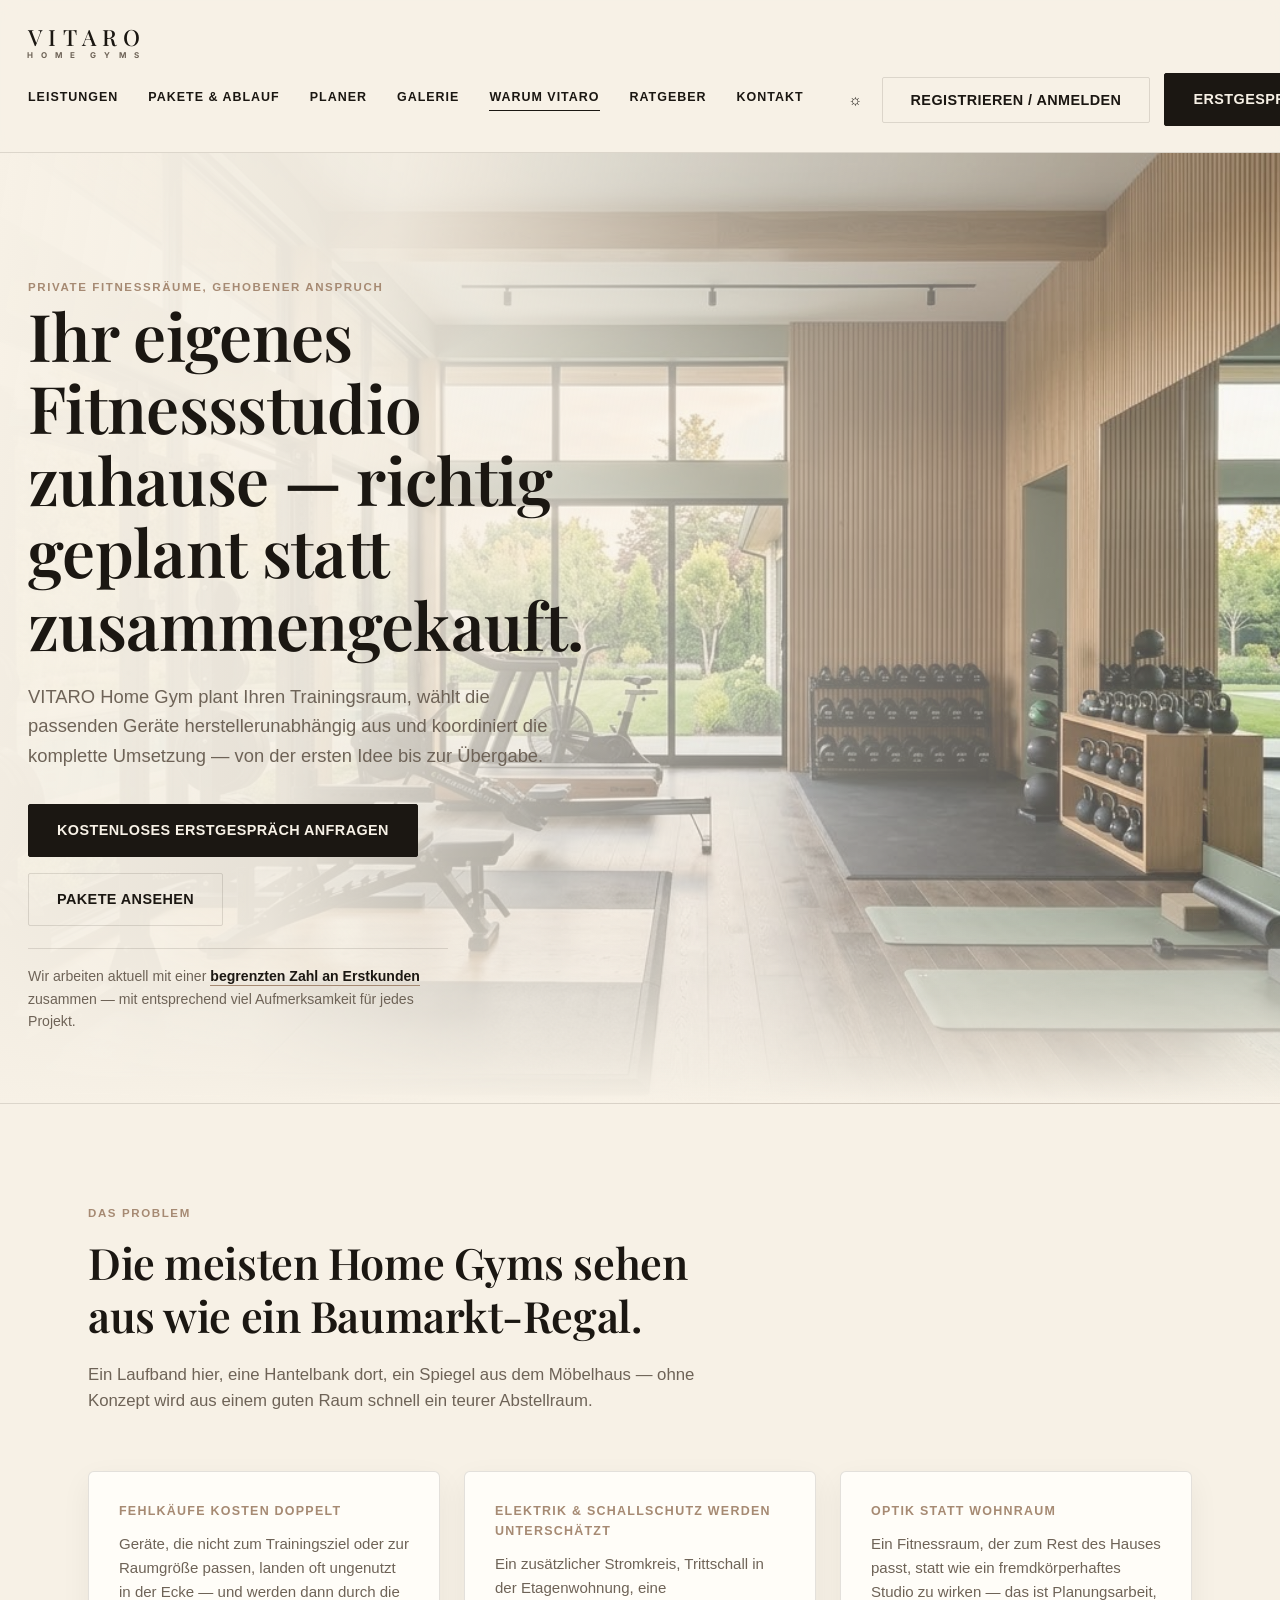
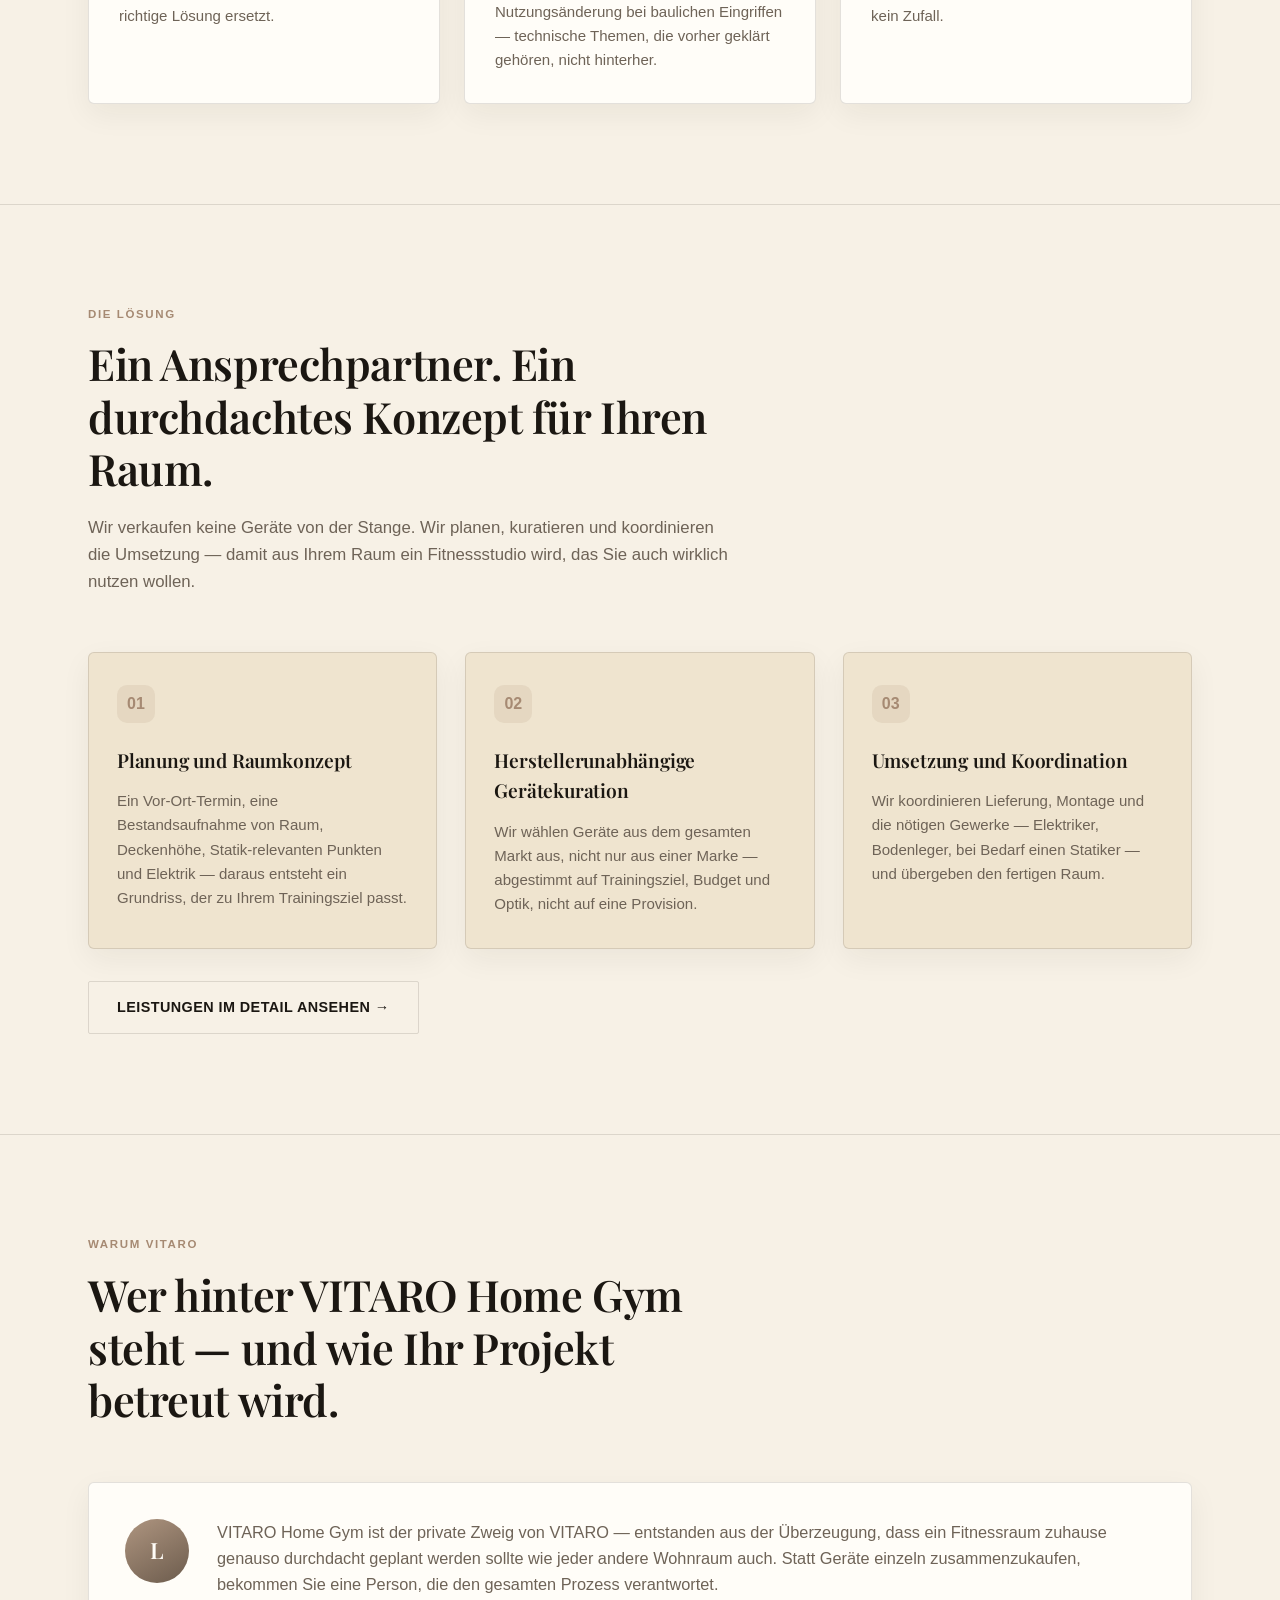
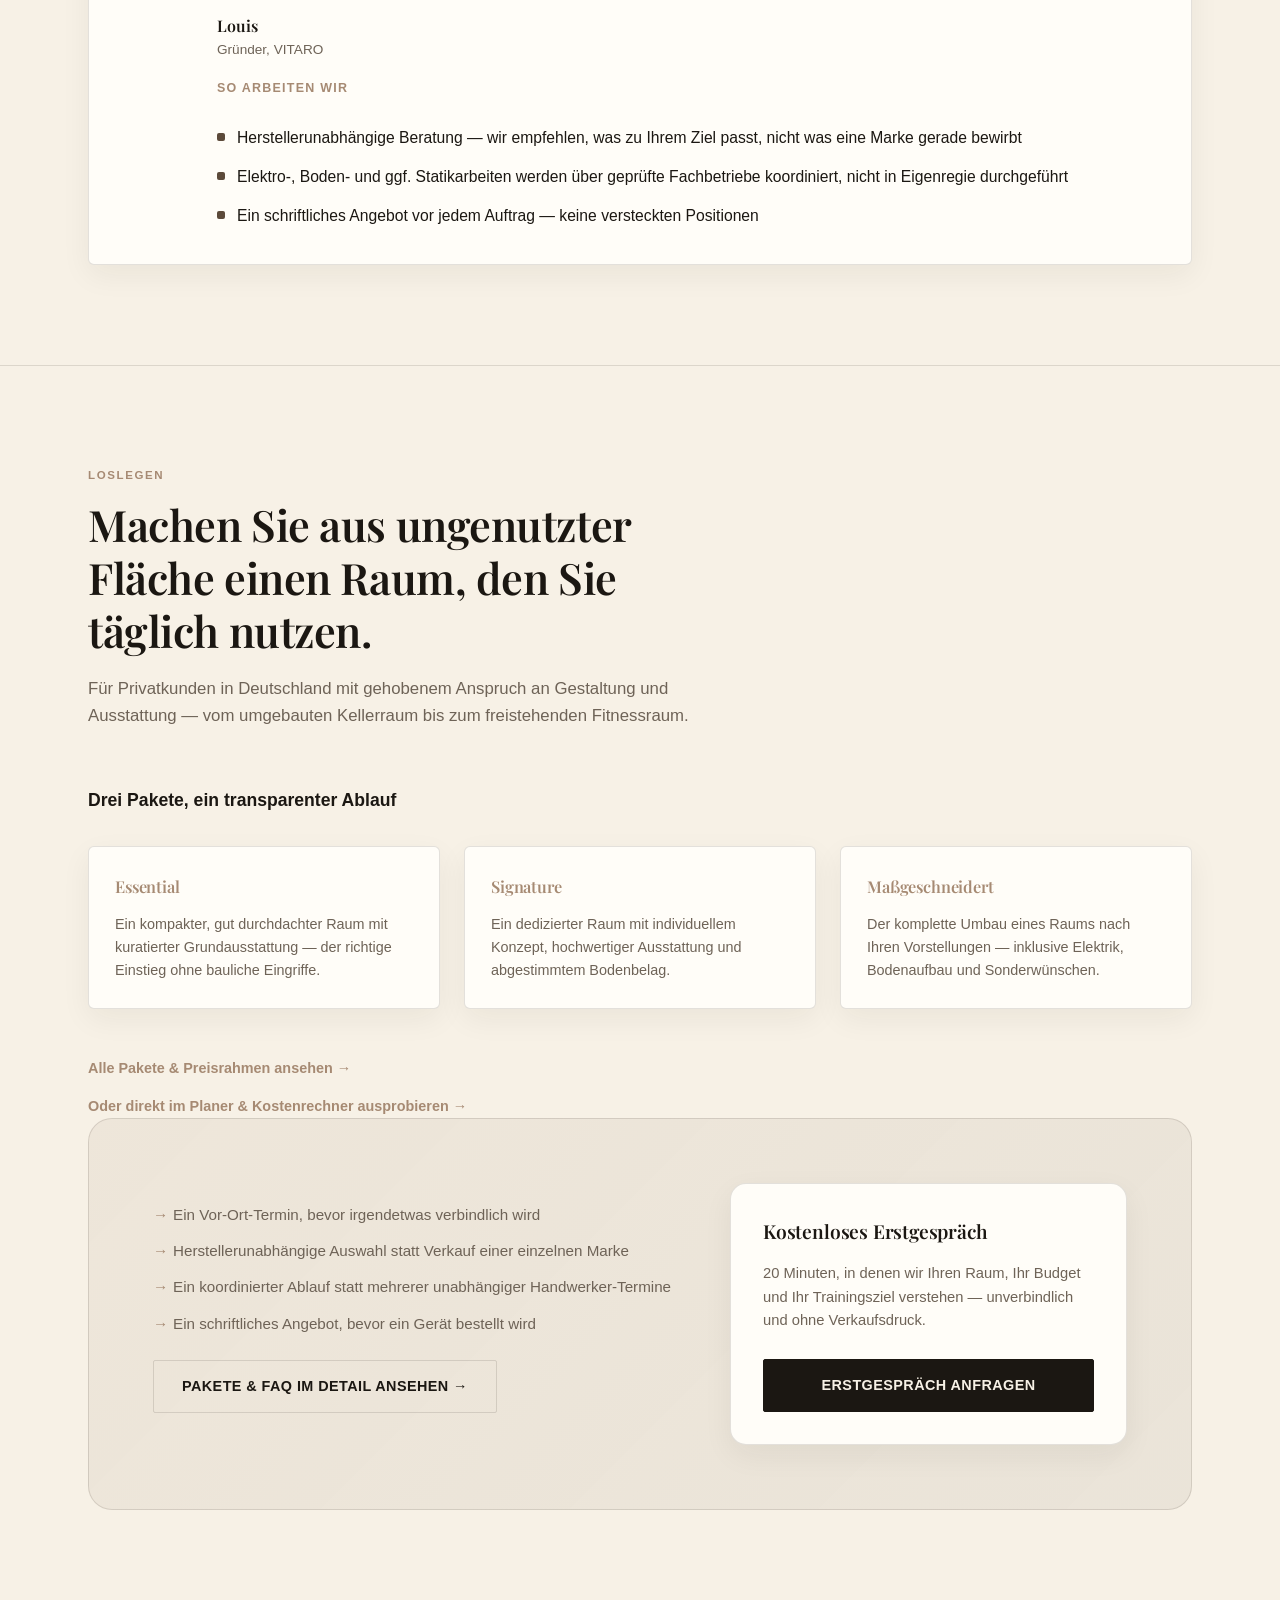
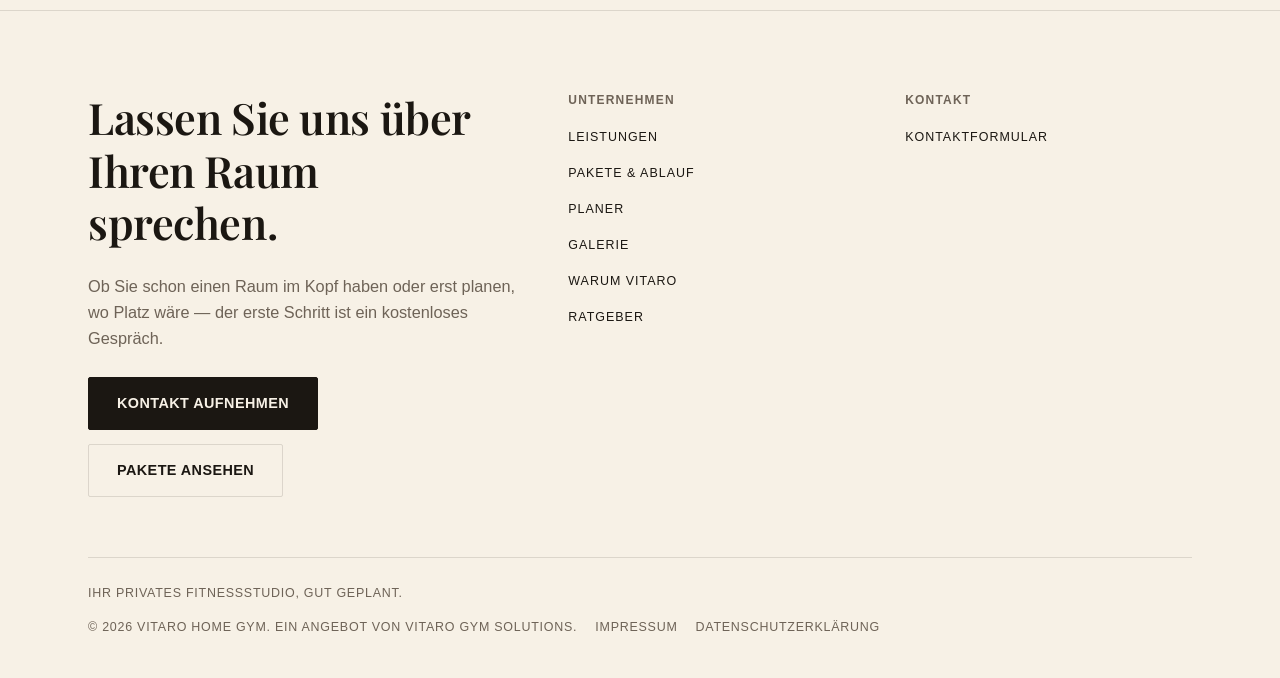
<file: index.html>
<!DOCTYPE html>
<html lang="de" data-theme="light">
<head>
  <meta name="robots" content="noindex, nofollow">
<meta charset="UTF-8">
<meta name="viewport" content="width=device-width, initial-scale=1.0">
<title>VITARO Home Gym — Ihr privates Fitnessstudio, gut geplant</title>
<meta name="description" content="VITARO Home Gym plant, kuratiert und realisiert private Fitnessräume für gehobene Ansprüche — herstellerunabhängig, aus einer Hand, von der Raumidee bis zur Übergabe.">
<link rel="canonical" href="https://vitaro-homegym.example/">
<meta property="og:type" content="website">
<meta property="og:site_name" content="VITARO Home Gym">
<meta property="og:title" content="VITARO Home Gym — Ihr privates Fitnessstudio, gut geplant">
<meta property="og:description" content="Planung, herstellerunabhängige Gerätekuration und Umsetzung für private Fitnessräume — aus einer Hand.">
<meta property="og:url" content="https://vitaro-homegym.example/">
<meta property="og:image" content="https://vitaro-homegym.example/assets/media/vitaro-homegym-hero.jpg">
<meta name="twitter:card" content="summary_large_image">
<link rel="icon" href="data:image/svg+xml,%3Csvg xmlns='http://www.w3.org/2000/svg' viewBox='0 0 100 100'%3E%3Crect width='100' height='100' rx='20' fill='%23f5efe6'/%3E%3Ctext x='50' y='69' font-size='58' font-family='Arial' font-weight='900' fill='%23181410' text-anchor='middle'%3EV%3C/text%3E%3C/svg%3E">
<script>
  (function(){
    try{
      var stored = localStorage.getItem('vitaro-theme');
      var theme;
      if(stored === 'dark' || stored === 'light'){ theme = stored; }
      else { theme = (window.matchMedia && window.matchMedia('(prefers-color-scheme: dark)').matches) ? 'dark' : 'light'; }
      document.documentElement.setAttribute('data-theme', theme);
    }catch(e){}
  })();
</script>
<link rel="preconnect" href="https://fonts.googleapis.com">
<link rel="preconnect" href="https://fonts.gstatic.com" crossorigin>
<link href="https://fonts.googleapis.com/css2?family=Playfair+Display:wght@500;600;700&family=Inter:wght@600;700&display=swap" rel="stylesheet">
<link rel="stylesheet" href="assets/css/style.css?v=40">
<script type="application/ld+json">
{
  "@context": "https://schema.org",
  "@type": "Organization",
  "name": "VITARO Home Gym",
  "url": "https://vitaro-homegym.example/",
  "description": "VITARO Home Gym plant, kuratiert und realisiert private Fitnessräume für gehobene Ansprüche, herstellerunabhängig und aus einer Hand.",
  "areaServed": "Deutschland",
  "contactPoint": {
    "@type": "ContactPoint",
    "contactType": "customer service",
    "email": "vitaro.gymsolutions@gmail.com",
    "areaServed": "DE",
    "availableLanguage": "German"
  }
}
</script>
</head>
<body class="home">

<a class="skip-link" href="#main">Zum Inhalt springen</a>

<header>
  <div class="wrap">
    <nav>
      <a class="logo" href="index.html"><span class="logo-word">VITARO</span><span class="logo-sub"><span>HOME</span><span>GYMS</span></span></a>
      <button class="menu-toggle" id="menuToggle" aria-label="Menü umschalten" aria-expanded="false" onclick="toggleMobileMenu()">
        <span></span><span></span><span></span>
      </button>
      <div class="nav-panel" id="navPanel">
        <div class="nav-links">
          <a href="leistungen.html">Leistungen</a>
          <a href="pakete.html">Pakete &amp; Ablauf</a>
          <a href="planer.html">Planer</a>
          <a href="galerie.html">Galerie</a>
          <a href="index.html#warum" class="active">Warum VITARO</a>
          <a href="ressourcen.html">Ratgeber</a>
          <a href="kontakt.html">Kontakt</a>
        </div>
        <div class="nav-cta">
          <button class="theme-toggle" onclick="toggleTheme()" aria-label="Hell-/Dunkelmodus umschalten" title="Hell-/Dunkelmodus umschalten">
            <span class="icon-dark">&#9789;</span>
            <span class="icon-light">&#9788;</span>
          </button>
          <span data-auth-slot></span>
          <a href="kontakt.html" class="btn btn-primary">Erstgespräch anfragen</a>
        </div>
      </div>
    </nav>
  </div>
</header>

<div class="nav-backdrop" id="navBackdrop" onclick="closeMobileMenu()"></div>

<main id="main">

<section class="hero">
  <div class="hero-bg" id="heroBg" role="img" aria-label="Konzept-Visualisierung: sechs private Fitnessräume in gehobenen Architektenhäusern">
    <div class="hero-bg-slide active"></div>
    <div class="hero-bg-slide" data-bg="assets/media/vitaro-homegym-2.jpg"></div>
    <div class="hero-bg-slide" data-bg="assets/media/vitaro-homegym-3.jpg"></div>
    <div class="hero-bg-slide" data-bg="assets/media/vitaro-homegym-4.jpg"></div>
    <div class="hero-bg-slide" data-bg="assets/media/vitaro-homegym-5.jpg"></div>
    <div class="hero-bg-slide" data-bg="assets/media/vitaro-homegym-6.jpg"></div>
  </div>
  <div class="hero-overlay"></div>
  <div class="wrap hero-content hero-inner">
    <span class="eyebrow">Private Fitnessräume, gehobener Anspruch</span>
    <h1>Ihr eigenes Fitnessstudio zuhause — richtig geplant statt zusammengekauft.</h1>
    <p class="lead">VITARO Home Gym plant Ihren Trainingsraum, wählt die passenden Geräte herstellerunabhängig aus und koordiniert die komplette Umsetzung — von der ersten Idee bis zur Übergabe.</p>
    <div class="hero-actions">
      <a href="kontakt.html#contactForm" class="btn btn-primary">Kostenloses Erstgespräch anfragen</a>
      <a href="pakete.html#pakete" class="btn btn-ghost">Pakete ansehen</a>
    </div>
    <p class="hero-proof">Wir arbeiten aktuell mit einer <a href="pakete.html#start">begrenzten Zahl an Erstkunden</a> zusammen — mit entsprechend viel Aufmerksamkeit für jedes Projekt.</p>
  </div>
</section>

<section id="problem">
  <div class="wrap">
    <div class="section-head">
      <span class="eyebrow">Das Problem</span>
      <h2>Die meisten Home Gyms sehen aus wie ein Baumarkt-Regal.</h2>
      <p>Ein Laufband hier, eine Hantelbank dort, ein Spiegel aus dem Möbelhaus — ohne Konzept wird aus einem guten Raum schnell ein teurer Abstellraum.</p>
    </div>
    <div class="problem-grid">
      <div class="problem-card">
        <h4>Fehlkäufe kosten doppelt</h4>
        <p>Geräte, die nicht zum Trainingsziel oder zur Raumgröße passen, landen oft ungenutzt in der Ecke — und werden dann durch die richtige Lösung ersetzt.</p>
      </div>
      <div class="problem-card">
        <h4>Elektrik &amp; Schallschutz werden unterschätzt</h4>
        <p>Ein zusätzlicher Stromkreis, Trittschall in der Etagenwohnung, eine Nutzungsänderung bei baulichen Eingriffen — technische Themen, die vorher geklärt gehören, nicht hinterher.</p>
      </div>
      <div class="problem-card">
        <h4>Optik statt Wohnraum</h4>
        <p>Ein Fitnessraum, der zum Rest des Hauses passt, statt wie ein fremdkörperhaftes Studio zu wirken — das ist Planungsarbeit, kein Zufall.</p>
      </div>
    </div>
  </div>
</section>

<section id="concept">
  <div class="wrap">
    <div class="section-head">
      <span class="eyebrow">Die Lösung</span>
      <h2>Ein Ansprechpartner. Ein durchdachtes Konzept für Ihren Raum.</h2>
      <p>Wir verkaufen keine Geräte von der Stange. Wir planen, kuratieren und koordinieren die Umsetzung — damit aus Ihrem Raum ein Fitnessstudio wird, das Sie auch wirklich nutzen wollen.</p>
    </div>
    <div class="steps">
      <div class="step">
        <div class="num">01</div>
        <h3>Planung und Raumkonzept</h3>
        <p>Ein Vor-Ort-Termin, eine Bestandsaufnahme von Raum, Deckenhöhe, Statik-relevanten Punkten und Elektrik — daraus entsteht ein Grundriss, der zu Ihrem Trainingsziel passt.</p>
      </div>
      <div class="step">
        <div class="num">02</div>
        <h3>Herstellerunabhängige Gerätekuration</h3>
        <p>Wir wählen Geräte aus dem gesamten Markt aus, nicht nur aus einer Marke — abgestimmt auf Trainingsziel, Budget und Optik, nicht auf eine Provision.</p>
      </div>
      <div class="step">
        <div class="num">03</div>
        <h3>Umsetzung und Koordination</h3>
        <p>Wir koordinieren Lieferung, Montage und die nötigen Gewerke — Elektriker, Bodenleger, bei Bedarf einen Statiker — und übergeben den fertigen Raum.</p>
      </div>
    </div>
    <p style="margin-top:32px;"><a href="leistungen.html" class="btn btn-ghost">Leistungen im Detail ansehen →</a></p>
  </div>
</section>

<section id="warum">
  <div class="wrap">
    <div class="section-head">
      <span class="eyebrow">Warum VITARO</span>
      <h2>Wer hinter VITARO Home Gym steht — und wie Ihr Projekt betreut wird.</h2>
    </div>
    <div class="founder-block">
      <div class="founder-avatar">L</div>
      <div>
        <p>VITARO Home Gym ist der private Zweig von VITARO — entstanden aus der Überzeugung, dass ein Fitnessraum zuhause genauso durchdacht geplant werden sollte wie jeder andere Wohnraum auch. Statt Geräte einzeln zusammenzukaufen, bekommen Sie eine Person, die den gesamten Prozess verantwortet.</p>
        <div class="founder-name">Louis</div>
        <div class="founder-role">Gründer, VITARO</div>
        <div class="founder-ops">
          <h4>So arbeiten wir</h4>
          <ul class="checklist">
            <li>Herstellerunabhängige Beratung — wir empfehlen, was zu Ihrem Ziel passt, nicht was eine Marke gerade bewirbt</li>
            <li>Elektro-, Boden- und ggf. Statikarbeiten werden über geprüfte Fachbetriebe koordiniert, nicht in Eigenregie durchgeführt</li>
            <li>Ein schriftliches Angebot vor jedem Auftrag — keine versteckten Positionen</li>
          </ul>
        </div>
      </div>
    </div>
  </div>
</section>

<section id="start">
  <div class="wrap">
    <div class="section-head">
      <span class="eyebrow">Loslegen</span>
      <h2>Machen Sie aus ungenutzter Fläche einen Raum, den Sie täglich nutzen.</h2>
      <p>Für Privatkunden in Deutschland mit gehobenem Anspruch an Gestaltung und Ausstattung — vom umgebauten Kellerraum bis zum freistehenden Fitnessraum.</p>
    </div>

    <div class="models-title">Drei Pakete, ein transparenter Ablauf</div>
    <div class="models-grid">
      <div class="model-card">
        <h3>Essential</h3>
        <p>Ein kompakter, gut durchdachter Raum mit kuratierter Grundausstattung — der richtige Einstieg ohne bauliche Eingriffe.</p>
      </div>
      <div class="model-card">
        <h3>Signature</h3>
        <p>Ein dedizierter Raum mit individuellem Konzept, hochwertiger Ausstattung und abgestimmtem Bodenbelag.</p>
      </div>
      <div class="model-card">
        <h3>Maßgeschneidert</h3>
        <p>Der komplette Umbau eines Raums nach Ihren Vorstellungen — inklusive Elektrik, Bodenaufbau und Sonderwünschen.</p>
      </div>
    </div>

    <p class="model-price-teaser"><a href="pakete.html#pakete">Alle Pakete &amp; Preisrahmen ansehen →</a></p>
    <p class="model-price-teaser"><a href="planer.html">Oder direkt im Planer &amp; Kostenrechner ausprobieren →</a></p>

    <div class="partner-band">
      <div>
        <ul>
          <li>Ein Vor-Ort-Termin, bevor irgendetwas verbindlich wird</li>
          <li>Herstellerunabhängige Auswahl statt Verkauf einer einzelnen Marke</li>
          <li>Ein koordinierter Ablauf statt mehrerer unabhängiger Handwerker-Termine</li>
          <li>Ein schriftliches Angebot, bevor ein Gerät bestellt wird</li>
        </ul>
        <p style="margin-top:24px;display:flex;gap:14px;flex-wrap:wrap;"><a href="pakete.html" class="btn btn-ghost">Pakete &amp; FAQ im Detail ansehen →</a></p>
      </div>
      <div>
        <div class="partner-card">
          <h3>Kostenloses Erstgespräch</h3>
          <p>20 Minuten, in denen wir Ihren Raum, Ihr Budget und Ihr Trainingsziel verstehen — unverbindlich und ohne Verkaufsdruck.</p>
          <a href="kontakt.html#contactForm" class="btn btn-primary" style="width:100%;justify-content:center;">Erstgespräch anfragen</a>
        </div>
      </div>
    </div>
  </div>
</section>

</main>

<footer id="contact">
  <div class="wrap">
    <div class="footer-top">
      <div>
        <h2>Lassen Sie uns über Ihren Raum sprechen.</h2>
        <p>Ob Sie schon einen Raum im Kopf haben oder erst planen, wo Platz wäre — der erste Schritt ist ein kostenloses Gespräch.</p>
        <div style="margin-top:26px;display:flex;gap:14px;flex-wrap:wrap;">
          <a href="kontakt.html#contactForm" class="btn btn-primary">Kontakt aufnehmen</a>
          <a href="pakete.html" class="btn btn-ghost">Pakete ansehen</a>
        </div>
      </div>
      <div class="footer-col">
        <h4>Unternehmen</h4>
        <a href="leistungen.html">Leistungen</a>
        <a href="pakete.html">Pakete &amp; Ablauf</a>
        <a href="planer.html">Planer</a>
        <a href="galerie.html">Galerie</a>
        <a href="index.html#warum">Warum VITARO</a>
        <a href="ressourcen.html">Ratgeber</a>
      </div>
      <div class="footer-col">
        <h4>Kontakt</h4>
        <a href="kontakt.html">Kontaktformular</a>
      </div>
    </div>
    <div class="footer-bottom">
      <span>Ihr privates Fitnessstudio, gut geplant.</span>
      <div class="footer-legal">
        <span>© 2026 VITARO Home Gym. Ein Angebot von Vitaro Gym Solutions.</span>
        <a href="impressum.html">Impressum</a>
        <a href="datenschutz.html">Datenschutzerklärung</a>
      </div>
    </div>
  </div>
</footer>

<script src="assets/js/main.js?v=10"></script>
<script src="assets/js/auth.js?v=5"></script>
</body>
</html>
</file>
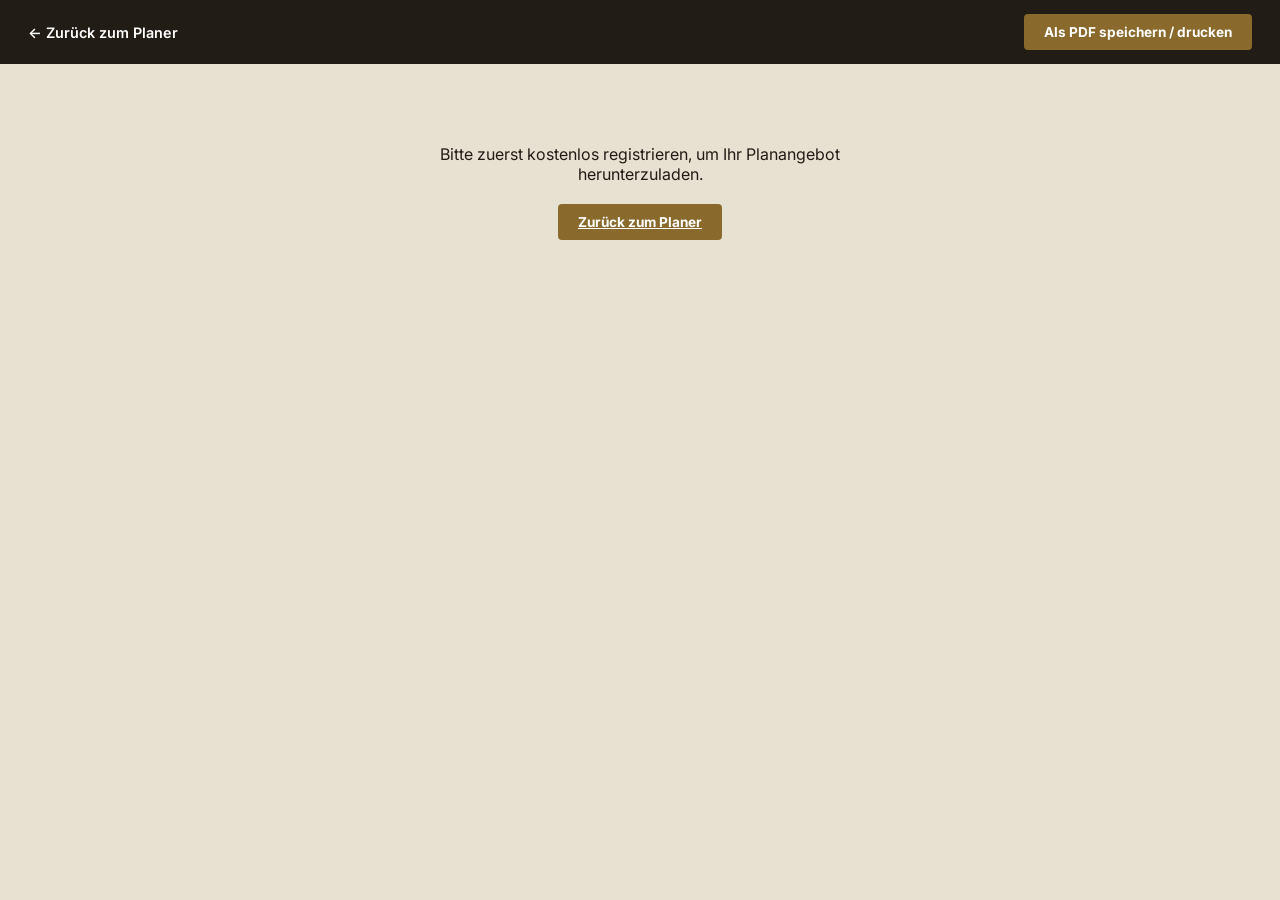
<file: angebot.html>
<!DOCTYPE html>
<html lang="de" data-theme="light">
<head>
<meta charset="UTF-8">
<meta name="viewport" content="width=device-width, initial-scale=1.0">
<title>Planangebot — VITARO Home Gym</title>
<meta name="robots" content="noindex, nofollow">
<link rel="icon" href="data:image/svg+xml,%3Csvg xmlns='http://www.w3.org/2000/svg' viewBox='0 0 100 100'%3E%3Crect width='100' height='100' rx='20' fill='%23f5efe6'/%3E%3Ctext x='50' y='69' font-size='58' font-family='Arial' font-weight='900' fill='%23181410' text-anchor='middle'%3EV%3C/text%3E%3C/svg%3E">
<link rel="preconnect" href="https://fonts.googleapis.com">
<link rel="preconnect" href="https://fonts.gstatic.com" crossorigin>
<link href="https://fonts.googleapis.com/css2?family=Playfair+Display:wght@500;600;700&family=Inter:wght@400;600;700&display=swap" rel="stylesheet">
<link rel="stylesheet" href="assets/css/angebot.css?v=1">
</head>
<body>

<div class="toolbar no-print">
  <a href="planer.html">← Zurück zum Planer</a>
  <div class="toolbar-actions">
    <span id="toolbarStatus"></span>
    <button type="button" id="printBtn" class="btn-print">Als PDF speichern / drucken</button>
  </div>
</div>

<div id="offerRoot" hidden>

<section class="page" id="page1">
  <header class="offer-header">
    <div class="offer-logo">VITARO <span>HOME GYMS</span></div>
    <div class="offer-header-meta">
      <div>Planangebot</div>
      <div id="offerDate"></div>
      <div id="offerNumber"></div>
    </div>
  </header>

  <div class="offer-customer">
    <div><span>Erstellt für</span><b id="offerCustomerName">—</b></div>
    <div><span>Raum</span><b id="offerRoomSize">—</b></div>
    <div><span>Paket</span><b id="offerPackage">—</b></div>
  </div>

  <h1 class="offer-title">Ihr Grundriss</h1>
  <div class="offer-plan-wrap">
    <svg id="offerPlanSvg" viewBox="0 0 100 100" preserveAspectRatio="xMidYMid meet"></svg>
  </div>
  <div class="offer-legend">
    <span><i class="legend-swatch" data-tier="budget"></i> Einstieg</span>
    <span><i class="legend-swatch" data-tier="premium"></i> Premium</span>
    <span class="offer-legend-note">Maße sind Planungsrichtwerte — verbindlich wird es nach dem Vor-Ort-Termin.</span>
  </div>

  <footer class="offer-footer">
    <span>VITARO Home Gym — Vitaro Gym Solutions</span>
    <span>Seite 1 / 2</span>
  </footer>
</section>

<section class="page" id="page2">
  <header class="offer-header offer-header-sm">
    <div class="offer-logo">VITARO <span>HOME GYMS</span></div>
    <div class="offer-header-meta">
      <div>Kostenaufstellung</div>
      <div id="offerDate2"></div>
    </div>
  </header>

  <h1 class="offer-title">Ihre Kostenaufstellung</h1>

  <table class="offer-table">
    <thead>
      <tr><th>Position</th><th>Marke / Modell</th><th>Stufe</th><th>Menge</th><th>Preis</th></tr>
    </thead>
    <tbody id="offerTableBody"></tbody>
  </table>

  <div class="offer-summary">
    <div class="offer-summary-row"><span>Gerätesumme (inkl. MwSt., Händlerpreise)</span><b id="sumEquipment"></b></div>
    <div class="offer-summary-row" id="rowServiceNet"><span id="serviceNetLabel"></span><b id="sumServiceNet"></b></div>
    <div class="offer-summary-row" id="rowServiceVat"><span>zzgl. 19&nbsp;% MwSt. auf Servicepauschale</span><b id="sumServiceVat"></b></div>
    <div class="offer-summary-row is-total"><span>Gesamtsumme (brutto)</span><b id="sumTotal"></b></div>
  </div>

  <div class="offer-package-box" id="offerPackageBox">
    <h3 id="offerPackageTitle"></h3>
    <p id="offerPackageTagline"></p>
    <ul id="offerPackageIncludes"></ul>
  </div>

  <p class="offer-validity">Dieses Planangebot ist eine automatisch erstellte, indikative Kostenschätzung auf Basis Ihrer Auswahl im VITARO-Planer — kein rechtsverbindliches Angebot. Preise sind Verkaufspreise unserer laufenden Marktbeobachtung deutscher Händler zum Erstellungsdatum, ohne Versand. Die verbindliche Zahl inklusive Liefertermin steht im schriftlichen Angebot nach dem kostenlosen Vor-Ort-Termin. Gültigkeit dieser Schätzung: 14 Tage ab Erstellungsdatum.</p>

  <div class="offer-signoff">
    <div>
      <div class="offer-signoff-line"></div>
      <span>Ort, Datum</span>
    </div>
    <div>
      <div class="offer-signoff-line"></div>
      <span>VITARO Home Gym</span>
    </div>
  </div>

  <footer class="offer-footer">
    <span>Vitaro Gym Solutions — kontakt@vitaro-homegym.example</span>
    <span>Seite 2 / 2</span>
  </footer>
</section>

</div>

<div id="offerEmpty" class="toolbar-empty no-print" hidden>
  <p>Noch keine Planung vorhanden oder nicht angemeldet.</p>
  <a href="planer.html" class="btn-print">Zurück zum Planer</a>
</div>

<script src="assets/js/equipment-data.js?v=6"></script>
<script src="assets/js/equipment-icons.js?v=1"></script>
<script src="assets/js/pricing-config.js?v=1"></script>
<script src="assets/js/auth.js?v=5"></script>
<script src="assets/js/angebot.js?v=1"></script>
</body>
</html>
</file>
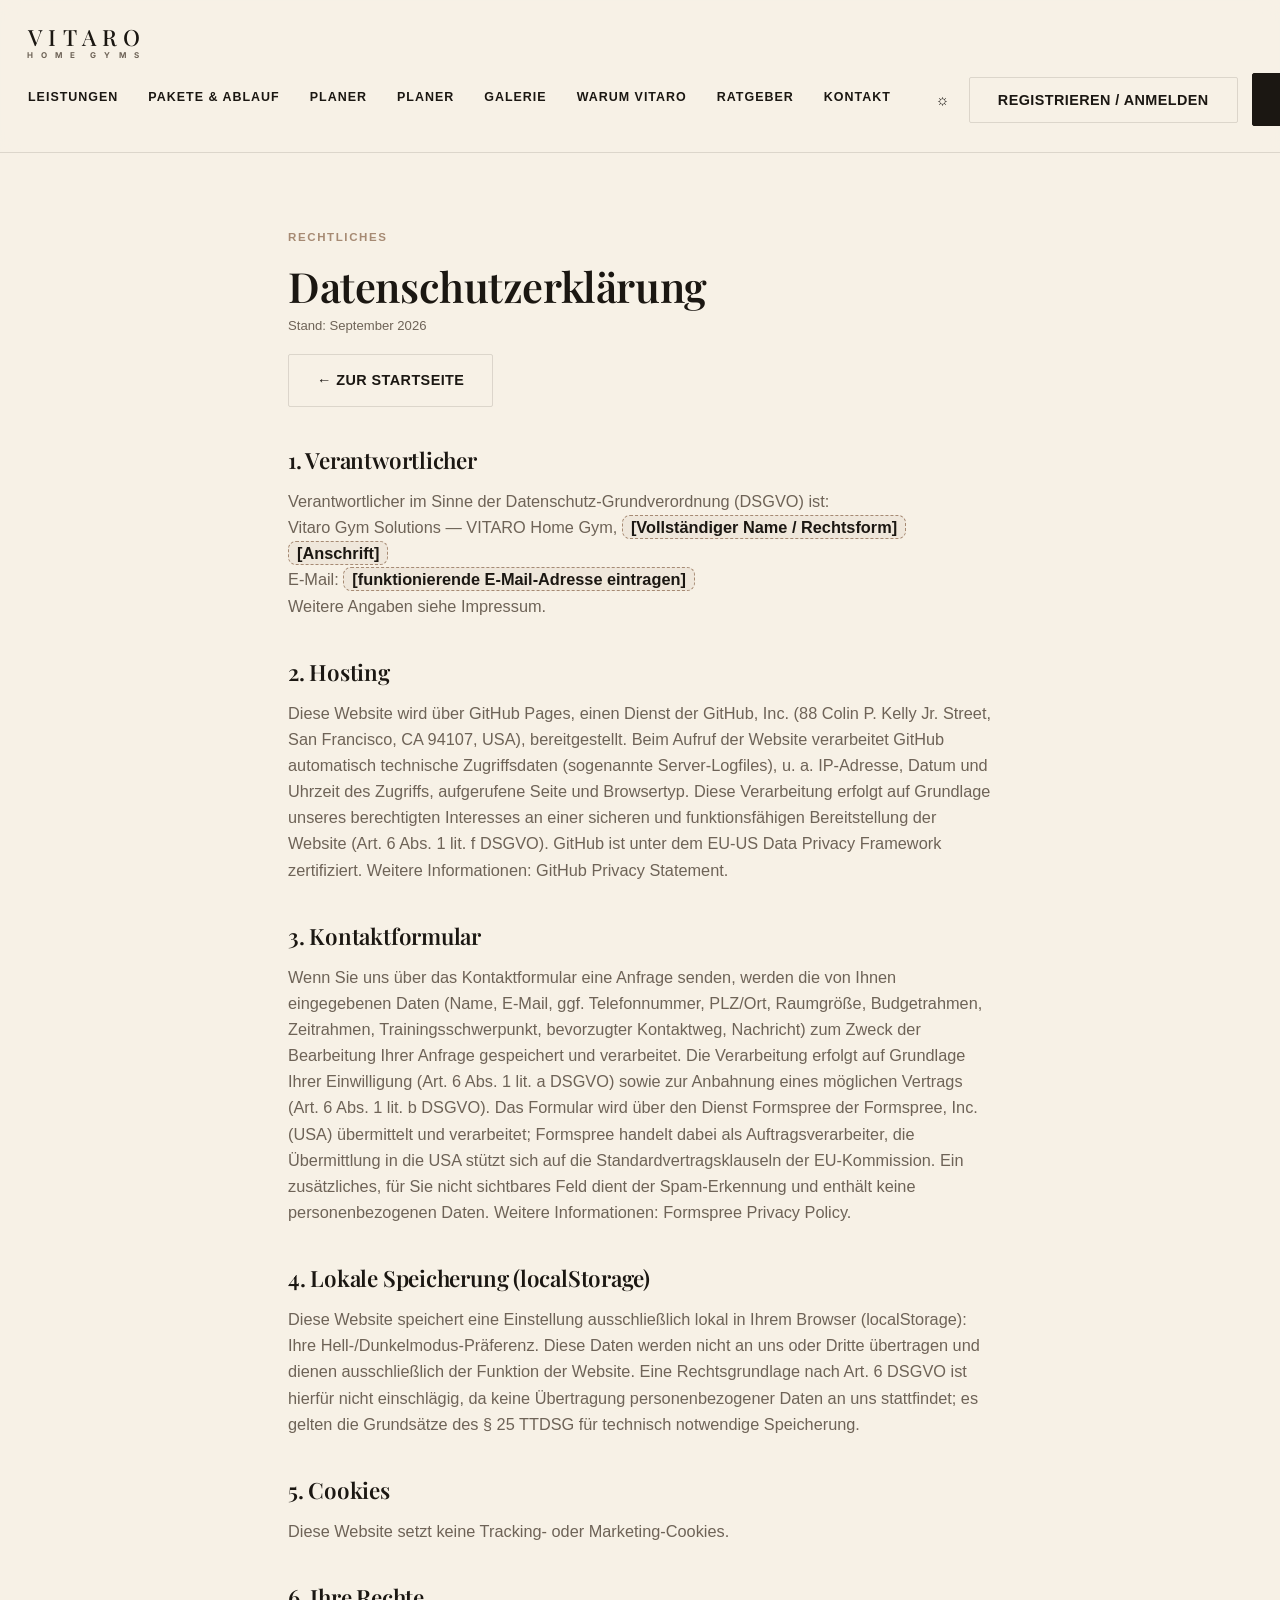
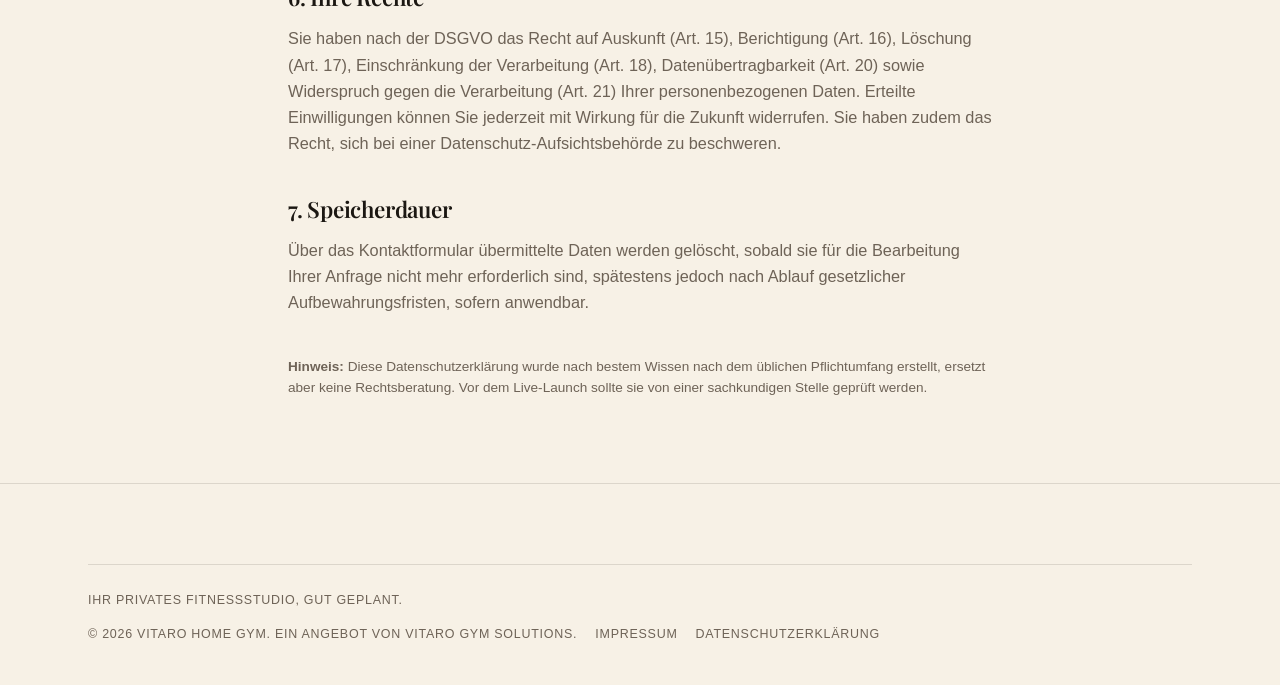
<file: datenschutz.html>
<!DOCTYPE html>
<html lang="de" data-theme="light">
<head>
<meta charset="UTF-8">
<meta name="viewport" content="width=device-width, initial-scale=1.0">
<title>Datenschutzerklärung — VITARO Home Gym</title>
<meta name="description" content="Datenschutzerklärung von VITARO Home Gym gemäß DSGVO.">
<meta name="robots" content="noindex">
<link rel="canonical" href="https://vitaro-homegym.example/datenschutz.html">
<link rel="icon" href="data:image/svg+xml,%3Csvg xmlns='http://www.w3.org/2000/svg' viewBox='0 0 100 100'%3E%3Crect width='100' height='100' rx='20' fill='%23f5efe6'/%3E%3Ctext x='50' y='69' font-size='58' font-family='Arial' font-weight='900' fill='%23181410' text-anchor='middle'%3EV%3C/text%3E%3C/svg%3E">
<script>
  (function(){
    try{
      var stored = localStorage.getItem('vitaro-theme');
      var theme;
      if(stored === 'dark' || stored === 'light'){ theme = stored; }
      else { theme = (window.matchMedia && window.matchMedia('(prefers-color-scheme: dark)').matches) ? 'dark' : 'light'; }
      document.documentElement.setAttribute('data-theme', theme);
    }catch(e){}
  })();
</script>
<link rel="preconnect" href="https://fonts.googleapis.com">
<link rel="preconnect" href="https://fonts.gstatic.com" crossorigin>
<link href="https://fonts.googleapis.com/css2?family=Playfair+Display:wght@500;600;700&family=Inter:wght@600;700&display=swap" rel="stylesheet">
<link rel="stylesheet" href="assets/css/style.css?v=40">
</head>
<body>

<a class="skip-link" href="#main">Zum Inhalt springen</a>

<header>
  <div class="wrap">
    <nav>
      <a class="logo" href="index.html"><span class="logo-word">VITARO</span><span class="logo-sub"><span>HOME</span><span>GYMS</span></span></a>
      <button class="menu-toggle" id="menuToggle" aria-label="Menü umschalten" aria-expanded="false" onclick="toggleMobileMenu()">
        <span></span><span></span><span></span>
      </button>
      <div class="nav-panel" id="navPanel">
        <div class="nav-links">
          <a href="leistungen.html">Leistungen</a>
          <a href="pakete.html">Pakete &amp; Ablauf</a>
        <a href="planer.html">Planer</a>
          <a href="planer.html">Planer</a>
          <a href="galerie.html">Galerie</a>
          <a href="index.html#warum">Warum VITARO</a>
          <a href="ressourcen.html">Ratgeber</a>
          <a href="kontakt.html">Kontakt</a>
        </div>
        <div class="nav-cta">
          <button class="theme-toggle" onclick="toggleTheme()" aria-label="Hell-/Dunkelmodus umschalten" title="Hell-/Dunkelmodus umschalten">
            <span class="icon-dark">&#9789;</span><span class="icon-light">&#9788;</span>
          </button>
          <span data-auth-slot></span>
          <a href="kontakt.html" class="btn btn-primary">Erstgespräch anfragen</a>
        </div>
      </div>
    </nav>
  </div>
</header>

<div class="nav-backdrop" id="navBackdrop" onclick="closeMobileMenu()"></div>

<main id="main">
<section class="section-tight">
  <div class="wrap legal-content">
    <span class="eyebrow">Rechtliches</span>
    <h1 style="margin:14px 0 6px;font-size:clamp(1.5rem,4vw,2.6rem);">Datenschutzerklärung</h1>
    <p class="legal-updated">Stand: September 2026</p>
    <p style="margin:18px 0 0;"><a href="index.html" class="btn btn-ghost">← Zur Startseite</a></p>

    <h2>1. Verantwortlicher</h2>
    <p>
      Verantwortlicher im Sinne der Datenschutz-Grundverordnung (DSGVO) ist:<br>
      Vitaro Gym Solutions — VITARO Home Gym, <span class="legal-placeholder">[Vollständiger Name / Rechtsform]</span><br>
      <span class="legal-placeholder">[Anschrift]</span><br>
      E-Mail: <span class="legal-placeholder">[funktionierende E-Mail-Adresse eintragen]</span><br>
      Weitere Angaben siehe <a href="impressum.html">Impressum</a>.
    </p>

    <h2>2. Hosting</h2>
    <p>
      Diese Website wird über GitHub Pages, einen Dienst der GitHub, Inc. (88 Colin P. Kelly Jr. Street, San Francisco,
      CA 94107, USA), bereitgestellt. Beim Aufruf der Website verarbeitet GitHub automatisch technische Zugriffsdaten
      (sogenannte Server-Logfiles), u. a. IP-Adresse, Datum und Uhrzeit des Zugriffs, aufgerufene Seite und Browsertyp.
      Diese Verarbeitung erfolgt auf Grundlage unseres berechtigten Interesses an einer sicheren und funktionsfähigen
      Bereitstellung der Website (Art. 6 Abs. 1 lit. f DSGVO). GitHub ist unter dem EU-US Data Privacy Framework
      zertifiziert. Weitere Informationen:
      <a href="https://docs.github.com/site-policy/privacy-policies/github-general-privacy-statement" target="_blank" rel="noopener">GitHub Privacy Statement</a>.
    </p>

    <h2>3. Kontaktformular</h2>
    <p>
      Wenn Sie uns über das Kontaktformular eine Anfrage senden, werden die von Ihnen eingegebenen Daten (Name,
      E-Mail, ggf. Telefonnummer, PLZ/Ort, Raumgröße, Budgetrahmen, Zeitrahmen, Trainingsschwerpunkt, bevorzugter
      Kontaktweg, Nachricht) zum Zweck der Bearbeitung Ihrer Anfrage gespeichert und verarbeitet. Die Verarbeitung
      erfolgt auf Grundlage Ihrer Einwilligung (Art. 6 Abs. 1 lit. a DSGVO) sowie zur Anbahnung eines möglichen
      Vertrags (Art. 6 Abs. 1 lit. b DSGVO). Das Formular wird über den Dienst Formspree der Formspree, Inc. (USA)
      übermittelt und verarbeitet; Formspree handelt dabei als Auftragsverarbeiter, die Übermittlung in die USA
      stützt sich auf die Standardvertragsklauseln der EU-Kommission. Ein zusätzliches, für Sie nicht sichtbares Feld
      dient der Spam-Erkennung und enthält keine personenbezogenen Daten. Weitere Informationen:
      <a href="https://formspree.io/legal/privacy-policy/" target="_blank" rel="noopener">Formspree Privacy Policy</a>.
    </p>

    <h2>4. Lokale Speicherung (localStorage)</h2>
    <p>
      Diese Website speichert eine Einstellung ausschließlich lokal in Ihrem Browser (localStorage): Ihre
      Hell-/Dunkelmodus-Präferenz. Diese Daten werden nicht an uns oder Dritte übertragen und dienen ausschließlich
      der Funktion der Website. Eine Rechtsgrundlage nach Art. 6 DSGVO ist hierfür nicht einschlägig, da keine
      Übertragung personenbezogener Daten an uns stattfindet; es gelten die Grundsätze des § 25 TTDSG für technisch
      notwendige Speicherung.
    </p>

    <h2>5. Cookies</h2>
    <p>
      Diese Website setzt keine Tracking- oder Marketing-Cookies.
    </p>

    <h2>6. Ihre Rechte</h2>
    <p>
      Sie haben nach der DSGVO das Recht auf Auskunft (Art. 15), Berichtigung (Art. 16), Löschung (Art. 17),
      Einschränkung der Verarbeitung (Art. 18), Datenübertragbarkeit (Art. 20) sowie Widerspruch gegen die
      Verarbeitung (Art. 21) Ihrer personenbezogenen Daten. Erteilte Einwilligungen können Sie jederzeit mit Wirkung
      für die Zukunft widerrufen. Sie haben zudem das Recht, sich bei einer Datenschutz-Aufsichtsbehörde zu
      beschweren.
    </p>

    <h2>7. Speicherdauer</h2>
    <p>
      Über das Kontaktformular übermittelte Daten werden gelöscht, sobald sie für die Bearbeitung Ihrer Anfrage
      nicht mehr erforderlich sind, spätestens jedoch nach Ablauf gesetzlicher Aufbewahrungsfristen, sofern
      anwendbar.
    </p>

    <p style="margin-top:40px;font-size:.85rem;">
      <strong>Hinweis:</strong> Diese Datenschutzerklärung wurde nach bestem Wissen nach dem üblichen Pflichtumfang
      erstellt, ersetzt aber keine Rechtsberatung. Vor dem Live-Launch sollte sie von einer sachkundigen Stelle
      geprüft werden.
    </p>
  </div>
</section>
</main>

<footer id="contact">
  <div class="wrap">
    <div class="footer-bottom">
      <span>Ihr privates Fitnessstudio, gut geplant.</span>
      <div class="footer-legal">
        <span>© 2026 VITARO Home Gym. Ein Angebot von Vitaro Gym Solutions.</span>
        <a href="impressum.html">Impressum</a>
        <a href="datenschutz.html">Datenschutzerklärung</a>
      </div>
    </div>
  </div>
</footer>

<script src="assets/js/main.js?v=10"></script>
<script src="assets/js/auth.js?v=5"></script>
</body>
</html>
</file>
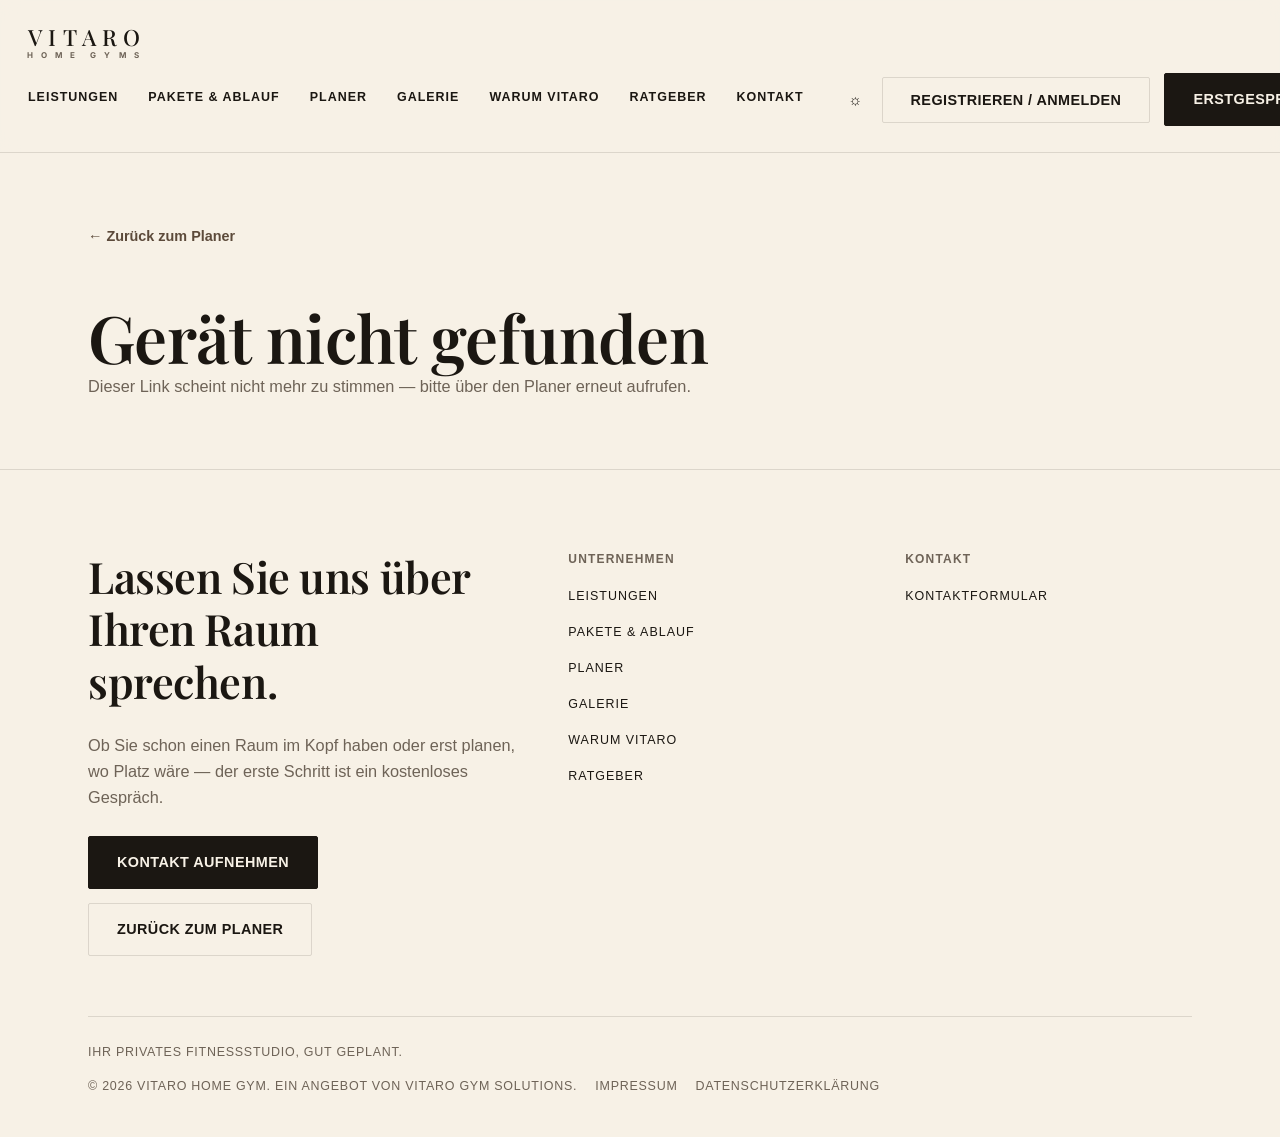
<file: geraet.html>
<!DOCTYPE html>
<html lang="de" data-theme="light">
<head>
<meta charset="UTF-8">
<meta name="viewport" content="width=device-width, initial-scale=1.0">
<title>Gerätedetails — VITARO Home Gym</title>
<meta name="description" content="Details, Bild und Preis zu einem Gerät aus dem VITARO Einkaufsdossier — Teil des Planers &amp; Kostenrechners.">
<meta name="robots" content="noindex, follow">
<link rel="icon" href="data:image/svg+xml,%3Csvg xmlns='http://www.w3.org/2000/svg' viewBox='0 0 100 100'%3E%3Crect width='100' height='100' rx='20' fill='%23f5efe6'/%3E%3Ctext x='50' y='69' font-size='58' font-family='Arial' font-weight='900' fill='%23181410' text-anchor='middle'%3EV%3C/text%3E%3C/svg%3E">
<script>
  (function(){
    try{
      var stored = localStorage.getItem('vitaro-theme');
      var theme;
      if(stored === 'dark' || stored === 'light'){ theme = stored; }
      else { theme = (window.matchMedia && window.matchMedia('(prefers-color-scheme: dark)').matches) ? 'dark' : 'light'; }
      document.documentElement.setAttribute('data-theme', theme);
    }catch(e){}
  })();
</script>
<link rel="preconnect" href="https://fonts.googleapis.com">
<link rel="preconnect" href="https://fonts.gstatic.com" crossorigin>
<link href="https://fonts.googleapis.com/css2?family=Playfair+Display:wght@500;600;700&family=Inter:wght@600;700&display=swap" rel="stylesheet">
<link rel="stylesheet" href="assets/css/style.css?v=40">
</head>
<body>

<a class="skip-link" href="#main">Zum Inhalt springen</a>

<header>
  <div class="wrap">
    <nav>
      <a class="logo" href="index.html"><span class="logo-word">VITARO</span><span class="logo-sub"><span>HOME</span><span>GYMS</span></span></a>
      <button class="menu-toggle" id="menuToggle" aria-label="Menü umschalten" aria-expanded="false" onclick="toggleMobileMenu()">
        <span></span><span></span><span></span>
      </button>
      <div class="nav-panel" id="navPanel">
        <div class="nav-links">
          <a href="leistungen.html">Leistungen</a>
          <a href="pakete.html">Pakete &amp; Ablauf</a>
          <a href="planer.html">Planer</a>
          <a href="galerie.html">Galerie</a>
          <a href="index.html#warum">Warum VITARO</a>
          <a href="ressourcen.html">Ratgeber</a>
          <a href="kontakt.html">Kontakt</a>
        </div>
        <div class="nav-cta">
          <button class="theme-toggle" onclick="toggleTheme()" aria-label="Hell-/Dunkelmodus umschalten" title="Hell-/Dunkelmodus umschalten">
            <span class="icon-dark">&#9789;</span><span class="icon-light">&#9788;</span>
          </button>
          <span data-auth-slot></span>
          <a href="kontakt.html" class="btn btn-primary">Erstgespräch anfragen</a>
        </div>
      </div>
    </nav>
  </div>
</header>

<div class="nav-backdrop" id="navBackdrop" onclick="closeMobileMenu()"></div>

<main id="main">
<section class="section-tight">
  <div class="wrap">
    <a href="planer.html" class="geraet-back" id="backToPlanner">← Zurück zum Planer</a>

    <div id="geraetContent" class="geraet-layout" hidden>
      <div class="geraet-media">
        <img id="geraetImg" src="" alt="">
      </div>
      <div class="geraet-info">
        <span class="eyebrow" id="geraetCategory"></span>
        <div class="geraet-title-row">
          <h1 id="geraetModel"></h1>
          <span class="planner-tier-pill" id="geraetTierPill" data-tier="budget"></span>
        </div>
        <p class="geraet-brand" id="geraetBrand"></p>
        <div class="geraet-price vitaro-gate" id="geraetPriceGate">
          <div id="geraetPriceInner">
            <b id="geraetPrice"></b>
          </div>
          <div class="vitaro-gate-overlay" id="geraetGateOverlay" hidden>
            <span class="vitaro-gate-lock">🔒</span>
            <p>Preis nach kostenloser Anmeldung sichtbar</p>
            <button type="button" class="btn btn-primary" data-open-auth>Registrieren / Anmelden</button>
          </div>
        </div>
        <p class="geraet-blurb" id="geraetBlurb"></p>
        <div class="geraet-specs" id="geraetSpecs"></div>
        <div class="geraet-actions">
          <a href="#" id="geraetExternalLink" target="_blank" rel="noopener" class="btn btn-ghost">Produktseite beim Händler ↗</a>
          <button type="button" class="btn btn-primary" id="geraetUseBtn">Im Planer verwenden</button>
        </div>
        <p class="source-note" style="margin-top:16px;">Teil des VITARO Einkaufsdossiers — recherchiert bei deutschen Händlern, Stand Sept. 2026. Keine Pauschalpreise; die verbindliche Zahl steht im schriftlichen Angebot nach dem Vor-Ort-Termin.</p>
      </div>
    </div>

    <div id="geraetAlternative" class="geraet-alt" hidden>
      <h3>Die andere Stufe dieser Kategorie</h3>
      <a id="geraetAltCard" class="geraet-alt-card" href="#">
        <img id="geraetAltImg" src="" alt="">
        <div>
          <span class="planner-tier-pill" id="geraetAltPill" data-tier="premium"></span>
          <div id="geraetAltModel" class="geraet-alt-model"></div>
          <div id="geraetAltBrand" class="geraet-alt-brand"></div>
        </div>
      </a>
    </div>
  </div>
</section>
</main>

<footer id="contact">
  <div class="wrap">
    <div class="footer-top">
      <div>
        <h2>Lassen Sie uns über Ihren Raum sprechen.</h2>
        <p>Ob Sie schon einen Raum im Kopf haben oder erst planen, wo Platz wäre — der erste Schritt ist ein kostenloses Gespräch.</p>
        <div style="margin-top:26px;display:flex;gap:14px;flex-wrap:wrap;">
          <a href="kontakt.html#contactForm" class="btn btn-primary">Kontakt aufnehmen</a>
          <a href="planer.html" class="btn btn-ghost">Zurück zum Planer</a>
        </div>
      </div>
      <div class="footer-col">
        <h4>Unternehmen</h4>
        <a href="leistungen.html">Leistungen</a>
        <a href="pakete.html">Pakete &amp; Ablauf</a>
        <a href="planer.html">Planer</a>
        <a href="galerie.html">Galerie</a>
        <a href="index.html#warum">Warum VITARO</a>
        <a href="ressourcen.html">Ratgeber</a>
      </div>
      <div class="footer-col">
        <h4>Kontakt</h4>
        <a href="kontakt.html">Kontaktformular</a>
      </div>
    </div>
    <div class="footer-bottom">
      <span>Ihr privates Fitnessstudio, gut geplant.</span>
      <div class="footer-legal">
        <span>© 2026 VITARO Home Gym. Ein Angebot von Vitaro Gym Solutions.</span>
        <a href="impressum.html">Impressum</a>
        <a href="datenschutz.html">Datenschutzerklärung</a>
      </div>
    </div>
  </div>
</footer>

<script src="assets/js/equipment-data.js?v=6"></script>
<script src="assets/js/main.js?v=10"></script>
<script src="assets/js/auth.js?v=5"></script>
<script src="assets/js/geraet.js?v=1"></script>
</body>
</html>
</file>
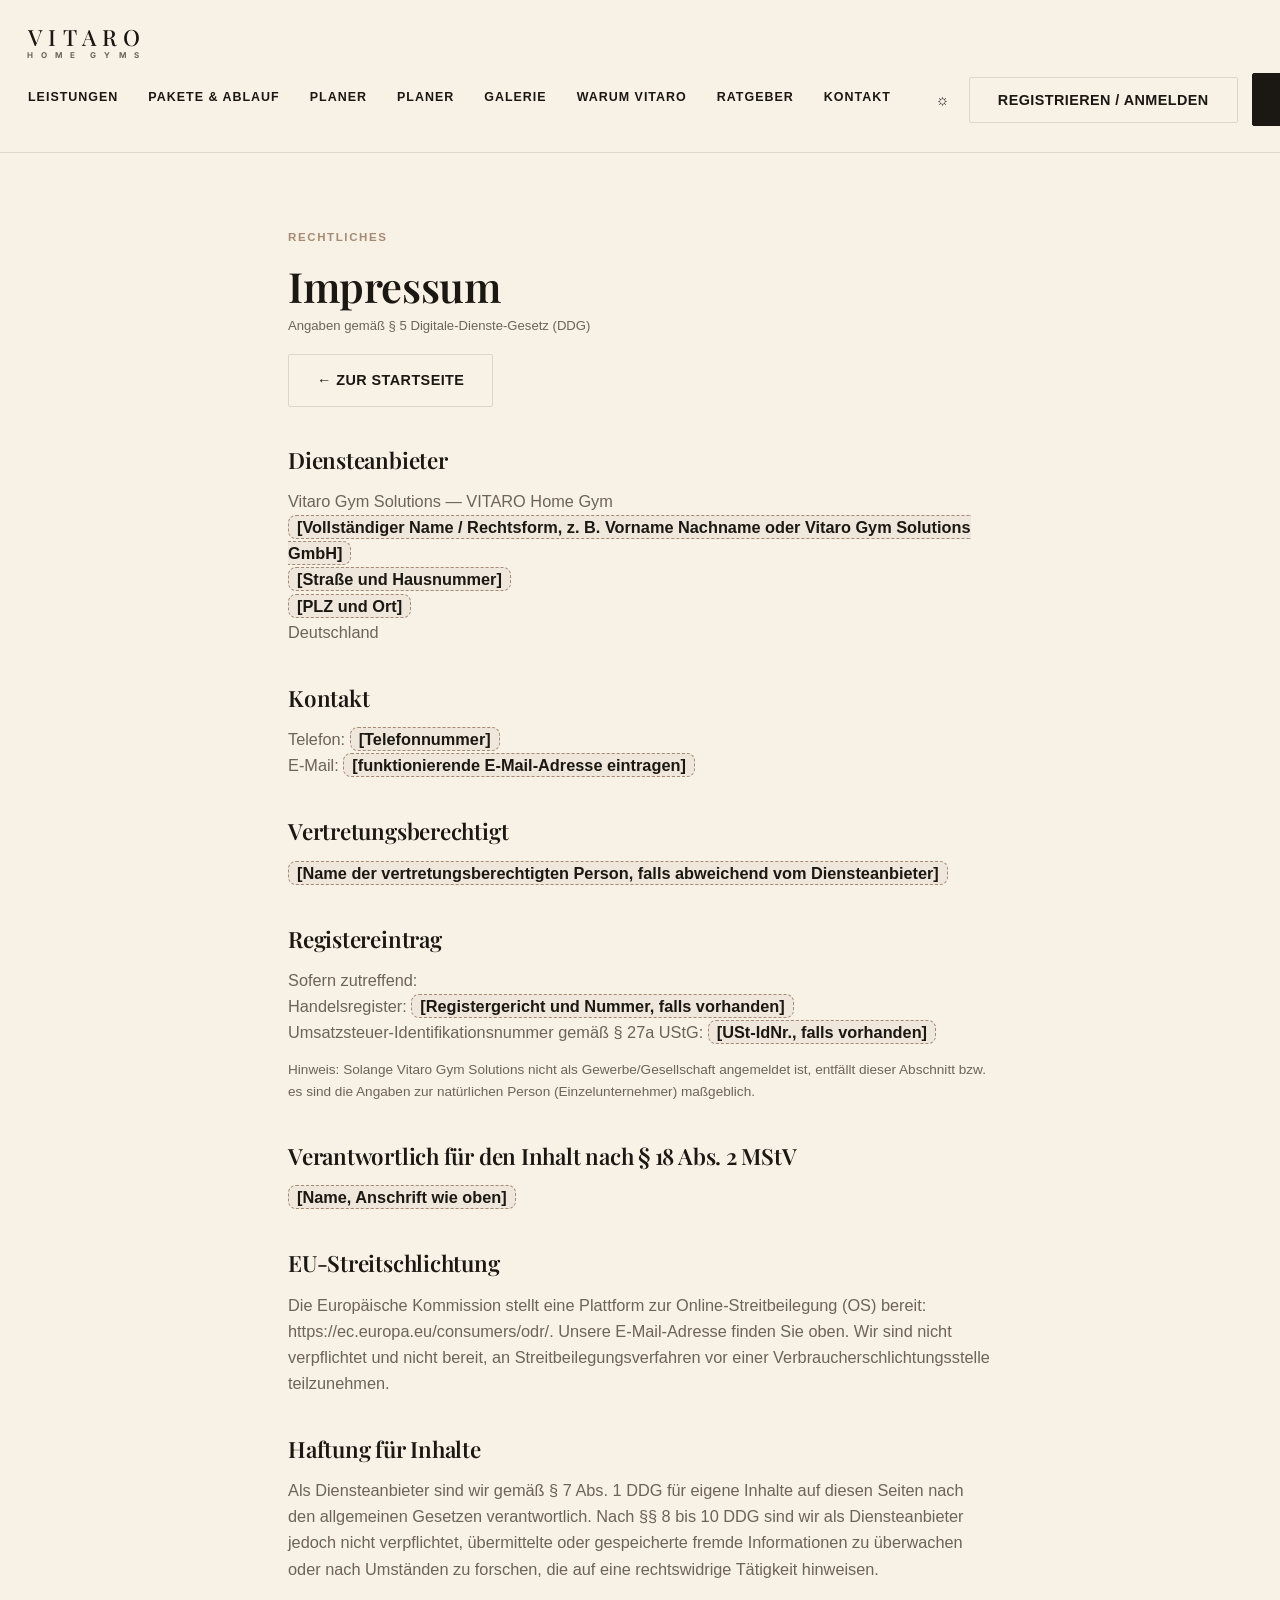
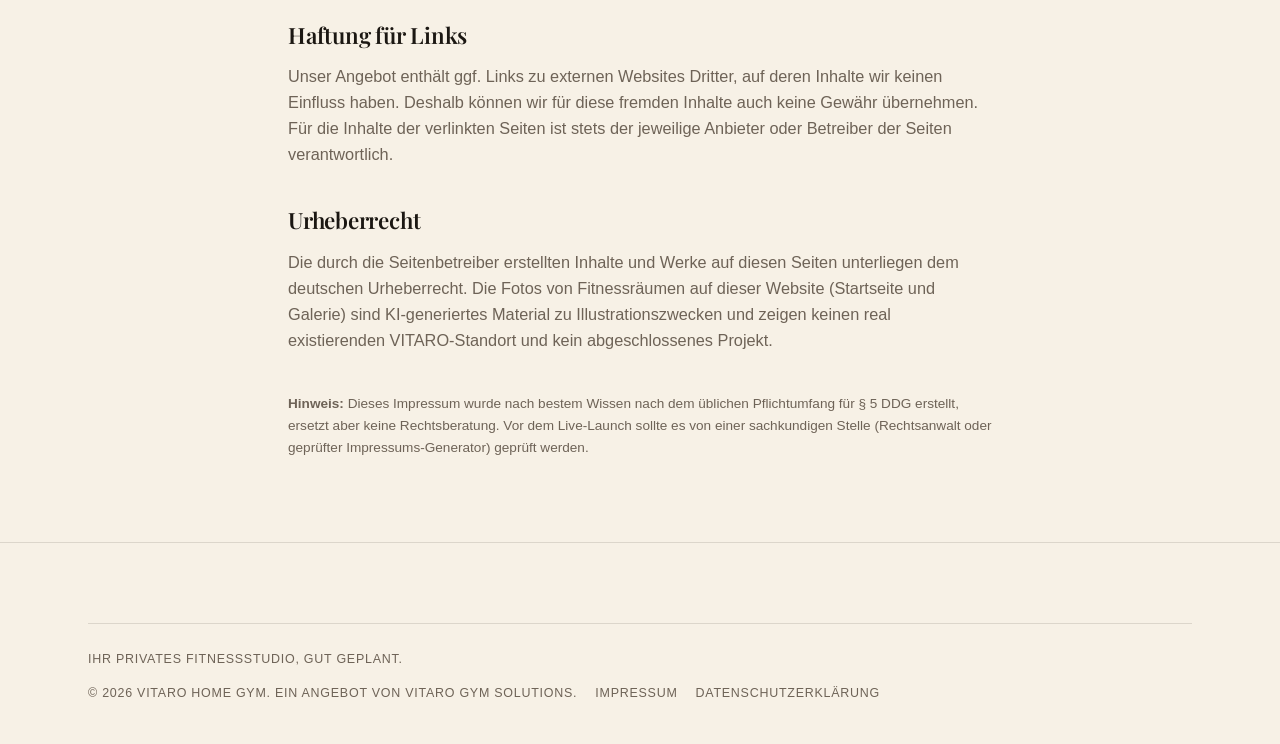
<file: impressum.html>
<!DOCTYPE html>
<html lang="de" data-theme="light">
<head>
<meta charset="UTF-8">
<meta name="viewport" content="width=device-width, initial-scale=1.0">
<title>Impressum — VITARO Home Gym</title>
<meta name="description" content="Impressum von VITARO Home Gym gemäß § 5 DDG.">
<meta name="robots" content="noindex">
<link rel="canonical" href="https://vitaro-homegym.example/impressum.html">
<link rel="icon" href="data:image/svg+xml,%3Csvg xmlns='http://www.w3.org/2000/svg' viewBox='0 0 100 100'%3E%3Crect width='100' height='100' rx='20' fill='%23f5efe6'/%3E%3Ctext x='50' y='69' font-size='58' font-family='Arial' font-weight='900' fill='%23181410' text-anchor='middle'%3EV%3C/text%3E%3C/svg%3E">
<script>
  (function(){
    try{
      var stored = localStorage.getItem('vitaro-theme');
      var theme;
      if(stored === 'dark' || stored === 'light'){ theme = stored; }
      else { theme = (window.matchMedia && window.matchMedia('(prefers-color-scheme: dark)').matches) ? 'dark' : 'light'; }
      document.documentElement.setAttribute('data-theme', theme);
    }catch(e){}
  })();
</script>
<link rel="preconnect" href="https://fonts.googleapis.com">
<link rel="preconnect" href="https://fonts.gstatic.com" crossorigin>
<link href="https://fonts.googleapis.com/css2?family=Playfair+Display:wght@500;600;700&family=Inter:wght@600;700&display=swap" rel="stylesheet">
<link rel="stylesheet" href="assets/css/style.css?v=40">
</head>
<body>

<a class="skip-link" href="#main">Zum Inhalt springen</a>

<header>
  <div class="wrap">
    <nav>
      <a class="logo" href="index.html"><span class="logo-word">VITARO</span><span class="logo-sub"><span>HOME</span><span>GYMS</span></span></a>
      <button class="menu-toggle" id="menuToggle" aria-label="Menü umschalten" aria-expanded="false" onclick="toggleMobileMenu()">
        <span></span><span></span><span></span>
      </button>
      <div class="nav-panel" id="navPanel">
        <div class="nav-links">
          <a href="leistungen.html">Leistungen</a>
          <a href="pakete.html">Pakete &amp; Ablauf</a>
        <a href="planer.html">Planer</a>
          <a href="planer.html">Planer</a>
          <a href="galerie.html">Galerie</a>
          <a href="index.html#warum">Warum VITARO</a>
          <a href="ressourcen.html">Ratgeber</a>
          <a href="kontakt.html">Kontakt</a>
        </div>
        <div class="nav-cta">
          <button class="theme-toggle" onclick="toggleTheme()" aria-label="Hell-/Dunkelmodus umschalten" title="Hell-/Dunkelmodus umschalten">
            <span class="icon-dark">&#9789;</span><span class="icon-light">&#9788;</span>
          </button>
          <span data-auth-slot></span>
          <a href="kontakt.html" class="btn btn-primary">Erstgespräch anfragen</a>
        </div>
      </div>
    </nav>
  </div>
</header>

<div class="nav-backdrop" id="navBackdrop" onclick="closeMobileMenu()"></div>

<main id="main">
<section class="section-tight">
  <div class="wrap legal-content">
    <span class="eyebrow">Rechtliches</span>
    <h1 style="margin:14px 0 6px;font-size:clamp(1.5rem,4vw,2.6rem);">Impressum</h1>
    <p class="legal-updated">Angaben gemäß § 5 Digitale-Dienste-Gesetz (DDG)</p>
    <p style="margin:18px 0 0;"><a href="index.html" class="btn btn-ghost">← Zur Startseite</a></p>

    <h2>Diensteanbieter</h2>
    <p>
      Vitaro Gym Solutions — VITARO Home Gym<br>
      <span class="legal-placeholder">[Vollständiger Name / Rechtsform, z. B. Vorname Nachname oder Vitaro Gym Solutions GmbH]</span><br>
      <span class="legal-placeholder">[Straße und Hausnummer]</span><br>
      <span class="legal-placeholder">[PLZ und Ort]</span><br>
      Deutschland
    </p>

    <h2>Kontakt</h2>
    <p>
      Telefon: <span class="legal-placeholder">[Telefonnummer]</span><br>
      E-Mail: <span class="legal-placeholder">[funktionierende E-Mail-Adresse eintragen]</span>
    </p>

    <h2>Vertretungsberechtigt</h2>
    <p><span class="legal-placeholder">[Name der vertretungsberechtigten Person, falls abweichend vom Diensteanbieter]</span></p>

    <h2>Registereintrag</h2>
    <p>
      Sofern zutreffend:<br>
      Handelsregister: <span class="legal-placeholder">[Registergericht und Nummer, falls vorhanden]</span><br>
      Umsatzsteuer-Identifikationsnummer gemäß § 27a UStG: <span class="legal-placeholder">[USt-IdNr., falls vorhanden]</span>
    </p>
    <p style="font-size:.85rem;">
      Hinweis: Solange Vitaro Gym Solutions nicht als Gewerbe/Gesellschaft angemeldet ist, entfällt dieser Abschnitt bzw. es sind die Angaben zur natürlichen Person (Einzelunternehmer) maßgeblich.
    </p>

    <h2>Verantwortlich für den Inhalt nach § 18 Abs. 2 MStV</h2>
    <p>
      <span class="legal-placeholder">[Name, Anschrift wie oben]</span>
    </p>

    <h2>EU-Streitschlichtung</h2>
    <p>
      Die Europäische Kommission stellt eine Plattform zur Online-Streitbeilegung (OS) bereit:
      <a href="https://ec.europa.eu/consumers/odr/" target="_blank" rel="noopener">https://ec.europa.eu/consumers/odr/</a>.
      Unsere E-Mail-Adresse finden Sie oben. Wir sind nicht verpflichtet und nicht bereit, an Streitbeilegungsverfahren
      vor einer Verbraucherschlichtungsstelle teilzunehmen.
    </p>

    <h2>Haftung für Inhalte</h2>
    <p>
      Als Diensteanbieter sind wir gemäß § 7 Abs. 1 DDG für eigene Inhalte auf diesen Seiten nach den allgemeinen Gesetzen
      verantwortlich. Nach §§ 8 bis 10 DDG sind wir als Diensteanbieter jedoch nicht verpflichtet, übermittelte oder
      gespeicherte fremde Informationen zu überwachen oder nach Umständen zu forschen, die auf eine rechtswidrige
      Tätigkeit hinweisen.
    </p>

    <h2>Haftung für Links</h2>
    <p>
      Unser Angebot enthält ggf. Links zu externen Websites Dritter, auf deren Inhalte wir keinen Einfluss haben.
      Deshalb können wir für diese fremden Inhalte auch keine Gewähr übernehmen. Für die Inhalte der verlinkten
      Seiten ist stets der jeweilige Anbieter oder Betreiber der Seiten verantwortlich.
    </p>

    <h2>Urheberrecht</h2>
    <p>
      Die durch die Seitenbetreiber erstellten Inhalte und Werke auf diesen Seiten unterliegen dem deutschen Urheberrecht.
      Die Fotos von Fitnessräumen auf dieser Website (Startseite und Galerie) sind KI-generiertes Material zu
      Illustrationszwecken und zeigen keinen real existierenden VITARO-Standort und kein abgeschlossenes Projekt.
    </p>

    <p style="margin-top:40px;font-size:.85rem;">
      <strong>Hinweis:</strong> Dieses Impressum wurde nach bestem Wissen nach dem üblichen Pflichtumfang für § 5 DDG
      erstellt, ersetzt aber keine Rechtsberatung. Vor dem Live-Launch sollte es von einer sachkundigen Stelle
      (Rechtsanwalt oder geprüfter Impressums-Generator) geprüft werden.
    </p>
  </div>
</section>
</main>

<footer id="contact">
  <div class="wrap">
    <div class="footer-bottom">
      <span>Ihr privates Fitnessstudio, gut geplant.</span>
      <div class="footer-legal">
        <span>© 2026 VITARO Home Gym. Ein Angebot von Vitaro Gym Solutions.</span>
        <a href="impressum.html">Impressum</a>
        <a href="datenschutz.html">Datenschutzerklärung</a>
      </div>
    </div>
  </div>
</footer>

<script src="assets/js/main.js?v=10"></script>
<script src="assets/js/auth.js?v=5"></script>
</body>
</html>
</file>
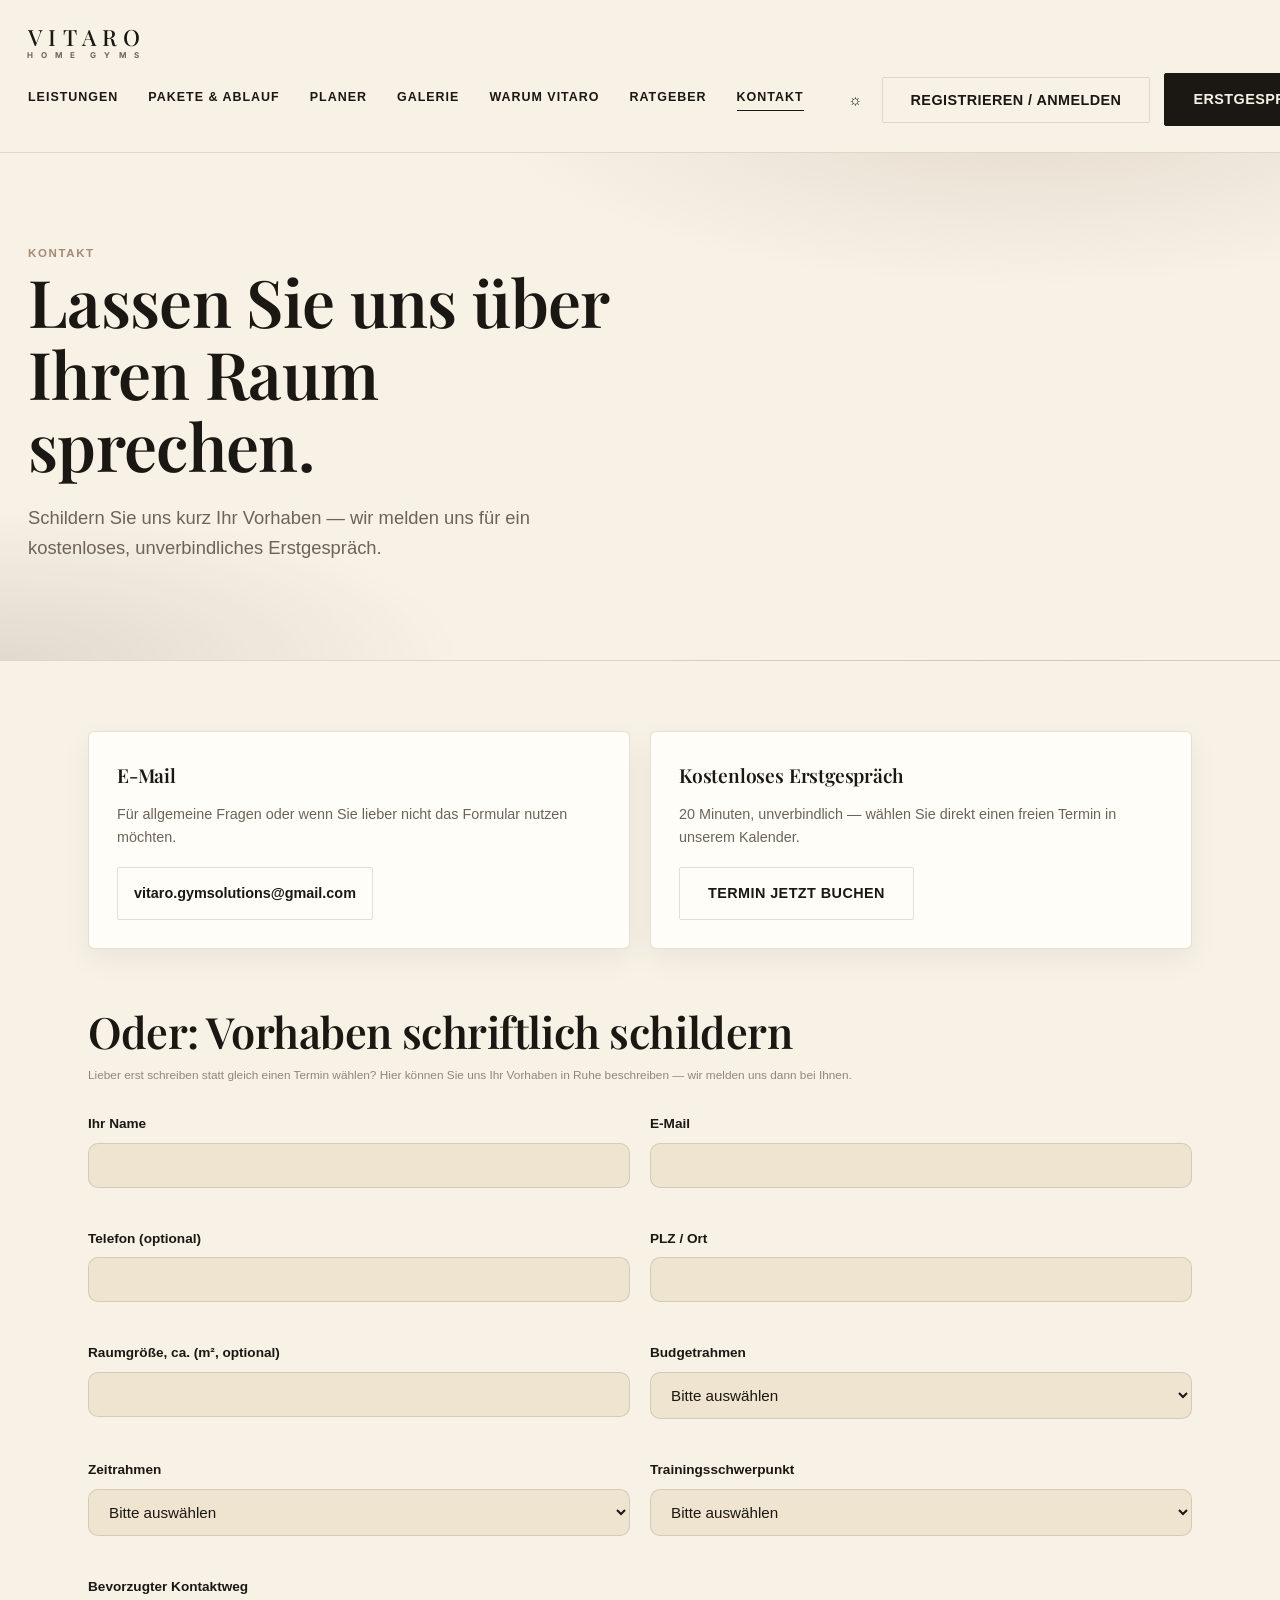
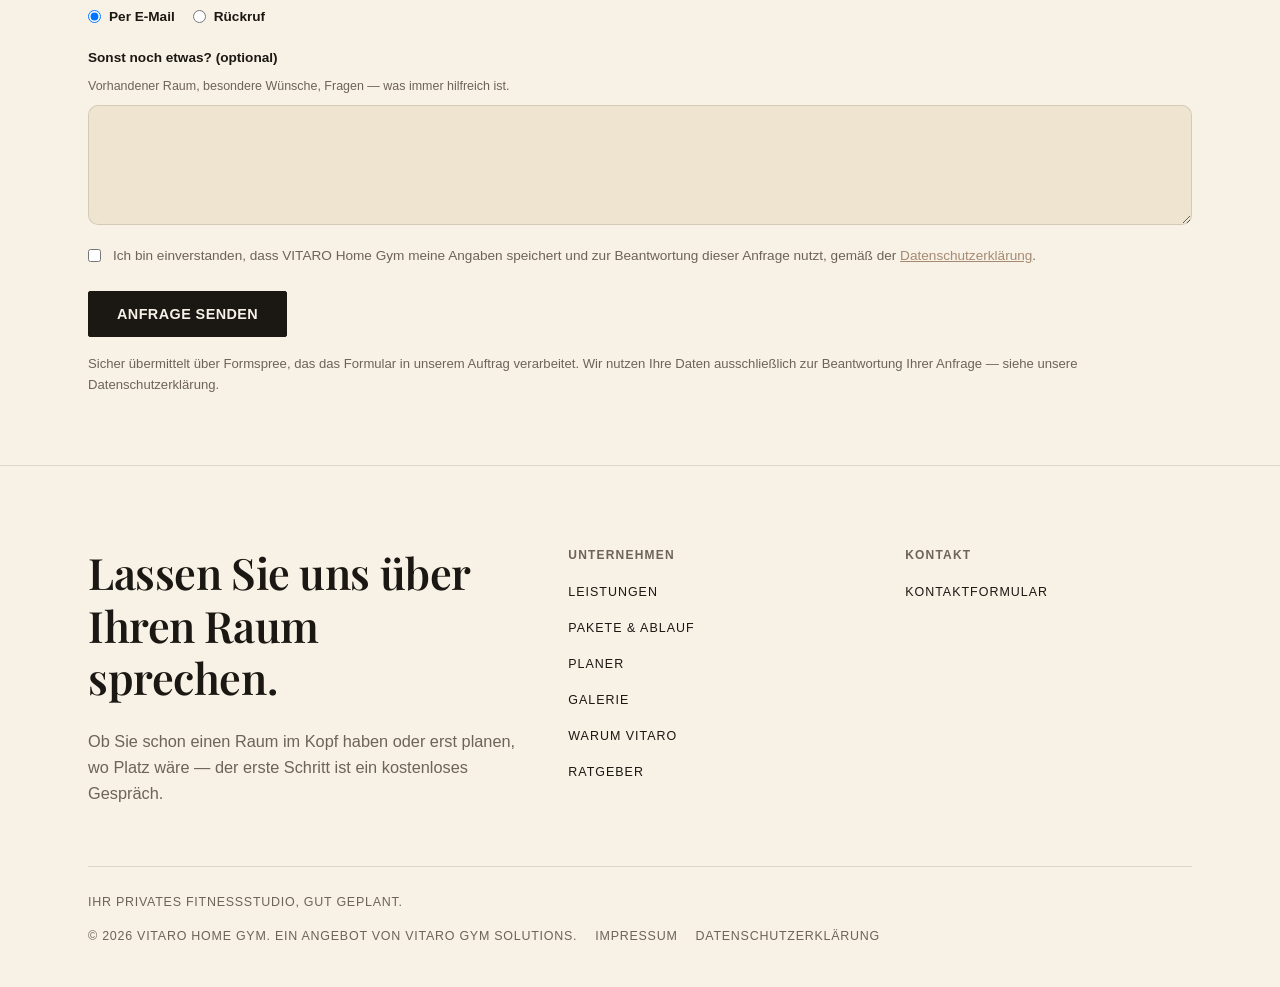
<file: kontakt.html>
<!DOCTYPE html>
<html lang="de" data-theme="light">
<head>
  <meta name="robots" content="noindex, nofollow">
<meta charset="UTF-8">
<meta name="viewport" content="width=device-width, initial-scale=1.0">
<title>Kontakt — VITARO Home Gym</title>
<meta name="description" content="Nehmen Sie Kontakt zu VITARO Home Gym auf — schildern Sie Ihr Vorhaben, wir melden uns für ein kostenloses Erstgespräch.">
<link rel="canonical" href="https://vitaro-homegym.example/kontakt.html">
<meta property="og:type" content="website">
<meta property="og:site_name" content="VITARO Home Gym">
<meta property="og:title" content="Kontakt — VITARO Home Gym">
<meta property="og:description" content="Schildern Sie Ihr Vorhaben — wir melden uns für ein kostenloses Erstgespräch.">
<meta property="og:url" content="https://vitaro-homegym.example/kontakt.html">
<meta property="og:image" content="https://vitaro-homegym.example/assets/media/vitaro-homegym-hero.jpg">
<meta name="twitter:card" content="summary_large_image">
<link rel="icon" href="data:image/svg+xml,%3Csvg xmlns='http://www.w3.org/2000/svg' viewBox='0 0 100 100'%3E%3Crect width='100' height='100' rx='20' fill='%23f5efe6'/%3E%3Ctext x='50' y='69' font-size='58' font-family='Arial' font-weight='900' fill='%23181410' text-anchor='middle'%3EV%3C/text%3E%3C/svg%3E">
<script>
  (function(){
    try{
      var stored = localStorage.getItem('vitaro-theme');
      var theme;
      if(stored === 'dark' || stored === 'light'){ theme = stored; }
      else { theme = (window.matchMedia && window.matchMedia('(prefers-color-scheme: dark)').matches) ? 'dark' : 'light'; }
      document.documentElement.setAttribute('data-theme', theme);
    }catch(e){}
  })();
</script>
<link rel="preconnect" href="https://fonts.googleapis.com">
<link rel="preconnect" href="https://fonts.gstatic.com" crossorigin>
<link href="https://fonts.googleapis.com/css2?family=Playfair+Display:wght@500;600;700&family=Inter:wght@600;700&display=swap" rel="stylesheet">
<link rel="stylesheet" href="assets/css/style.css?v=40">
<!-- Direkte Terminbuchung (nur hier gebraucht, siehe BOOKING_URL in main.js) -->
<link href="https://assets.calendly.com/assets/external/widget.css" rel="stylesheet">
<script src="https://assets.calendly.com/assets/external/widget.js" type="text/javascript"></script>
</head>
<body>

<a class="skip-link" href="#main">Zum Inhalt springen</a>

<header>
  <div class="wrap">
    <nav>
      <a class="logo" href="index.html"><span class="logo-word">VITARO</span><span class="logo-sub"><span>HOME</span><span>GYMS</span></span></a>
      <button class="menu-toggle" id="menuToggle" aria-label="Menü umschalten" aria-expanded="false" onclick="toggleMobileMenu()">
        <span></span><span></span><span></span>
      </button>
      <div class="nav-panel" id="navPanel">
        <div class="nav-links">
          <a href="leistungen.html">Leistungen</a>
          <a href="pakete.html">Pakete &amp; Ablauf</a>
          <a href="planer.html">Planer</a>
          <a href="galerie.html">Galerie</a>
          <a href="index.html#warum">Warum VITARO</a>
          <a href="ressourcen.html">Ratgeber</a>
          <a href="kontakt.html" class="active">Kontakt</a>
        </div>
        <div class="nav-cta">
          <button class="theme-toggle" onclick="toggleTheme()" aria-label="Hell-/Dunkelmodus umschalten" title="Hell-/Dunkelmodus umschalten">
            <span class="icon-dark">&#9789;</span><span class="icon-light">&#9788;</span>
          </button>
          <span data-auth-slot></span>
          <a href="kontakt.html" class="btn btn-primary">Erstgespräch anfragen</a>
        </div>
      </div>
    </nav>
  </div>
</header>

<div class="nav-backdrop" id="navBackdrop" onclick="closeMobileMenu()"></div>

<main id="main">

<section class="hero hero-sm">
  <div class="wrap hero-content hero-inner">
    <span class="eyebrow">Kontakt</span>
    <h1>Lassen Sie uns über Ihren Raum sprechen.</h1>
    <p class="lead">Schildern Sie uns kurz Ihr Vorhaben — wir melden uns für ein kostenloses, unverbindliches Erstgespräch.</p>
  </div>
</section>

<section class="section-tight">
  <div class="wrap">
    <div class="contact-channels">
      <div class="channel-card">
        <h3>E-Mail</h3>
        <p>Für allgemeine Fragen oder wenn Sie lieber nicht das Formular nutzen möchten.</p>
        <a id="contactEmailLink" class="btn btn-ghost" href="#" data-contact-email hidden></a>
        <p class="source-note" id="contactEmailPending">Unsere E-Mail-Adresse folgt in Kürze — bis dahin nutzen Sie bitte das Formular.</p>
      </div>
      <div class="channel-card">
        <h3>Kostenloses Erstgespräch</h3>
        <p id="bookingNote">20 Minuten, unverbindlich — schildern Sie im Formular Ihr Vorhaben, wir schlagen Termine vor.</p>
        <a href="#contactForm" class="btn btn-ghost" data-booking-link>Zum Formular</a>
      </div>
    </div>

    <div class="form-success" id="formSuccess" style="display:none;">
      <h2 tabindex="-1">Vielen Dank — Ihre Nachricht ist angekommen.</h2>
      <p>Wir melden uns in Kürze bei Ihnen. Bei dringenden Anliegen schreiben Sie uns gerne direkt eine E-Mail.</p>
    </div>
    <div id="contactFormWrap">
      <h2 style="margin-bottom:8px;">Oder: Vorhaben schriftlich schildern</h2>
      <p class="source-note" style="margin-bottom:28px;">Lieber erst schreiben statt gleich einen Termin wählen? Hier können Sie uns Ihr Vorhaben in Ruhe beschreiben — wir melden uns dann bei Ihnen.</p>
      <form id="contactForm" method="POST">
        <input type="hidden" name="_subject" value="VITARO Home Gym — Anfrage">
        <p class="hp-field">
          <label>Bitte nicht ausfüllen, wenn Sie ein Mensch sind: <input name="_gotcha" tabindex="-1" autocomplete="off"></label>
        </p>
        <div class="form-grid">
          <div class="form-field">
            <label for="contactName">Ihr Name</label>
            <input type="text" id="contactName" name="contact_name" required autocomplete="name">
          </div>
          <div class="form-field">
            <label for="email">E-Mail</label>
            <input type="email" id="email" name="email" required autocomplete="email">
          </div>
          <div class="form-field">
            <label for="phone">Telefon (optional)</label>
            <input type="tel" id="phone" name="phone" autocomplete="tel">
          </div>
          <div class="form-field">
            <label for="location">PLZ / Ort</label>
            <input type="text" id="location" name="location" required autocomplete="postal-code">
          </div>
          <div class="form-field">
            <label for="roomSize">Raumgröße, ca. (m², optional)</label>
            <input type="number" id="roomSize" name="room_size_m2" min="1" inputmode="numeric">
          </div>
          <div class="form-field">
            <label for="budget">Budgetrahmen</label>
            <select id="budget" name="budget">
              <option value="" disabled selected>Bitte auswählen</option>
              <option value="bis_15k">bis 15.000 €</option>
              <option value="15_40k">15.000–40.000 €</option>
              <option value="40_100k">40.000–100.000 €</option>
              <option value="ueber_100k">über 100.000 €</option>
              <option value="offen">noch offen</option>
            </select>
          </div>
          <div class="form-field">
            <label for="timeline">Zeitrahmen</label>
            <select id="timeline" name="timeline">
              <option value="" disabled selected>Bitte auswählen</option>
              <option value="sofort">möglichst bald</option>
              <option value="1_3m">in 1–3 Monaten</option>
              <option value="3_6m">in 3–6 Monaten</option>
              <option value="planung">noch in der Planungsphase</option>
            </select>
          </div>
          <div class="form-field">
            <label for="focus">Trainingsschwerpunkt</label>
            <select id="focus" name="training_focus">
              <option value="" disabled selected>Bitte auswählen</option>
              <option value="kraft">Kraft</option>
              <option value="cardio">Cardio</option>
              <option value="funktional">Funktionelles Training</option>
              <option value="gemischt">Gemischt</option>
              <option value="offen">noch offen</option>
            </select>
          </div>
          <fieldset class="form-field full form-radios-wrap">
            <legend>Bevorzugter Kontaktweg</legend>
            <div class="form-radios">
              <label><input type="radio" name="preferred_contact" value="email" checked> <span>Per E-Mail</span></label>
              <label><input type="radio" name="preferred_contact" value="call"> <span>Rückruf</span></label>
            </div>
          </fieldset>
          <div class="form-field full">
            <label for="message">Sonst noch etwas? (optional)</label>
            <span class="hint">Vorhandener Raum, besondere Wünsche, Fragen — was immer hilfreich ist.</span>
            <textarea id="message" name="message"></textarea>
          </div>
        </div>
        <label class="form-consent">
          <input type="checkbox" id="formConsent" name="consent" required>
          <span><span>Ich bin einverstanden, dass VITARO Home Gym meine Angaben speichert und zur Beantwortung dieser Anfrage nutzt, gemäß der</span> <a href="datenschutz.html">Datenschutzerklärung</a>.</span>
        </label>
        <button type="submit" class="btn btn-primary" id="formSubmit">Anfrage senden</button>
        <p class="form-error" id="formError" hidden>Senden fehlgeschlagen. Bitte versuchen Sie es gleich noch einmal oder schreiben Sie uns direkt per E-Mail.</p>
        <p class="form-note">Sicher übermittelt über Formspree, das das Formular in unserem Auftrag verarbeitet. Wir nutzen Ihre Daten ausschließlich zur Beantwortung Ihrer Anfrage — siehe unsere Datenschutzerklärung.</p>
      </form>
    </div>
  </div>
</section>

</main>

<footer id="contact-footer">
  <div class="wrap">
    <div class="footer-top">
      <div>
        <h2>Lassen Sie uns über Ihren Raum sprechen.</h2>
        <p>Ob Sie schon einen Raum im Kopf haben oder erst planen, wo Platz wäre — der erste Schritt ist ein kostenloses Gespräch.</p>
      </div>
      <div class="footer-col">
        <h4>Unternehmen</h4>
        <a href="leistungen.html">Leistungen</a>
        <a href="pakete.html">Pakete &amp; Ablauf</a>
        <a href="planer.html">Planer</a>
        <a href="galerie.html">Galerie</a>
        <a href="index.html#warum">Warum VITARO</a>
        <a href="ressourcen.html">Ratgeber</a>
      </div>
      <div class="footer-col">
        <h4>Kontakt</h4>
        <a href="kontakt.html">Kontaktformular</a>
      </div>
    </div>
    <div class="footer-bottom">
      <span>Ihr privates Fitnessstudio, gut geplant.</span>
      <div class="footer-legal">
        <span>© 2026 VITARO Home Gym. Ein Angebot von Vitaro Gym Solutions.</span>
        <a href="impressum.html">Impressum</a>
        <a href="datenschutz.html">Datenschutzerklärung</a>
      </div>
    </div>
  </div>
</footer>

<script src="assets/js/main.js?v=10"></script>
<script src="assets/js/auth.js?v=5"></script>
<script>
  if(location.search.indexOf('submitted=true') !== -1){
    var wrap = document.getElementById('contactFormWrap');
    var success = document.getElementById('formSuccess');
    if(wrap) wrap.style.display = 'none';
    if(success) success.style.display = 'block';
  }
</script>
</body>
</html>
</file>
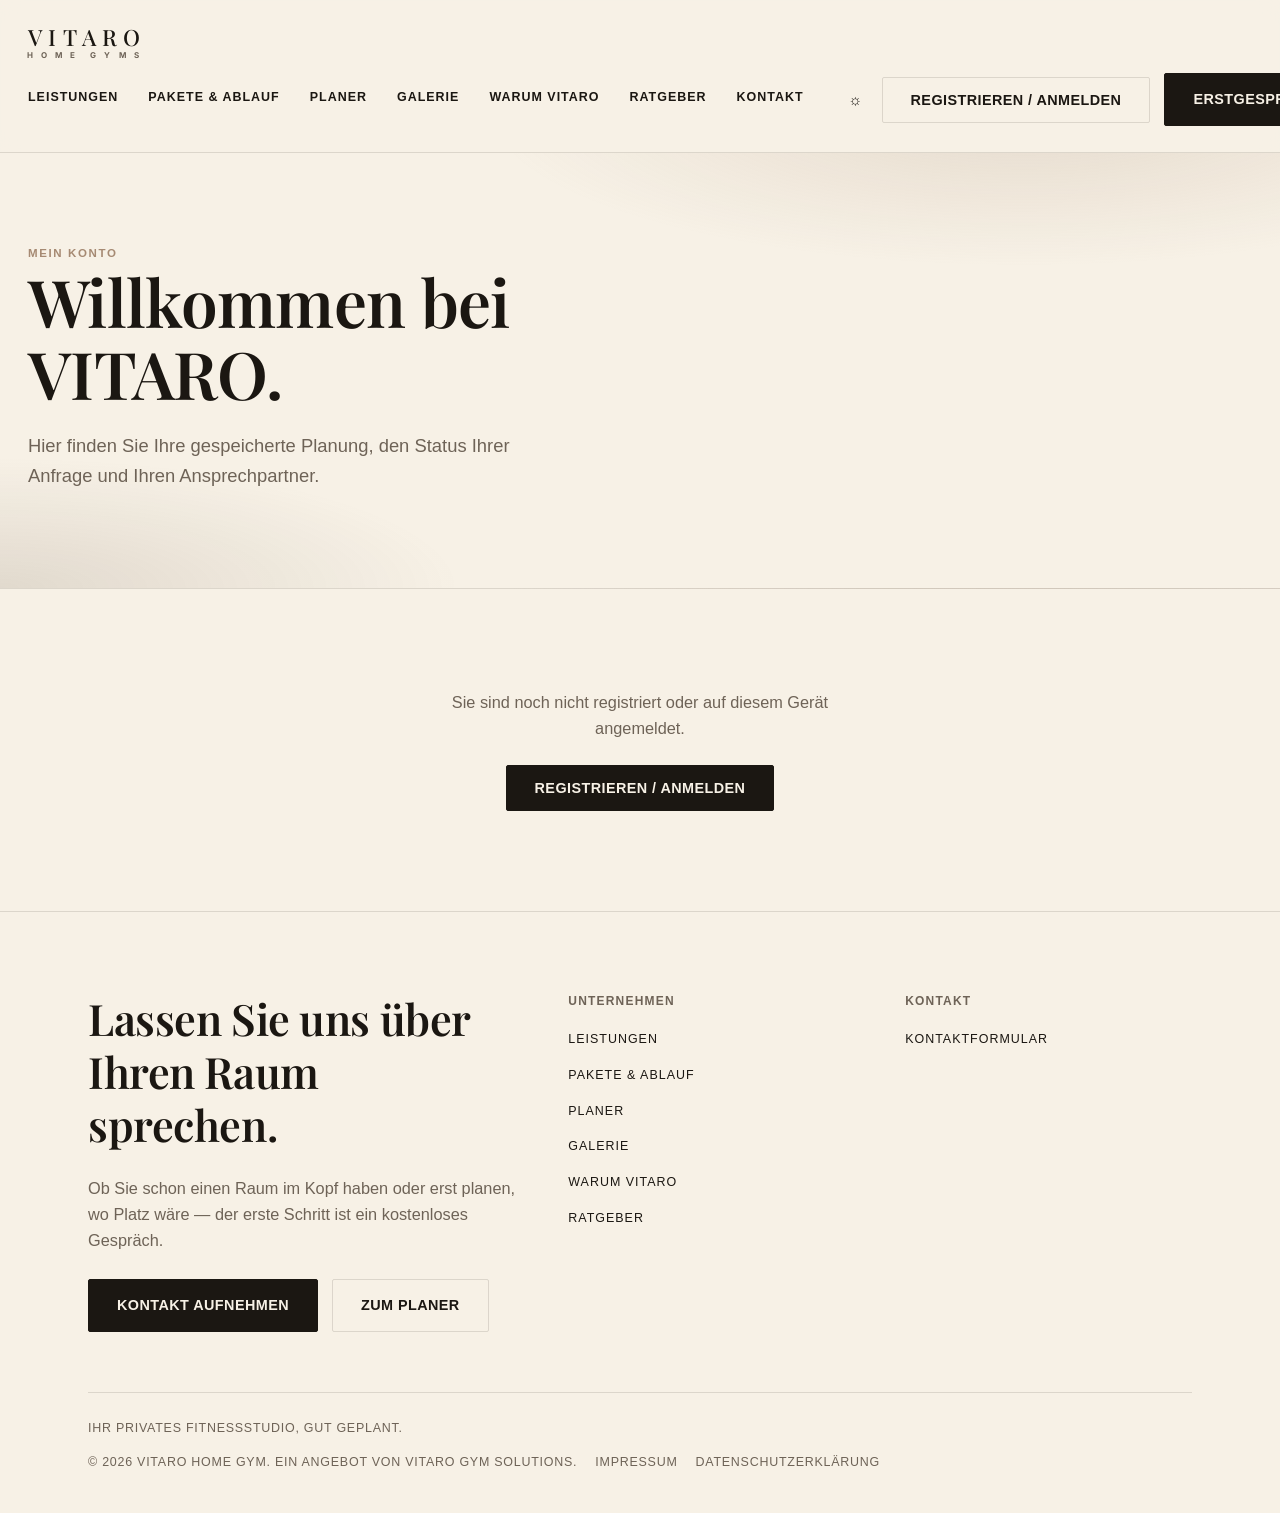
<file: konto.html>
<!DOCTYPE html>
<html lang="de" data-theme="light">
<head>
<meta charset="UTF-8">
<meta name="viewport" content="width=device-width, initial-scale=1.0">
<title>Mein Konto — VITARO Home Gym</title>
<meta name="description" content="Ihr VITARO-Konto: Ihre gespeicherte Planung, der Status Ihrer Anfrage und Ihr Ansprechpartner auf einen Blick.">
<meta name="robots" content="noindex, nofollow">
<link rel="icon" href="data:image/svg+xml,%3Csvg xmlns='http://www.w3.org/2000/svg' viewBox='0 0 100 100'%3E%3Crect width='100' height='100' rx='20' fill='%23f5efe6'/%3E%3Ctext x='50' y='69' font-size='58' font-family='Arial' font-weight='900' fill='%23181410' text-anchor='middle'%3EV%3C/text%3E%3C/svg%3E">
<script>
  (function(){
    try{
      var stored = localStorage.getItem('vitaro-theme');
      var theme;
      if(stored === 'dark' || stored === 'light'){ theme = stored; }
      else { theme = (window.matchMedia && window.matchMedia('(prefers-color-scheme: dark)').matches) ? 'dark' : 'light'; }
      document.documentElement.setAttribute('data-theme', theme);
    }catch(e){}
  })();
</script>
<link rel="preconnect" href="https://fonts.googleapis.com">
<link rel="preconnect" href="https://fonts.gstatic.com" crossorigin>
<link href="https://fonts.googleapis.com/css2?family=Playfair+Display:wght@500;600;700&family=Inter:wght@600;700&display=swap" rel="stylesheet">
<link rel="stylesheet" href="assets/css/style.css?v=40">
</head>
<body>

<a class="skip-link" href="#main">Zum Inhalt springen</a>

<header>
  <div class="wrap">
    <nav>
      <a class="logo" href="index.html"><span class="logo-word">VITARO</span><span class="logo-sub"><span>HOME</span><span>GYMS</span></span></a>
      <button class="menu-toggle" id="menuToggle" aria-label="Menü umschalten" aria-expanded="false" onclick="toggleMobileMenu()">
        <span></span><span></span><span></span>
      </button>
      <div class="nav-panel" id="navPanel">
        <div class="nav-links">
          <a href="leistungen.html">Leistungen</a>
          <a href="pakete.html">Pakete &amp; Ablauf</a>
          <a href="planer.html">Planer</a>
          <a href="galerie.html">Galerie</a>
          <a href="index.html#warum">Warum VITARO</a>
          <a href="ressourcen.html">Ratgeber</a>
          <a href="kontakt.html">Kontakt</a>
        </div>
        <div class="nav-cta">
          <button class="theme-toggle" onclick="toggleTheme()" aria-label="Hell-/Dunkelmodus umschalten" title="Hell-/Dunkelmodus umschalten">
            <span class="icon-dark">&#9789;</span><span class="icon-light">&#9788;</span>
          </button>
          <span data-auth-slot></span>
          <a href="kontakt.html" class="btn btn-primary">Erstgespräch anfragen</a>
        </div>
      </div>
    </nav>
  </div>
</header>

<div class="nav-backdrop" id="navBackdrop" onclick="closeMobileMenu()"></div>

<main id="main">
<section class="hero hero-sm">
  <div class="wrap hero-content hero-inner">
    <span class="eyebrow">Mein Konto</span>
    <h1 id="kontoGreeting">Willkommen zurück.</h1>
    <p class="lead" id="kontoLead">Hier finden Sie Ihre gespeicherte Planung, den Status Ihrer Anfrage und Ihren Ansprechpartner.</p>
  </div>
</section>

<section id="kontoLoggedOut" hidden>
  <div class="wrap" style="text-align:center;max-width:520px;">
    <p style="margin-bottom:24px;">Sie sind noch nicht registriert oder auf diesem Gerät angemeldet.</p>
    <button type="button" class="btn btn-primary" id="kontoLoginBtn">Registrieren / Anmelden</button>
  </div>
</section>

<div id="kontoLoggedIn" hidden>
<section id="konto-uebersicht">
  <div class="wrap">
    <div class="spec-grid">
      <div class="model-card">
        <h3>Ihre Daten</h3>
        <p id="kontoName"></p>
        <p id="kontoEmail" style="margin-top:4px;"></p>
        <p id="kontoPhone" style="margin-top:4px;"></p>
        <button type="button" class="btn btn-ghost" id="kontoLogoutBtn" style="margin-top:18px;">Abmelden</button>
      </div>
      <div class="model-card">
        <h3>Status Ihrer Anfrage</h3>
        <p id="kontoStatus"></p>
      </div>
      <div class="model-card">
        <h3>Ihr Ansprechpartner</h3>
        <p>Persönlich betreut, direkt beim Gründer.</p>
        <p style="margin-top:10px;"><a href="kontakt.html" data-contact-email hidden></a><span id="contactEmailPending">E-Mail folgt in Kürze</span></p>
      </div>
    </div>
  </div>
</section>

<section id="konto-plan">
  <div class="wrap">
    <div class="section-head">
      <span class="eyebrow">Ihre Planung</span>
      <h2>Der aktuelle Stand aus dem Planer.</h2>
    </div>
    <div id="kontoPlanEmpty" class="model-card" hidden>
      <p>Sie haben im Planer noch nichts zusammengestellt.</p>
    </div>
    <div id="kontoPlanContent" hidden>
      <div class="planner-cost-list" id="kontoPlanList" style="background:var(--card);border:1px solid var(--line);border-radius:var(--radius);padding:8px 20px;"></div>
      <div class="planner-cost-total" style="max-width:none;">
        <span>Gesamtsumme (brutto)</span>
        <b id="kontoPlanTotal">0 €</b>
      </div>
      <div class="hero-actions" style="margin-top:24px;">
        <a href="planer.html" class="btn btn-primary">Planung öffnen &amp; weiterbearbeiten</a>
        <a href="angebot.html" class="btn btn-ghost">Planangebot als PDF</a>
      </div>
    </div>
  </div>
</section>
</div>

</main>

<footer id="contact">
  <div class="wrap">
    <div class="footer-top">
      <div>
        <h2>Lassen Sie uns über Ihren Raum sprechen.</h2>
        <p>Ob Sie schon einen Raum im Kopf haben oder erst planen, wo Platz wäre — der erste Schritt ist ein kostenloses Gespräch.</p>
        <div style="margin-top:26px;display:flex;gap:14px;flex-wrap:wrap;">
          <a href="kontakt.html#contactForm" class="btn btn-primary">Kontakt aufnehmen</a>
          <a href="planer.html" class="btn btn-ghost">Zum Planer</a>
        </div>
      </div>
      <div class="footer-col">
        <h4>Unternehmen</h4>
        <a href="leistungen.html">Leistungen</a>
        <a href="pakete.html">Pakete &amp; Ablauf</a>
        <a href="planer.html">Planer</a>
        <a href="galerie.html">Galerie</a>
        <a href="index.html#warum">Warum VITARO</a>
        <a href="ressourcen.html">Ratgeber</a>
      </div>
      <div class="footer-col">
        <h4>Kontakt</h4>
        <a href="kontakt.html">Kontaktformular</a>
      </div>
    </div>
    <div class="footer-bottom">
      <span>Ihr privates Fitnessstudio, gut geplant.</span>
      <div class="footer-legal">
        <span>© 2026 VITARO Home Gym. Ein Angebot von Vitaro Gym Solutions.</span>
        <a href="impressum.html">Impressum</a>
        <a href="datenschutz.html">Datenschutzerklärung</a>
      </div>
    </div>
  </div>
</footer>

<script src="assets/js/equipment-data.js?v=6"></script>
<script src="assets/js/pricing-config.js?v=1"></script>
<script src="assets/js/main.js?v=10"></script>
<script src="assets/js/auth.js?v=5"></script>
<script src="assets/js/konto.js?v=1"></script>
</body>
</html>
</file>
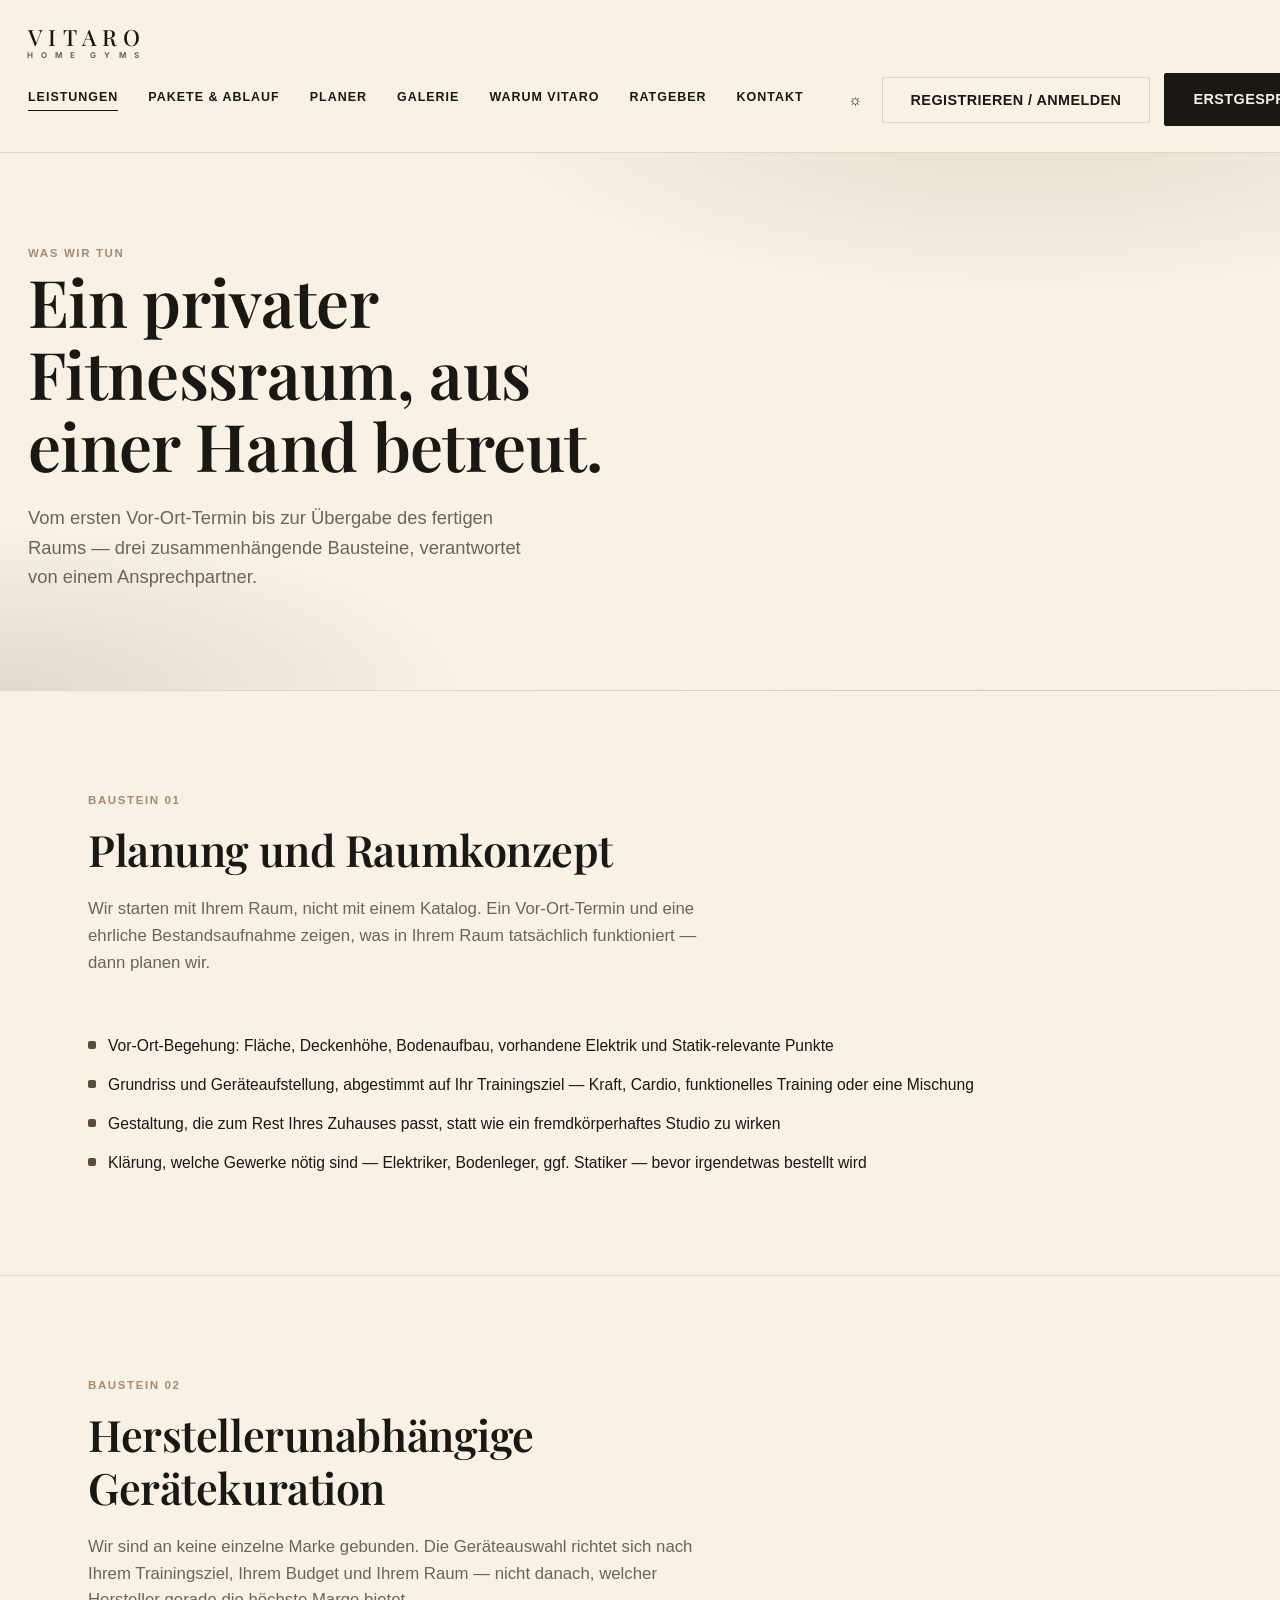
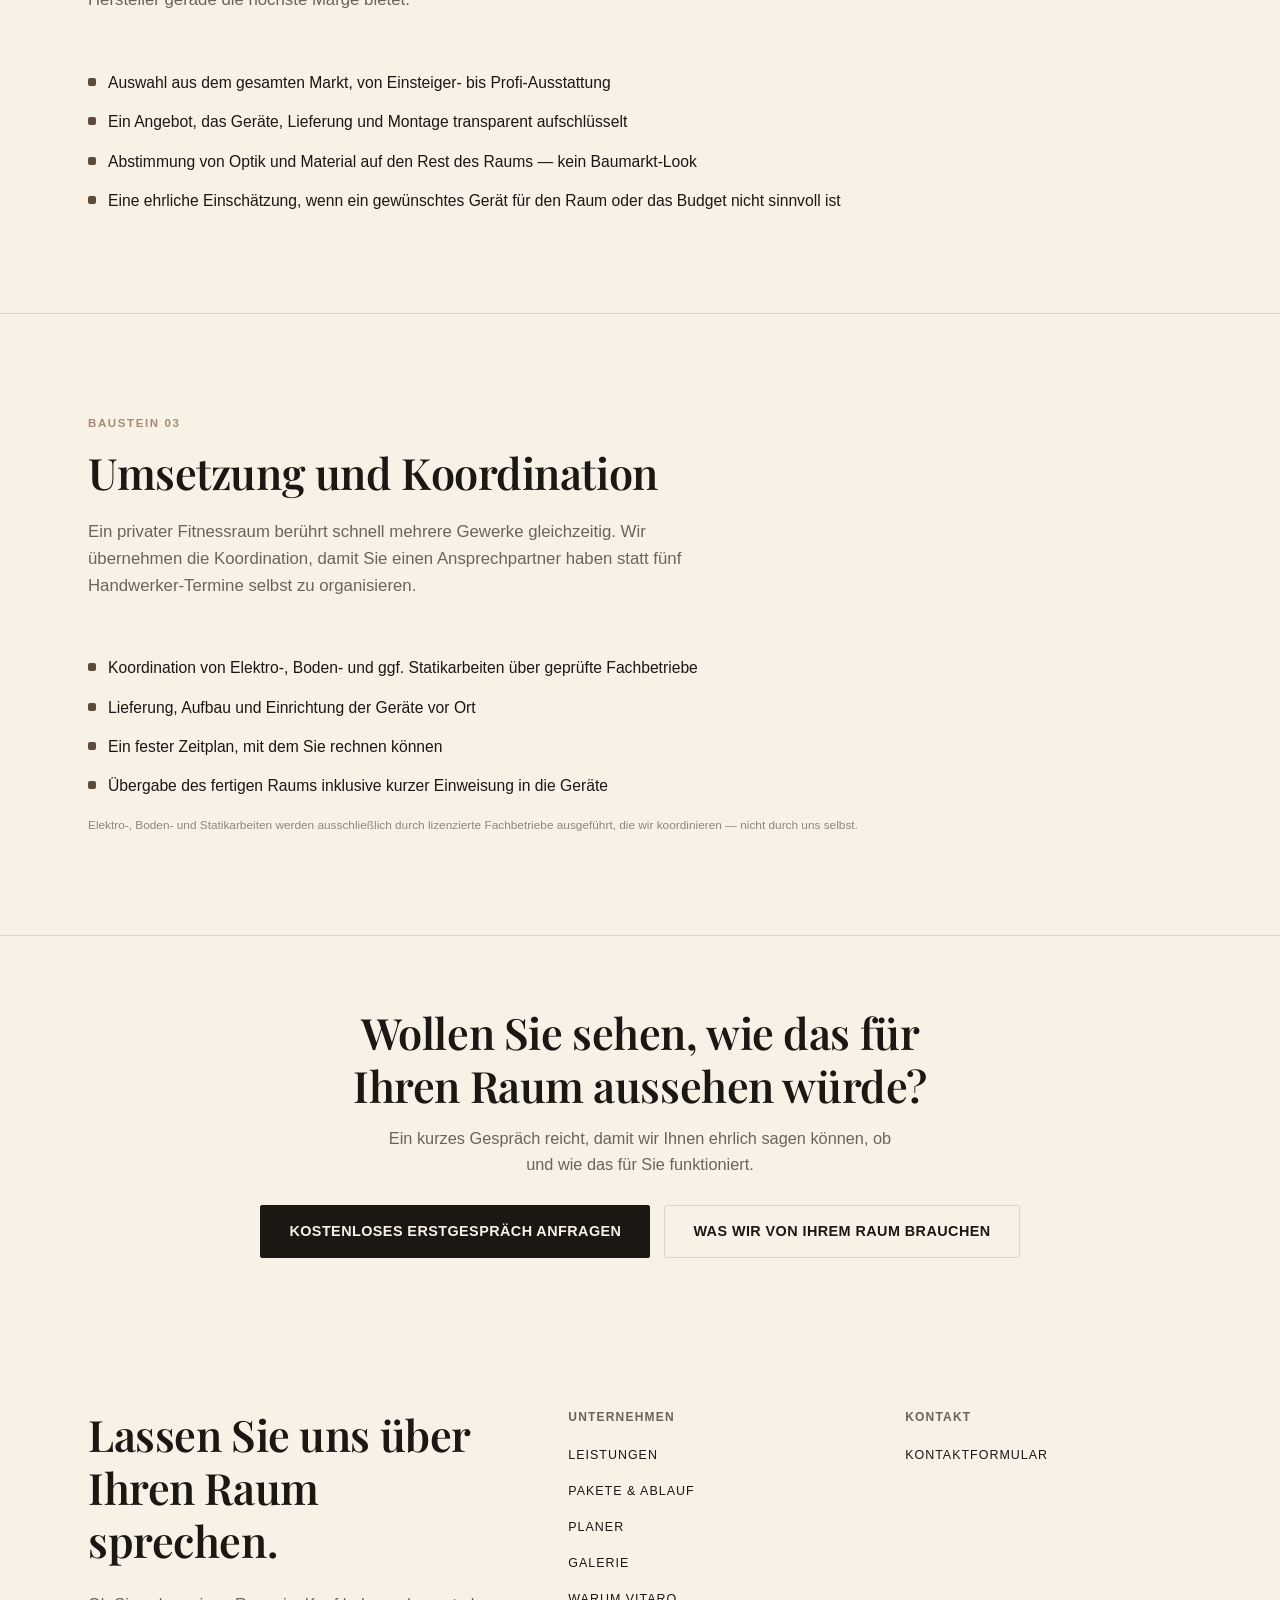
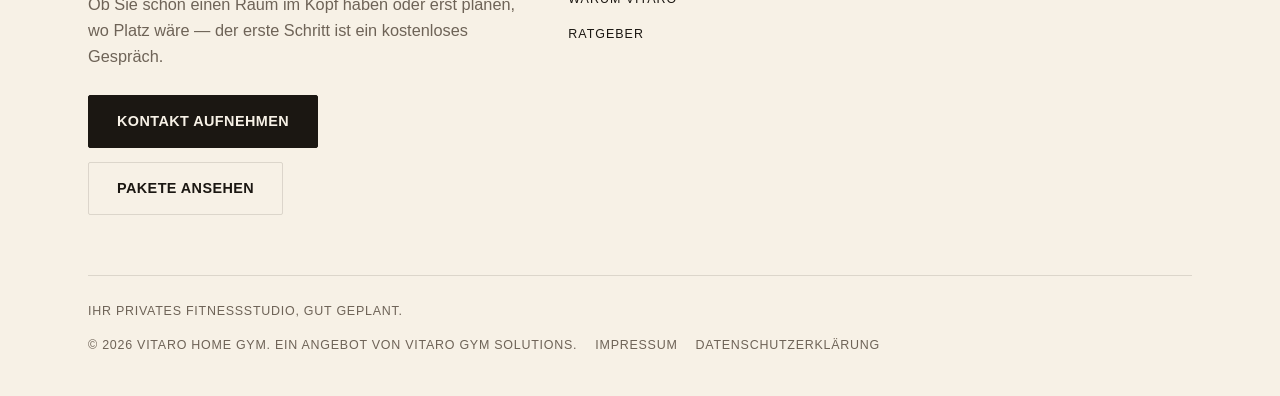
<file: leistungen.html>
<!DOCTYPE html>
<html lang="de" data-theme="light">
<head>
  <meta name="robots" content="noindex, nofollow">
<meta charset="UTF-8">
<meta name="viewport" content="width=device-width, initial-scale=1.0">
<title>Leistungen — VITARO Home Gym</title>
<meta name="description" content="Planung & Raumkonzept, herstellerunabhängige Gerätekuration und koordinierte Umsetzung — wie VITARO Home Gym Ihren privaten Fitnessraum von Anfang bis Ende betreut.">
<link rel="canonical" href="https://vitaro-homegym.example/leistungen.html">
<meta property="og:type" content="website">
<meta property="og:site_name" content="VITARO Home Gym">
<meta property="og:title" content="Leistungen — VITARO Home Gym">
<meta property="og:description" content="Planung, Gerätekuration und Umsetzung aus einer Hand.">
<meta property="og:url" content="https://vitaro-homegym.example/leistungen.html">
<meta property="og:image" content="https://vitaro-homegym.example/assets/media/vitaro-homegym-hero.jpg">
<meta name="twitter:card" content="summary_large_image">
<link rel="icon" href="data:image/svg+xml,%3Csvg xmlns='http://www.w3.org/2000/svg' viewBox='0 0 100 100'%3E%3Crect width='100' height='100' rx='20' fill='%23f5efe6'/%3E%3Ctext x='50' y='69' font-size='58' font-family='Arial' font-weight='900' fill='%23181410' text-anchor='middle'%3EV%3C/text%3E%3C/svg%3E">
<script>
  (function(){
    try{
      var stored = localStorage.getItem('vitaro-theme');
      var theme;
      if(stored === 'dark' || stored === 'light'){ theme = stored; }
      else { theme = (window.matchMedia && window.matchMedia('(prefers-color-scheme: dark)').matches) ? 'dark' : 'light'; }
      document.documentElement.setAttribute('data-theme', theme);
    }catch(e){}
  })();
</script>
<link rel="preconnect" href="https://fonts.googleapis.com">
<link rel="preconnect" href="https://fonts.gstatic.com" crossorigin>
<link href="https://fonts.googleapis.com/css2?family=Playfair+Display:wght@500;600;700&family=Inter:wght@600;700&display=swap" rel="stylesheet">
<link rel="stylesheet" href="assets/css/style.css?v=40">
<script type="application/ld+json">
{
  "@context": "https://schema.org",
  "@type": "Service",
  "serviceType": "Planung, Gerätekuration und Umsetzung privater Fitnessräume",
  "provider": { "@type": "Organization", "name": "VITARO Home Gym", "url": "https://vitaro-homegym.example/" },
  "areaServed": "Deutschland",
  "description": "Planung & Raumkonzept, herstellerunabhängige Gerätekuration und koordinierte Umsetzung — wie VITARO Home Gym private Fitnessräume von Anfang bis Ende betreut.",
  "hasOfferCatalog": {
    "@type": "OfferCatalog",
    "name": "Leistungsbausteine",
    "itemListElement": [
      {
        "@type": "Offer",
        "itemOffered": {
          "@type": "Service",
          "name": "Planung und Raumkonzept",
          "description": "Vor-Ort-Begehung von Fläche, Deckenhöhe, Bodenaufbau, vorhandener Elektrik und Statik-relevanten Punkten; Grundriss und Geräteaufstellung abgestimmt auf das Trainingsziel; Klärung nötiger Gewerke vor der Bestellung."
        }
      },
      {
        "@type": "Offer",
        "itemOffered": {
          "@type": "Service",
          "name": "Herstellerunabhängige Gerätekuration",
          "description": "Geräteauswahl aus dem gesamten Markt, abgestimmt auf Trainingsziel, Budget und Raum statt auf eine einzelne Marke; transparentes Angebot inklusive Lieferung und Montage."
        }
      },
      {
        "@type": "Offer",
        "itemOffered": {
          "@type": "Service",
          "name": "Umsetzung und Koordination",
          "description": "Koordination von Elektro-, Boden- und ggf. Statikarbeiten über geprüfte Fachbetriebe; Lieferung, Aufbau und Einrichtung der Geräte vor Ort; ein Ansprechpartner statt mehrerer Handwerker-Termine."
        }
      }
    ]
  }
}
</script>
</head>
<body>

<a class="skip-link" href="#main">Zum Inhalt springen</a>

<header>
  <div class="wrap">
    <nav>
      <a class="logo" href="index.html"><span class="logo-word">VITARO</span><span class="logo-sub"><span>HOME</span><span>GYMS</span></span></a>
      <button class="menu-toggle" id="menuToggle" aria-label="Menü umschalten" aria-expanded="false" onclick="toggleMobileMenu()">
        <span></span><span></span><span></span>
      </button>
      <div class="nav-panel" id="navPanel">
        <div class="nav-links">
          <a href="leistungen.html" class="active">Leistungen</a>
          <a href="pakete.html">Pakete &amp; Ablauf</a>
          <a href="planer.html">Planer</a>
          <a href="galerie.html">Galerie</a>
          <a href="index.html#warum">Warum VITARO</a>
          <a href="ressourcen.html">Ratgeber</a>
          <a href="kontakt.html">Kontakt</a>
        </div>
        <div class="nav-cta">
          <button class="theme-toggle" onclick="toggleTheme()" aria-label="Hell-/Dunkelmodus umschalten" title="Hell-/Dunkelmodus umschalten">
            <span class="icon-dark">&#9789;</span><span class="icon-light">&#9788;</span>
          </button>
          <span data-auth-slot></span>
          <a href="kontakt.html" class="btn btn-primary">Erstgespräch anfragen</a>
        </div>
      </div>
    </nav>
  </div>
</header>

<div class="nav-backdrop" id="navBackdrop" onclick="closeMobileMenu()"></div>

<main id="main">

<section class="hero hero-sm">
  <div class="wrap hero-content hero-inner">
    <span class="eyebrow">Was wir tun</span>
    <h1>Ein privater Fitnessraum, aus einer Hand betreut.</h1>
    <p class="lead">Vom ersten Vor-Ort-Termin bis zur Übergabe des fertigen Raums — drei zusammenhängende Bausteine, verantwortet von einem Ansprechpartner.</p>
  </div>
</section>

<section id="planung">
  <div class="wrap">
    <div class="section-head">
      <span class="eyebrow">Baustein 01</span>
      <h2>Planung und Raumkonzept</h2>
      <p>Wir starten mit Ihrem Raum, nicht mit einem Katalog. Ein Vor-Ort-Termin und eine ehrliche Bestandsaufnahme zeigen, was in Ihrem Raum tatsächlich funktioniert — dann planen wir.</p>
    </div>
    <ul class="checklist">
      <li>Vor-Ort-Begehung: Fläche, Deckenhöhe, Bodenaufbau, vorhandene Elektrik und Statik-relevante Punkte</li>
      <li>Grundriss und Geräteaufstellung, abgestimmt auf Ihr Trainingsziel — Kraft, Cardio, funktionelles Training oder eine Mischung</li>
      <li>Gestaltung, die zum Rest Ihres Zuhauses passt, statt wie ein fremdkörperhaftes Studio zu wirken</li>
      <li>Klärung, welche Gewerke nötig sind — Elektriker, Bodenleger, ggf. Statiker — bevor irgendetwas bestellt wird</li>
    </ul>
  </div>
</section>

<section id="kuration">
  <div class="wrap">
    <div class="section-head">
      <span class="eyebrow">Baustein 02</span>
      <h2>Herstellerunabhängige Gerätekuration</h2>
      <p>Wir sind an keine einzelne Marke gebunden. Die Geräteauswahl richtet sich nach Ihrem Trainingsziel, Ihrem Budget und Ihrem Raum — nicht danach, welcher Hersteller gerade die höchste Marge bietet.</p>
    </div>
    <ul class="checklist">
      <li>Auswahl aus dem gesamten Markt, von Einsteiger- bis Profi-Ausstattung</li>
      <li>Ein Angebot, das Geräte, Lieferung und Montage transparent aufschlüsselt</li>
      <li>Abstimmung von Optik und Material auf den Rest des Raums — kein Baumarkt-Look</li>
      <li>Eine ehrliche Einschätzung, wenn ein gewünschtes Gerät für den Raum oder das Budget nicht sinnvoll ist</li>
    </ul>
  </div>
</section>

<section id="umsetzung">
  <div class="wrap">
    <div class="section-head">
      <span class="eyebrow">Baustein 03</span>
      <h2>Umsetzung und Koordination</h2>
      <p>Ein privater Fitnessraum berührt schnell mehrere Gewerke gleichzeitig. Wir übernehmen die Koordination, damit Sie einen Ansprechpartner haben statt fünf Handwerker-Termine selbst zu organisieren.</p>
    </div>
    <ul class="checklist">
      <li>Koordination von Elektro-, Boden- und ggf. Statikarbeiten über geprüfte Fachbetriebe</li>
      <li>Lieferung, Aufbau und Einrichtung der Geräte vor Ort</li>
      <li>Ein fester Zeitplan, mit dem Sie rechnen können</li>
      <li>Übergabe des fertigen Raums inklusive kurzer Einweisung in die Geräte</li>
    </ul>
    <p class="source-note" style="margin-top:18px;">Elektro-, Boden- und Statikarbeiten werden ausschließlich durch lizenzierte Fachbetriebe ausgeführt, die wir koordinieren — nicht durch uns selbst.</p>
  </div>
</section>

<section class="section-tight" style="border-bottom:none;">
  <div class="wrap" style="text-align:center;">
    <h2 style="max-width:640px;margin:0 auto 14px;">Wollen Sie sehen, wie das für Ihren Raum aussehen würde?</h2>
    <p style="max-width:520px;margin:0 auto 28px;">Ein kurzes Gespräch reicht, damit wir Ihnen ehrlich sagen können, ob und wie das für Sie funktioniert.</p>
    <span style="display:inline-flex;gap:14px;flex-wrap:wrap;justify-content:center;">
      <a href="kontakt.html#contactForm" class="btn btn-primary">Kostenloses Erstgespräch anfragen</a>
      <a href="pakete.html#spezifika" class="btn btn-ghost">Was wir von Ihrem Raum brauchen</a>
    </span>
  </div>
</section>

</main>

<footer id="contact">
  <div class="wrap">
    <div class="footer-top">
      <div>
        <h2>Lassen Sie uns über Ihren Raum sprechen.</h2>
        <p>Ob Sie schon einen Raum im Kopf haben oder erst planen, wo Platz wäre — der erste Schritt ist ein kostenloses Gespräch.</p>
        <div style="margin-top:26px;display:flex;gap:14px;flex-wrap:wrap;">
          <a href="kontakt.html#contactForm" class="btn btn-primary">Kontakt aufnehmen</a>
          <a href="pakete.html" class="btn btn-ghost">Pakete ansehen</a>
        </div>
      </div>
      <div class="footer-col">
        <h4>Unternehmen</h4>
        <a href="leistungen.html">Leistungen</a>
        <a href="pakete.html">Pakete &amp; Ablauf</a>
        <a href="planer.html">Planer</a>
        <a href="galerie.html">Galerie</a>
        <a href="index.html#warum">Warum VITARO</a>
        <a href="ressourcen.html">Ratgeber</a>
      </div>
      <div class="footer-col">
        <h4>Kontakt</h4>
        <a href="kontakt.html">Kontaktformular</a>
      </div>
    </div>
    <div class="footer-bottom">
      <span>Ihr privates Fitnessstudio, gut geplant.</span>
      <div class="footer-legal">
        <span>© 2026 VITARO Home Gym. Ein Angebot von Vitaro Gym Solutions.</span>
        <a href="impressum.html">Impressum</a>
        <a href="datenschutz.html">Datenschutzerklärung</a>
      </div>
    </div>
  </div>
</footer>

<script src="assets/js/main.js?v=10"></script>
<script src="assets/js/auth.js?v=5"></script>
</body>
</html>
</file>
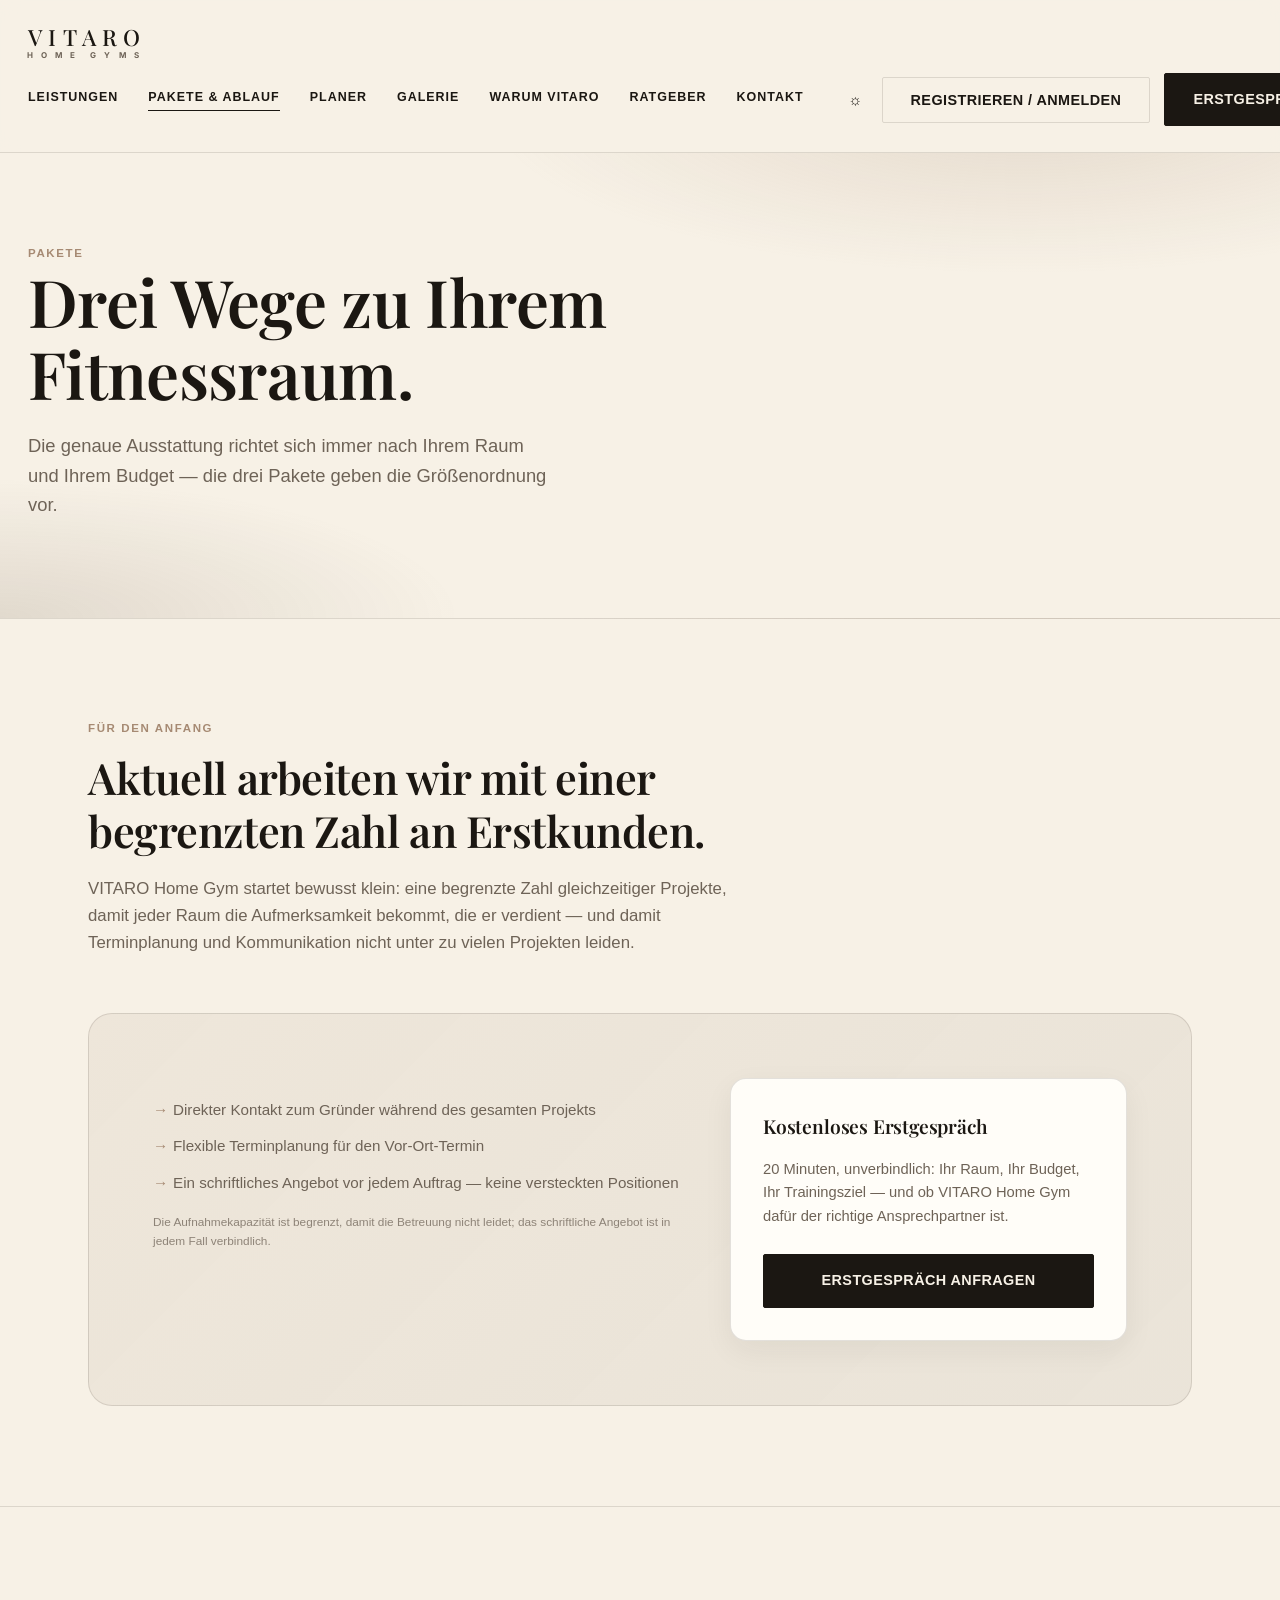
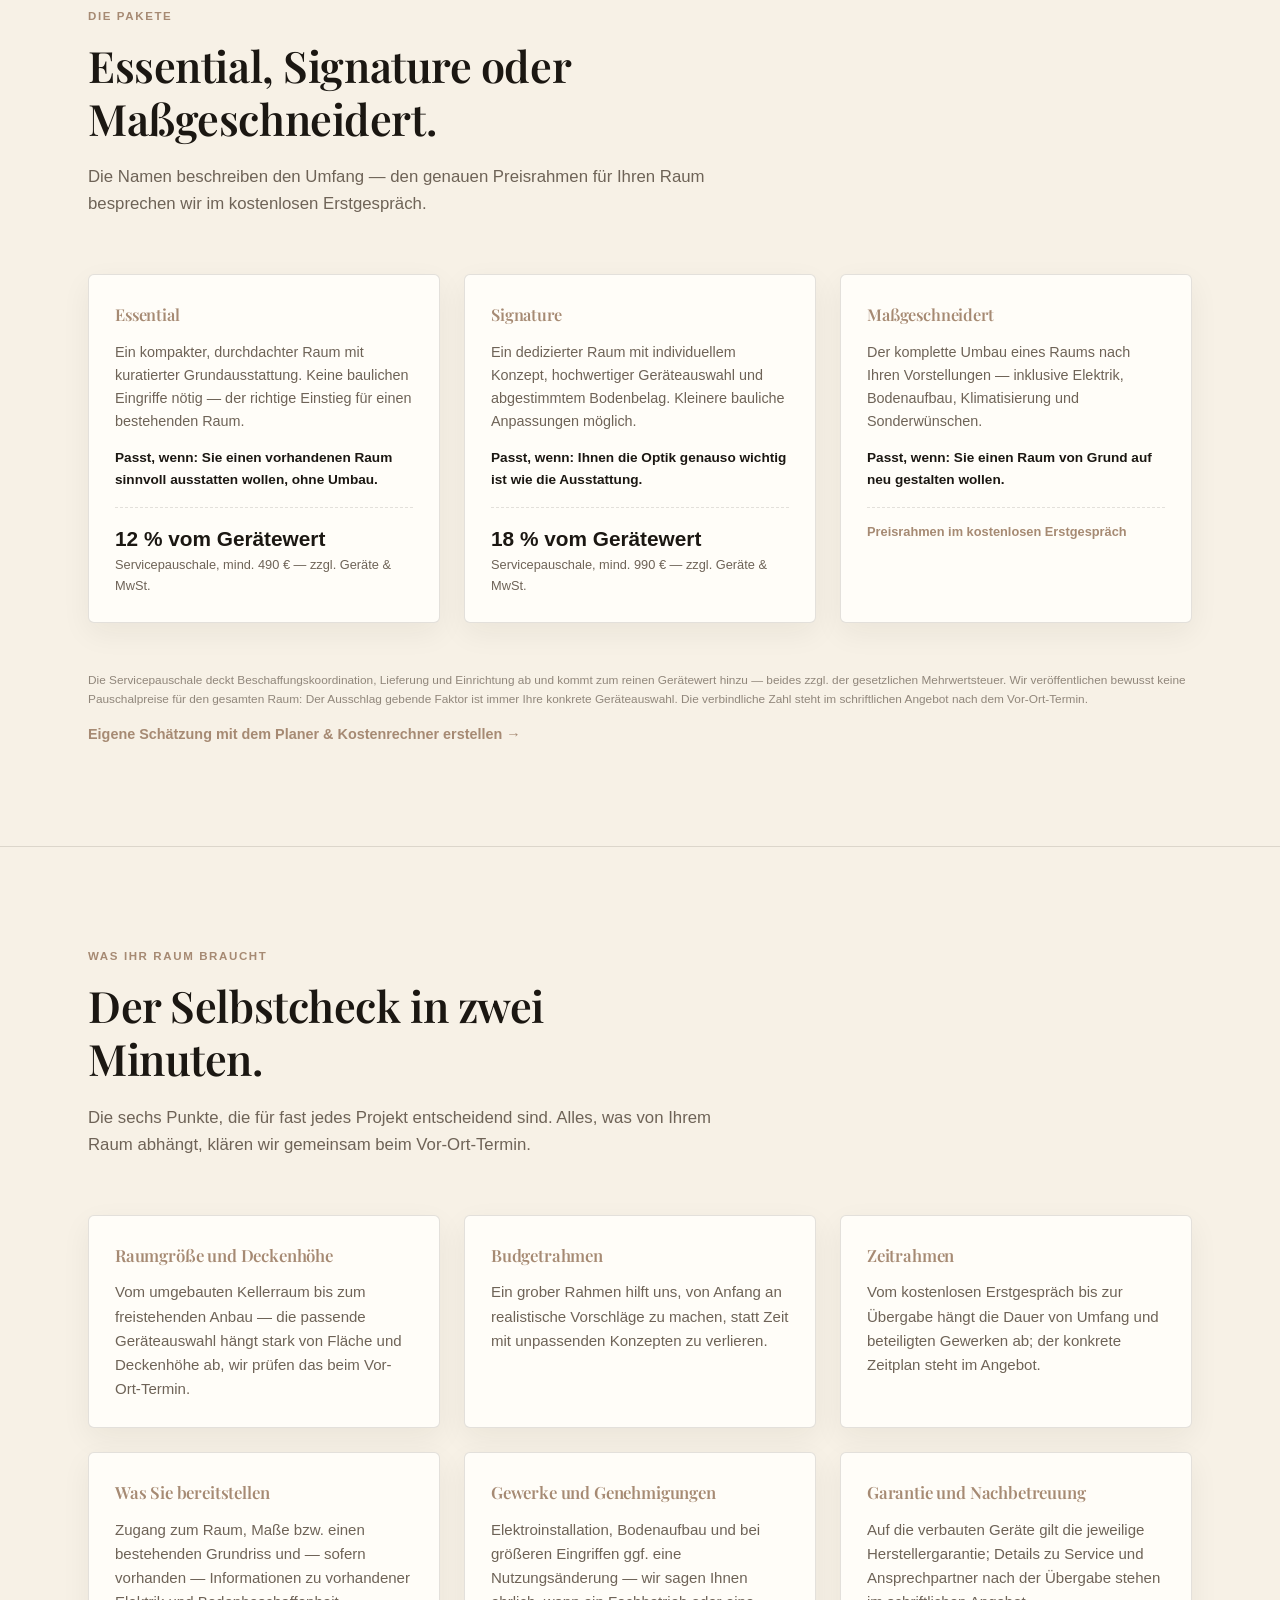
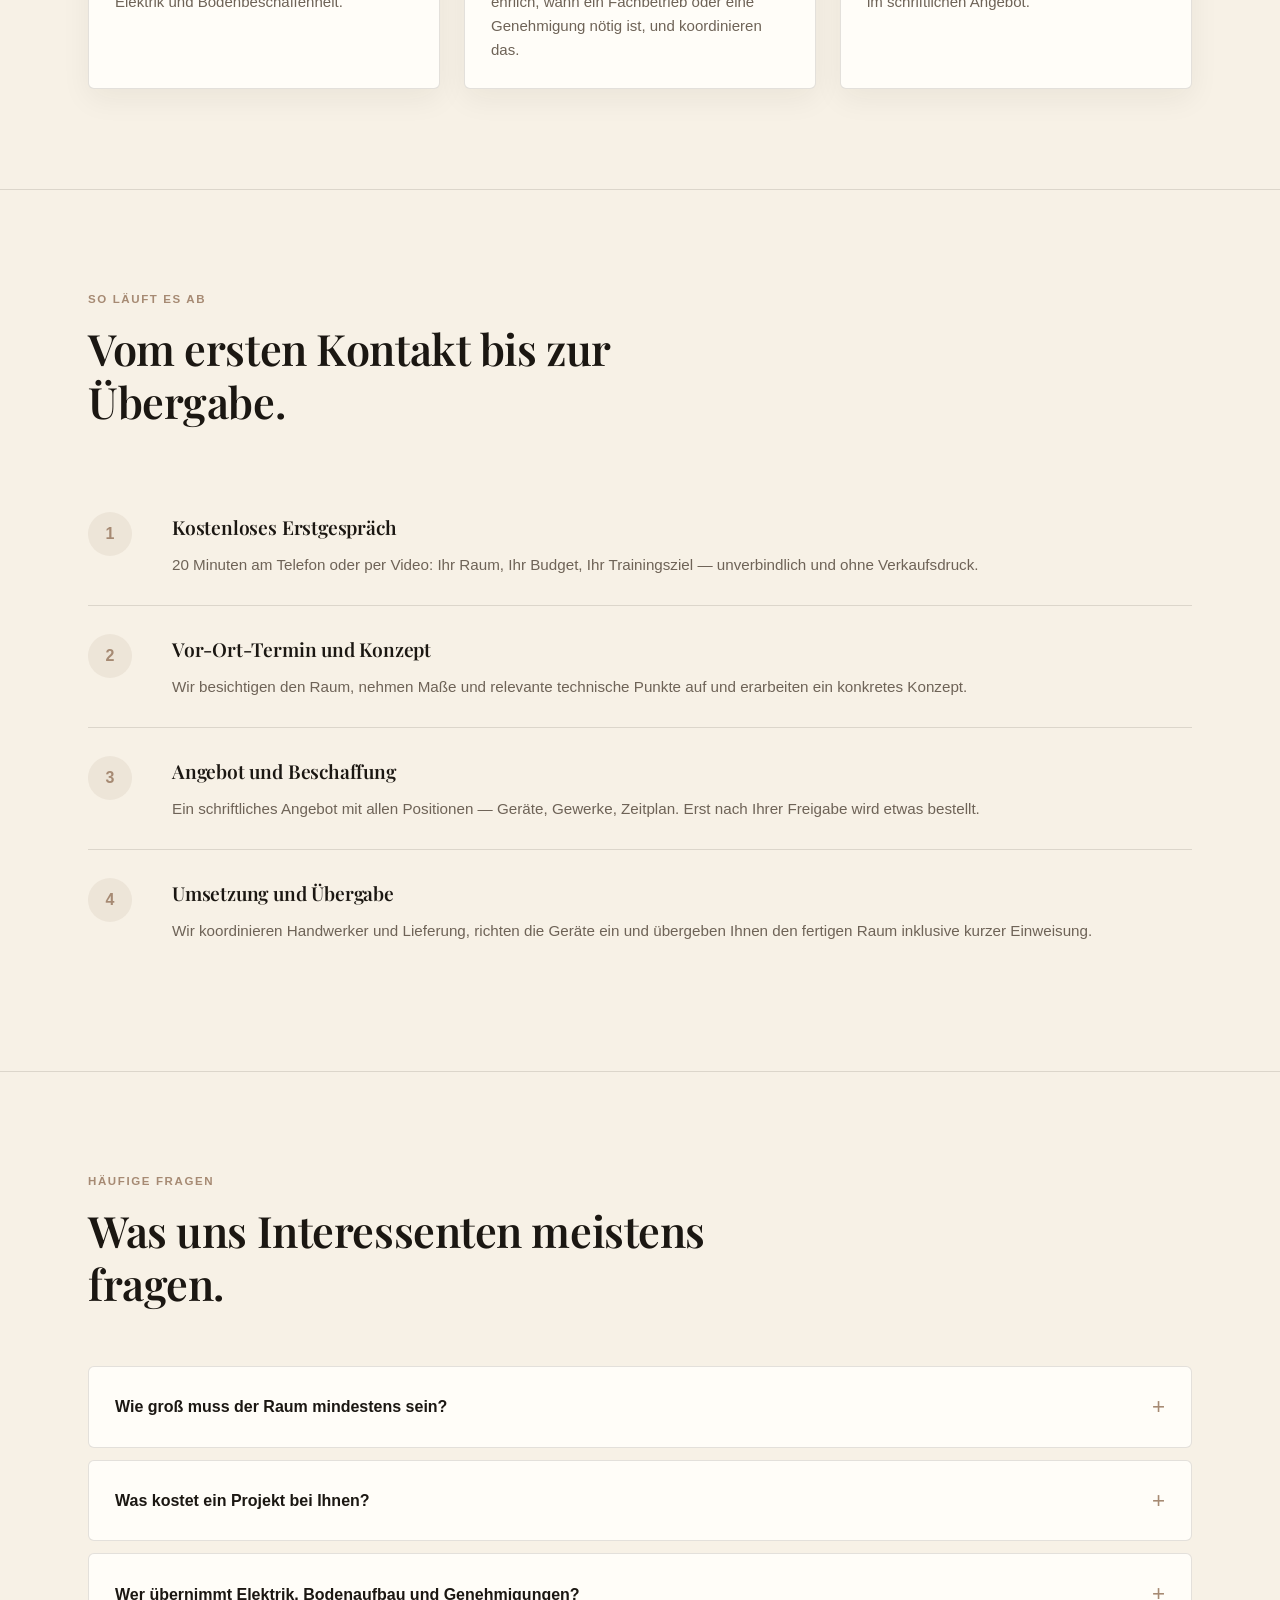
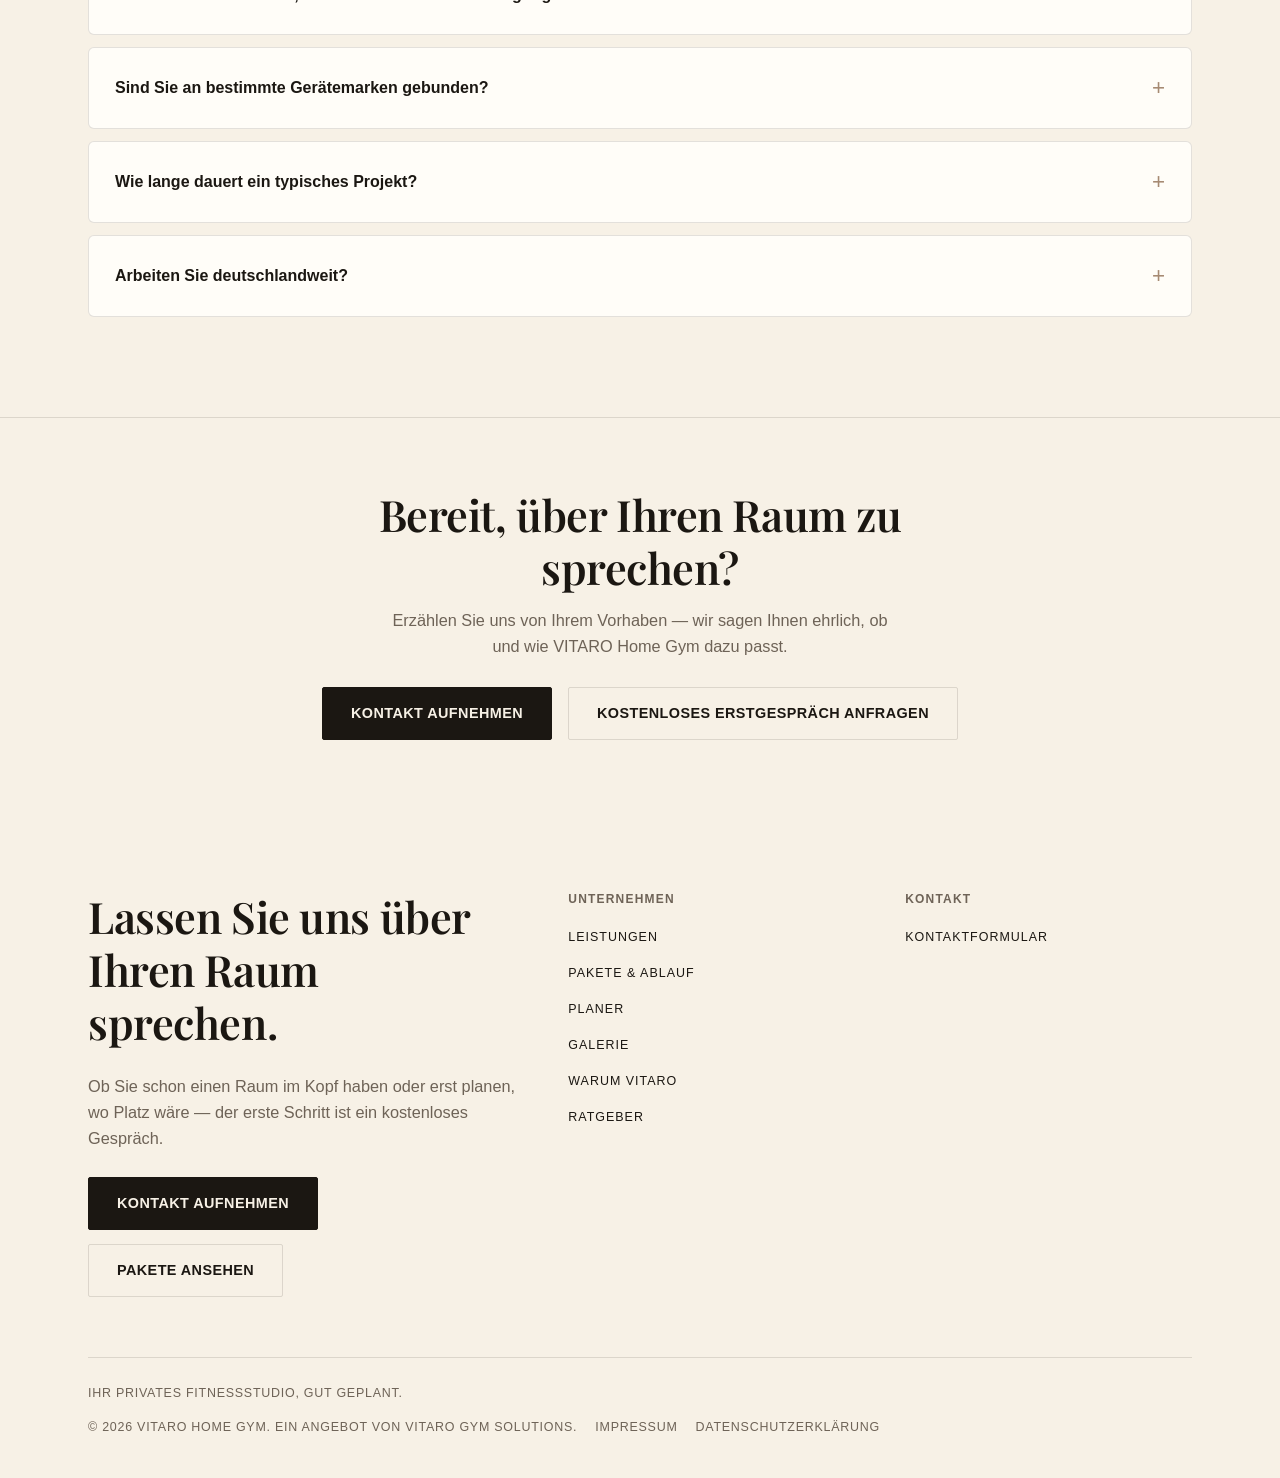
<file: pakete.html>
<!DOCTYPE html>
<html lang="de" data-theme="light">
<head>
  <meta name="robots" content="noindex, nofollow">
<meta charset="UTF-8">
<meta name="viewport" content="width=device-width, initial-scale=1.0">
<title>Pakete &amp; Ablauf — VITARO Home Gym</title>
<meta name="description" content="Essential, Signature oder Maßgeschneidert — drei Pakete für Ihren privaten Fitnessraum, plus Ablauf, Selbstcheck und häufige Fragen.">
<link rel="canonical" href="https://vitaro-homegym.example/pakete.html">
<meta property="og:type" content="website">
<meta property="og:site_name" content="VITARO Home Gym">
<meta property="og:title" content="Pakete &amp; Ablauf — VITARO Home Gym">
<meta property="og:description" content="Drei Pakete, ein transparenter Ablauf, ehrliche Preisrahmen.">
<meta property="og:url" content="https://vitaro-homegym.example/pakete.html">
<meta property="og:image" content="https://vitaro-homegym.example/assets/media/vitaro-homegym-hero.jpg">
<meta name="twitter:card" content="summary_large_image">
<link rel="icon" href="data:image/svg+xml,%3Csvg xmlns='http://www.w3.org/2000/svg' viewBox='0 0 100 100'%3E%3Crect width='100' height='100' rx='20' fill='%23f5efe6'/%3E%3Ctext x='50' y='69' font-size='58' font-family='Arial' font-weight='900' fill='%23181410' text-anchor='middle'%3EV%3C/text%3E%3C/svg%3E">
<script>
  (function(){
    try{
      var stored = localStorage.getItem('vitaro-theme');
      var theme;
      if(stored === 'dark' || stored === 'light'){ theme = stored; }
      else { theme = (window.matchMedia && window.matchMedia('(prefers-color-scheme: dark)').matches) ? 'dark' : 'light'; }
      document.documentElement.setAttribute('data-theme', theme);
    }catch(e){}
  })();
</script>
<link rel="preconnect" href="https://fonts.googleapis.com">
<link rel="preconnect" href="https://fonts.gstatic.com" crossorigin>
<link href="https://fonts.googleapis.com/css2?family=Playfair+Display:wght@500;600;700&family=Inter:wght@600;700&display=swap" rel="stylesheet">
<link rel="stylesheet" href="assets/css/style.css?v=40">
<script type="application/ld+json">
{
  "@context": "https://schema.org",
  "@type": "FAQPage",
  "mainEntity": [
    {
      "@type": "Question",
      "name": "Wie groß muss der Raum mindestens sein?",
      "acceptedAnswer": { "@type": "Answer", "text": "Das hängt stark von Ihrem Trainingsziel und der gewünschten Geräteauswahl ab. Wir schauen uns Ihren tatsächlich verfügbaren Raum beim Vor-Ort-Termin an, statt vorab pauschale Mindestmaße zu nennen." }
    },
    {
      "@type": "Question",
      "name": "Was kostet ein Projekt bei Ihnen?",
      "acceptedAnswer": { "@type": "Answer", "text": "Das hängt vom gewählten Paket, der Raumgröße und der Geräteauswahl ab. Wir nennen bewusst keine Pauschalpreise auf der Website — die verbindliche Zahl steht im schriftlichen Angebot nach dem Vor-Ort-Termin." }
    },
    {
      "@type": "Question",
      "name": "Wer übernimmt Elektrik, Bodenaufbau und Genehmigungen?",
      "acceptedAnswer": { "@type": "Answer", "text": "Diese Arbeiten führen wir grundsätzlich nicht selbst aus, sondern koordinieren geprüfte, lizenzierte Fachbetriebe. Ob und welche Genehmigung im Einzelfall nötig ist, klären wir gemeinsam mit Ihnen vor Auftragsbeginn." }
    },
    {
      "@type": "Question",
      "name": "Sind Sie an bestimmte Gerätemarken gebunden?",
      "acceptedAnswer": { "@type": "Answer", "text": "Nein. Wir wählen Geräte herstellerunabhängig aus dem gesamten Markt aus, abgestimmt auf Ihr Trainingsziel, Ihren Raum und Ihr Budget." }
    },
    {
      "@type": "Question",
      "name": "Wie lange dauert ein typisches Projekt?",
      "acceptedAnswer": { "@type": "Answer", "text": "Das hängt stark vom gewählten Paket und den beteiligten Gewerken ab — ein reines Essential-Paket ohne bauliche Eingriffe geht schneller als ein kompletter Umbau. Den konkreten Zeitplan legen wir im Angebot fest." }
    },
    {
      "@type": "Question",
      "name": "Arbeiten Sie deutschlandweit?",
      "acceptedAnswer": { "@type": "Answer", "text": "Das Erstgespräch findet unabhängig vom Standort statt. Für den Vor-Ort-Termin und die Umsetzung sprechen wir die Details je nach Region gemeinsam ab." }
    }
  ]
}
</script>
</head>
<body>

<a class="skip-link" href="#main">Zum Inhalt springen</a>

<header>
  <div class="wrap">
    <nav>
      <a class="logo" href="index.html"><span class="logo-word">VITARO</span><span class="logo-sub"><span>HOME</span><span>GYMS</span></span></a>
      <button class="menu-toggle" id="menuToggle" aria-label="Menü umschalten" aria-expanded="false" onclick="toggleMobileMenu()">
        <span></span><span></span><span></span>
      </button>
      <div class="nav-panel" id="navPanel">
        <div class="nav-links">
          <a href="leistungen.html">Leistungen</a>
          <a href="pakete.html" class="active">Pakete &amp; Ablauf</a>
          <a href="planer.html">Planer</a>
          <a href="galerie.html">Galerie</a>
          <a href="index.html#warum">Warum VITARO</a>
          <a href="ressourcen.html">Ratgeber</a>
          <a href="kontakt.html">Kontakt</a>
        </div>
        <div class="nav-cta">
          <button class="theme-toggle" onclick="toggleTheme()" aria-label="Hell-/Dunkelmodus umschalten" title="Hell-/Dunkelmodus umschalten">
            <span class="icon-dark">&#9789;</span><span class="icon-light">&#9788;</span>
          </button>
          <span data-auth-slot></span>
          <a href="kontakt.html" class="btn btn-primary">Erstgespräch anfragen</a>
        </div>
      </div>
    </nav>
  </div>
</header>

<div class="nav-backdrop" id="navBackdrop" onclick="closeMobileMenu()"></div>

<main id="main">

<section class="hero hero-sm">
  <div class="wrap hero-content hero-inner">
    <span class="eyebrow">Pakete</span>
    <h1>Drei Wege zu Ihrem Fitnessraum.</h1>
    <p class="lead">Die genaue Ausstattung richtet sich immer nach Ihrem Raum und Ihrem Budget — die drei Pakete geben die Größenordnung vor.</p>
  </div>
</section>

<section id="start">
  <div class="wrap">
    <div class="section-head">
      <span class="eyebrow">Für den Anfang</span>
      <h2>Aktuell arbeiten wir mit einer begrenzten Zahl an Erstkunden.</h2>
      <p>VITARO Home Gym startet bewusst klein: eine begrenzte Zahl gleichzeitiger Projekte, damit jeder Raum die Aufmerksamkeit bekommt, die er verdient — und damit Terminplanung und Kommunikation nicht unter zu vielen Projekten leiden.</p>
    </div>
    <div class="partner-band">
      <div>
        <ul>
          <li>Direkter Kontakt zum Gründer während des gesamten Projekts</li>
          <li>Flexible Terminplanung für den Vor-Ort-Termin</li>
          <li>Ein schriftliches Angebot vor jedem Auftrag — keine versteckten Positionen</li>
        </ul>
        <p class="source-note" style="margin-top:18px;">Die Aufnahmekapazität ist begrenzt, damit die Betreuung nicht leidet; das schriftliche Angebot ist in jedem Fall verbindlich.</p>
      </div>
      <div>
        <div class="partner-card">
          <h3>Kostenloses Erstgespräch</h3>
          <p>20 Minuten, unverbindlich: Ihr Raum, Ihr Budget, Ihr Trainingsziel — und ob VITARO Home Gym dafür der richtige Ansprechpartner ist.</p>
          <a href="kontakt.html#contactForm" class="btn btn-primary" style="width:100%;justify-content:center;">Erstgespräch anfragen</a>
        </div>
      </div>
    </div>
  </div>
</section>

<section id="pakete">
  <div class="wrap">
    <div class="section-head">
      <span class="eyebrow">Die Pakete</span>
      <h2>Essential, Signature oder Maßgeschneidert.</h2>
      <p>Die Namen beschreiben den Umfang — den genauen Preisrahmen für Ihren Raum besprechen wir im kostenlosen Erstgespräch.</p>
    </div>
    <div class="models-grid" style="margin-top:0;">
      <div class="model-card">
        <h3>Essential</h3>
        <p>Ein kompakter, durchdachter Raum mit kuratierter Grundausstattung. Keine baulichen Eingriffe nötig — der richtige Einstieg für einen bestehenden Raum.</p>
        <p style="font-size:.85rem;font-weight:600;color:var(--text);margin-top:14px;">Passt, wenn: Sie einen vorhandenen Raum sinnvoll ausstatten wollen, ohne Umbau.</p>
        <div class="model-price" data-state="live"><b class="model-price-value">12&nbsp;% vom Gerätewert</b><span class="model-price-label">Servicepauschale, mind. 490&nbsp;€ — zzgl. Geräte &amp; MwSt.</span></div>
      </div>
      <div class="model-card">
        <h3>Signature</h3>
        <p>Ein dedizierter Raum mit individuellem Konzept, hochwertiger Geräteauswahl und abgestimmtem Bodenbelag. Kleinere bauliche Anpassungen möglich.</p>
        <p style="font-size:.85rem;font-weight:600;color:var(--text);margin-top:14px;">Passt, wenn: Ihnen die Optik genauso wichtig ist wie die Ausstattung.</p>
        <div class="model-price" data-state="live"><b class="model-price-value">18&nbsp;% vom Gerätewert</b><span class="model-price-label">Servicepauschale, mind. 990&nbsp;€ — zzgl. Geräte &amp; MwSt.</span></div>
      </div>
      <div class="model-card">
        <h3>Maßgeschneidert</h3>
        <p>Der komplette Umbau eines Raums nach Ihren Vorstellungen — inklusive Elektrik, Bodenaufbau, Klimatisierung und Sonderwünschen.</p>
        <p style="font-size:.85rem;font-weight:600;color:var(--text);margin-top:14px;">Passt, wenn: Sie einen Raum von Grund auf neu gestalten wollen.</p>
        <div class="model-price" data-state="pending"><b class="model-price-value"></b><span class="model-price-label">Preisrahmen im kostenlosen Erstgespräch</span></div>
      </div>
    </div>
    <p class="source-note" style="margin-top:22px;">Die Servicepauschale deckt Beschaffungskoordination, Lieferung und Einrichtung ab und kommt zum reinen Gerätewert hinzu — beides zzgl. der gesetzlichen Mehrwertsteuer. Wir veröffentlichen bewusst keine Pauschalpreise für den gesamten Raum: Der Ausschlag gebende Faktor ist immer Ihre konkrete Geräteauswahl. Die verbindliche Zahl steht im schriftlichen Angebot nach dem Vor-Ort-Termin.</p>
    <p class="model-price-teaser"><a href="planer.html">Eigene Schätzung mit dem Planer &amp; Kostenrechner erstellen →</a></p>
  </div>
</section>

<section id="spezifika">
  <div class="wrap">
    <div class="section-head">
      <span class="eyebrow">Was Ihr Raum braucht</span>
      <h2>Der Selbstcheck in zwei Minuten.</h2>
      <p>Die sechs Punkte, die für fast jedes Projekt entscheidend sind. Alles, was von Ihrem Raum abhängt, klären wir gemeinsam beim Vor-Ort-Termin.</p>
    </div>
    <div class="spec-grid">
      <div class="model-card"><h3>Raumgröße und Deckenhöhe</h3><p>Vom umgebauten Kellerraum bis zum freistehenden Anbau — die passende Geräteauswahl hängt stark von Fläche und Deckenhöhe ab, wir prüfen das beim Vor-Ort-Termin.</p></div>
      <div class="model-card"><h3>Budgetrahmen</h3><p>Ein grober Rahmen hilft uns, von Anfang an realistische Vorschläge zu machen, statt Zeit mit unpassenden Konzepten zu verlieren.</p></div>
      <div class="model-card"><h3>Zeitrahmen</h3><p>Vom kostenlosen Erstgespräch bis zur Übergabe hängt die Dauer von Umfang und beteiligten Gewerken ab; der konkrete Zeitplan steht im Angebot.</p></div>
      <div class="model-card"><h3>Was Sie bereitstellen</h3><p>Zugang zum Raum, Maße bzw. einen bestehenden Grundriss und — sofern vorhanden — Informationen zu vorhandener Elektrik und Bodenbeschaffenheit.</p></div>
      <div class="model-card"><h3>Gewerke und Genehmigungen</h3><p>Elektroinstallation, Bodenaufbau und bei größeren Eingriffen ggf. eine Nutzungsänderung — wir sagen Ihnen ehrlich, wann ein Fachbetrieb oder eine Genehmigung nötig ist, und koordinieren das.</p></div>
      <div class="model-card"><h3>Garantie und Nachbetreuung</h3><p>Auf die verbauten Geräte gilt die jeweilige Herstellergarantie; Details zu Service und Ansprechpartner nach der Übergabe stehen im schriftlichen Angebot.</p></div>
    </div>
  </div>
</section>

<section id="ablauf">
  <div class="wrap">
    <div class="section-head">
      <span class="eyebrow">So läuft es ab</span>
      <h2>Vom ersten Kontakt bis zur Übergabe.</h2>
    </div>
    <ol class="process-list">
      <li class="process-item">
        <div class="num">1</div>
        <div><h3>Kostenloses Erstgespräch</h3><p>20 Minuten am Telefon oder per Video: Ihr Raum, Ihr Budget, Ihr Trainingsziel — unverbindlich und ohne Verkaufsdruck.</p></div>
      </li>
      <li class="process-item">
        <div class="num">2</div>
        <div><h3>Vor-Ort-Termin und Konzept</h3><p>Wir besichtigen den Raum, nehmen Maße und relevante technische Punkte auf und erarbeiten ein konkretes Konzept.</p></div>
      </li>
      <li class="process-item">
        <div class="num">3</div>
        <div><h3>Angebot und Beschaffung</h3><p>Ein schriftliches Angebot mit allen Positionen — Geräte, Gewerke, Zeitplan. Erst nach Ihrer Freigabe wird etwas bestellt.</p></div>
      </li>
      <li class="process-item">
        <div class="num">4</div>
        <div><h3>Umsetzung und Übergabe</h3><p>Wir koordinieren Handwerker und Lieferung, richten die Geräte ein und übergeben Ihnen den fertigen Raum inklusive kurzer Einweisung.</p></div>
      </li>
    </ol>
  </div>
</section>

<section id="faq">
  <div class="wrap">
    <div class="section-head">
      <span class="eyebrow">Häufige Fragen</span>
      <h2>Was uns Interessenten meistens fragen.</h2>
    </div>
    <div class="faq-list">
      <details class="faq-item"><summary>Wie groß muss der Raum mindestens sein?</summary><div class="faq-a">Das hängt stark von Ihrem Trainingsziel und der gewünschten Geräteauswahl ab. Wir schauen uns Ihren tatsächlich verfügbaren Raum beim Vor-Ort-Termin an, statt vorab pauschale Mindestmaße zu nennen.</div></details>
      <details class="faq-item"><summary>Was kostet ein Projekt bei Ihnen?</summary><div class="faq-a">Das hängt vom gewählten Paket, der Raumgröße und der Geräteauswahl ab. Wir nennen bewusst keine Pauschalpreise auf der Website — die verbindliche Zahl steht im schriftlichen Angebot nach dem Vor-Ort-Termin.</div></details>
      <details class="faq-item"><summary>Wer übernimmt Elektrik, Bodenaufbau und Genehmigungen?</summary><div class="faq-a">Diese Arbeiten führen wir grundsätzlich nicht selbst aus, sondern koordinieren geprüfte, lizenzierte Fachbetriebe. Ob und welche Genehmigung im Einzelfall nötig ist, klären wir gemeinsam mit Ihnen vor Auftragsbeginn.</div></details>
      <details class="faq-item"><summary>Sind Sie an bestimmte Gerätemarken gebunden?</summary><div class="faq-a">Nein. Wir wählen Geräte herstellerunabhängig aus dem gesamten Markt aus, abgestimmt auf Ihr Trainingsziel, Ihren Raum und Ihr Budget.</div></details>
      <details class="faq-item"><summary>Wie lange dauert ein typisches Projekt?</summary><div class="faq-a">Das hängt stark vom gewählten Paket und den beteiligten Gewerken ab — ein reines Essential-Paket ohne bauliche Eingriffe geht schneller als ein kompletter Umbau. Den konkreten Zeitplan legen wir im Angebot fest.</div></details>
      <details class="faq-item"><summary>Arbeiten Sie deutschlandweit?</summary><div class="faq-a">Das Erstgespräch findet unabhängig vom Standort statt. Für den Vor-Ort-Termin und die Umsetzung sprechen wir die Details je nach Region gemeinsam ab.</div></details>
    </div>
  </div>
</section>

<section class="section-tight" style="border-bottom:none;">
  <div class="wrap" style="text-align:center;">
    <h2 style="max-width:640px;margin:0 auto 14px;">Bereit, über Ihren Raum zu sprechen?</h2>
    <p style="max-width:520px;margin:0 auto 28px;">Erzählen Sie uns von Ihrem Vorhaben — wir sagen Ihnen ehrlich, ob und wie VITARO Home Gym dazu passt.</p>
    <div class="hero-actions" style="justify-content:center;">
      <a href="kontakt.html" class="btn btn-primary">Kontakt aufnehmen</a>
      <a href="kontakt.html#contactForm" class="btn btn-ghost">Kostenloses Erstgespräch anfragen</a>
    </div>
  </div>
</section>

</main>

<footer id="contact">
  <div class="wrap">
    <div class="footer-top">
      <div>
        <h2>Lassen Sie uns über Ihren Raum sprechen.</h2>
        <p>Ob Sie schon einen Raum im Kopf haben oder erst planen, wo Platz wäre — der erste Schritt ist ein kostenloses Gespräch.</p>
        <div style="margin-top:26px;display:flex;gap:14px;flex-wrap:wrap;">
          <a href="kontakt.html#contactForm" class="btn btn-primary">Kontakt aufnehmen</a>
          <a href="pakete.html" class="btn btn-ghost">Pakete ansehen</a>
        </div>
      </div>
      <div class="footer-col">
        <h4>Unternehmen</h4>
        <a href="leistungen.html">Leistungen</a>
        <a href="pakete.html">Pakete &amp; Ablauf</a>
        <a href="planer.html">Planer</a>
        <a href="galerie.html">Galerie</a>
        <a href="index.html#warum">Warum VITARO</a>
        <a href="ressourcen.html">Ratgeber</a>
      </div>
      <div class="footer-col">
        <h4>Kontakt</h4>
        <a href="kontakt.html">Kontaktformular</a>
      </div>
    </div>
    <div class="footer-bottom">
      <span>Ihr privates Fitnessstudio, gut geplant.</span>
      <div class="footer-legal">
        <span>© 2026 VITARO Home Gym. Ein Angebot von Vitaro Gym Solutions.</span>
        <a href="impressum.html">Impressum</a>
        <a href="datenschutz.html">Datenschutzerklärung</a>
      </div>
    </div>
  </div>
</footer>

<script src="assets/js/main.js?v=10"></script>
<script src="assets/js/auth.js?v=5"></script>
</body>
</html>
</file>
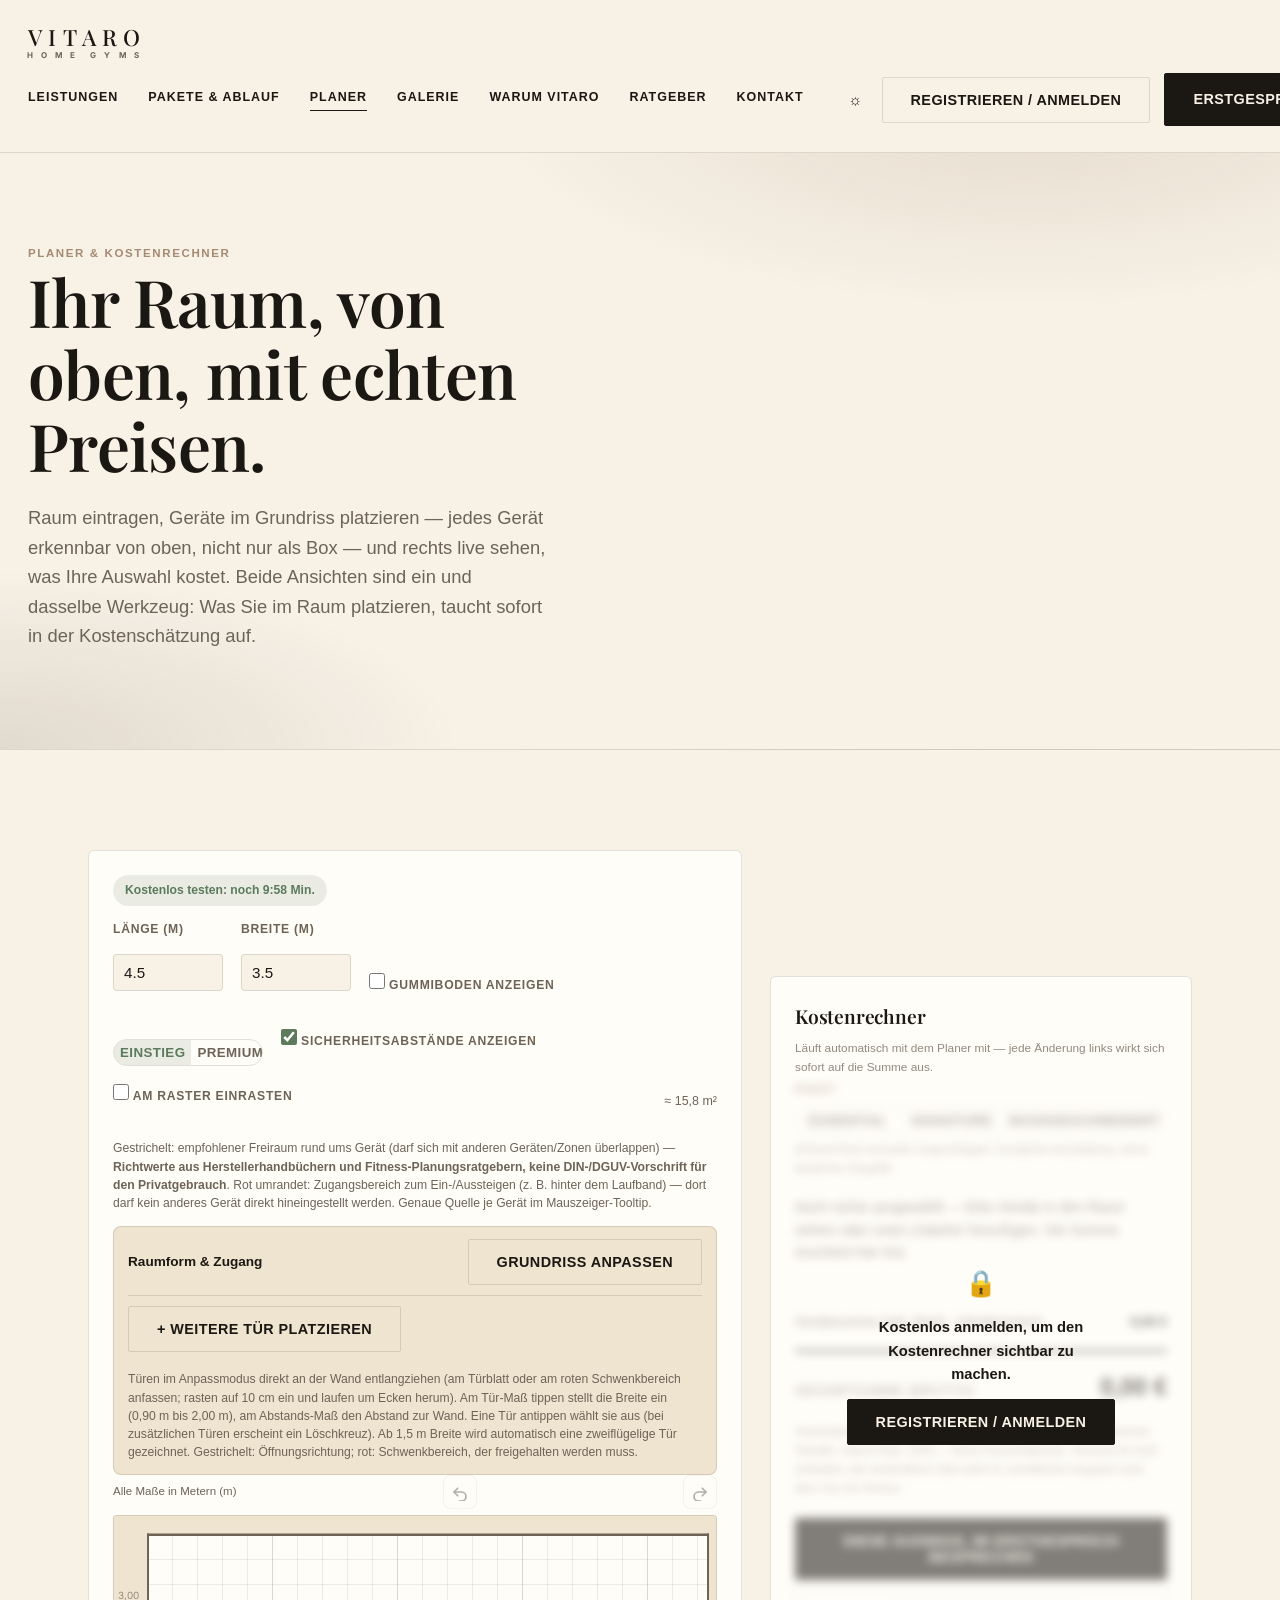
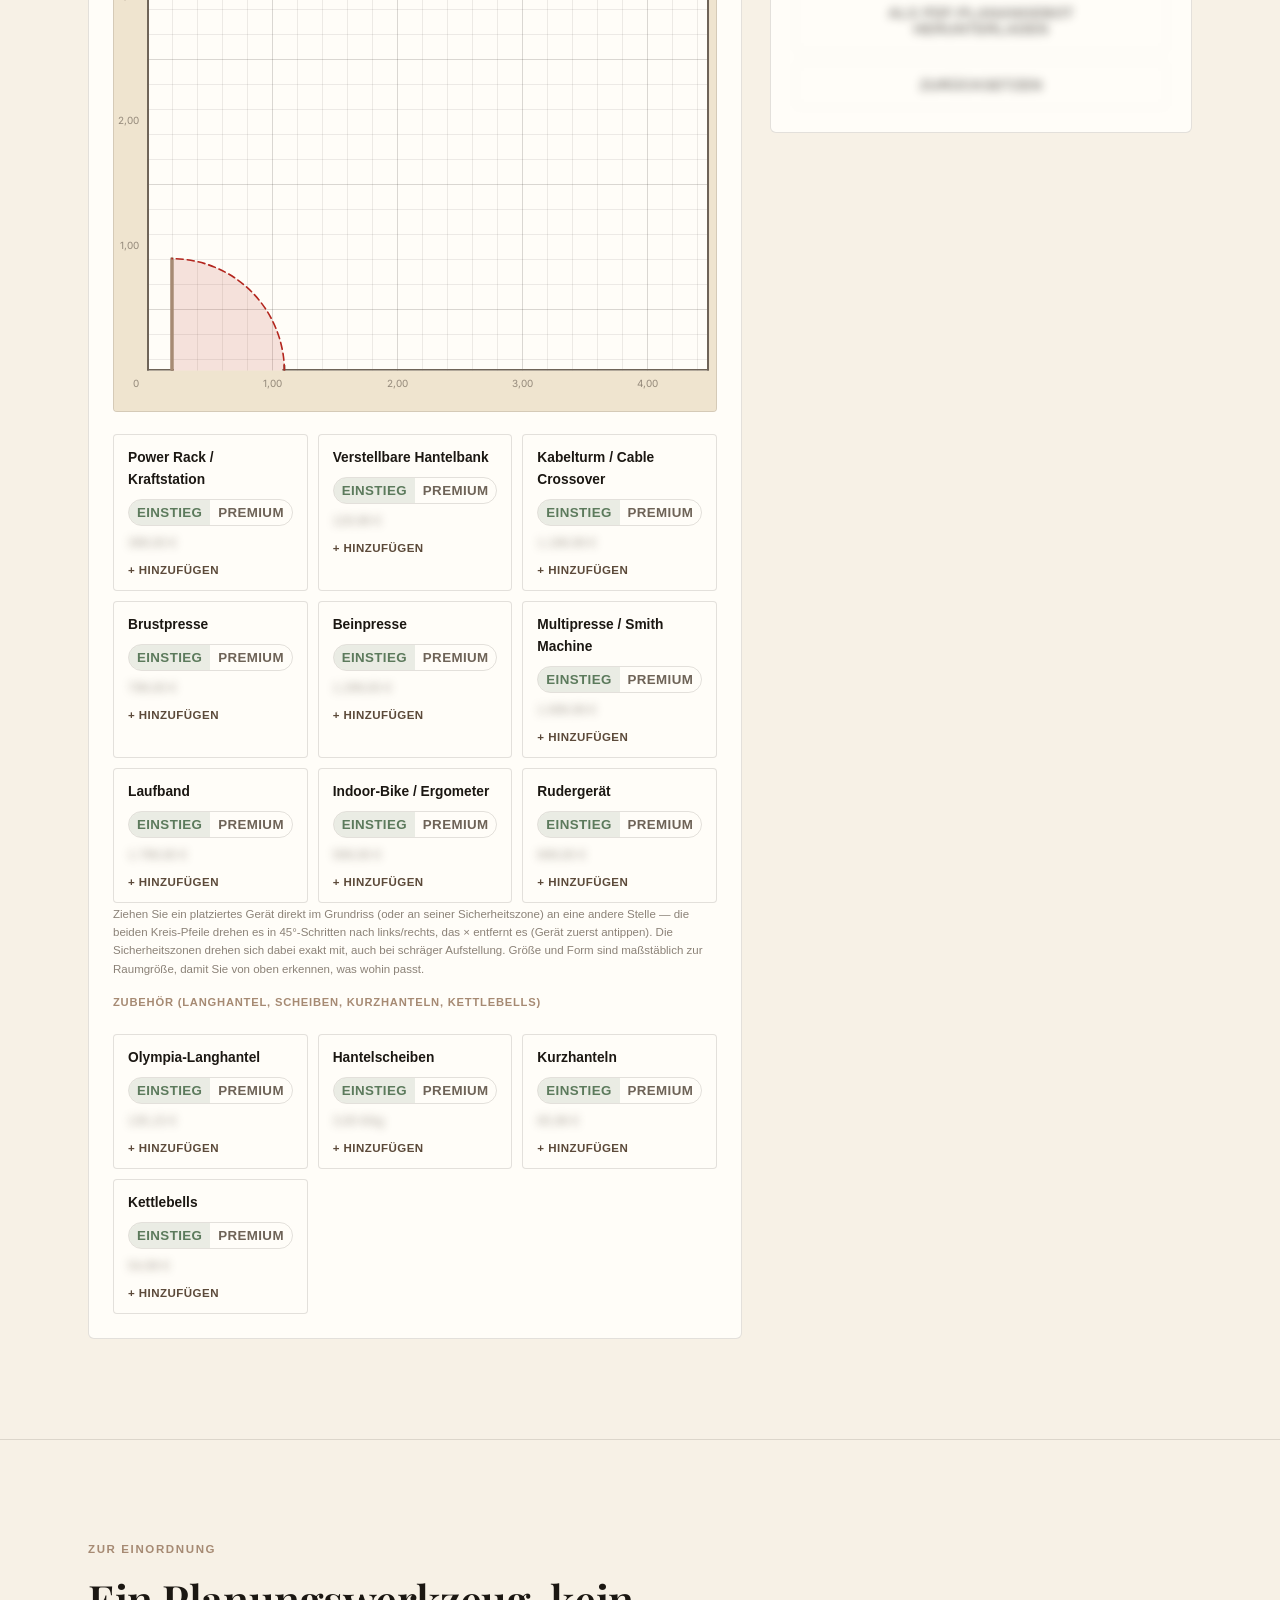
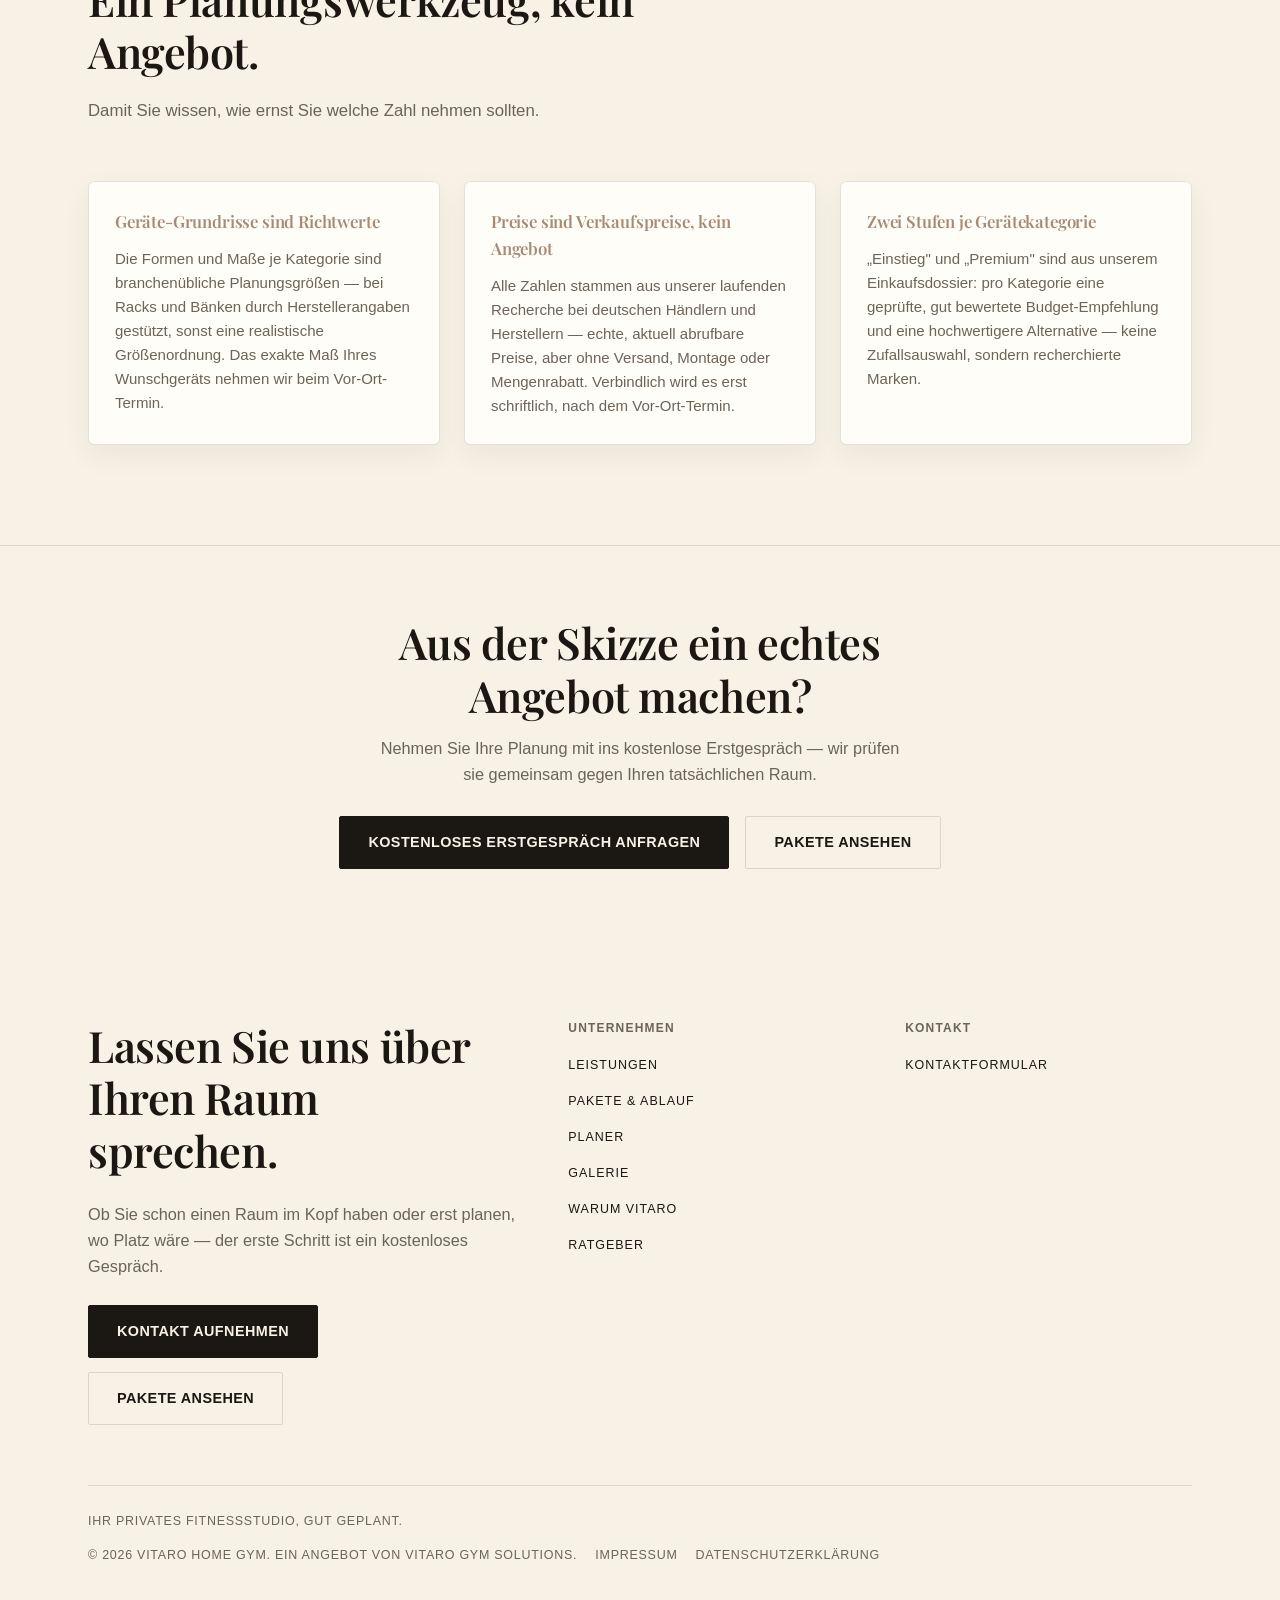
<file: planer.html>
<!DOCTYPE html>
<html lang="de" data-theme="light">
<head>
  <meta name="robots" content="noindex, nofollow">
<meta charset="UTF-8">
<meta name="viewport" content="width=device-width, initial-scale=1.0">
<title>Planer &amp; Kostenrechner — VITARO Home Gym</title>
<meta name="description" content="Raum eintragen, Geräte von oben im Grundriss platzieren und live sehen, was Ihre Auswahl kostet — der VITARO Planer verknüpft Raumplanung und Kostenschätzung in einem Tool.">
<link rel="canonical" href="https://vitaro-homegym.example/planer.html">
<meta property="og:type" content="website">
<meta property="og:site_name" content="VITARO Home Gym">
<meta property="og:title" content="Planer &amp; Kostenrechner — VITARO Home Gym">
<meta property="og:description" content="Raum eintragen, Geräte von oben platzieren, live sehen was es kostet.">
<meta property="og:url" content="https://vitaro-homegym.example/planer.html">
<meta property="og:image" content="https://vitaro-homegym.example/assets/media/vitaro-homegym-hero.jpg">
<meta name="twitter:card" content="summary_large_image">
<link rel="icon" href="data:image/svg+xml,%3Csvg xmlns='http://www.w3.org/2000/svg' viewBox='0 0 100 100'%3E%3Crect width='100' height='100' rx='20' fill='%23f5efe6'/%3E%3Ctext x='50' y='69' font-size='58' font-family='Arial' font-weight='900' fill='%23181410' text-anchor='middle'%3EV%3C/text%3E%3C/svg%3E">
<script>
  (function(){
    try{
      var stored = localStorage.getItem('vitaro-theme');
      var theme;
      if(stored === 'dark' || stored === 'light'){ theme = stored; }
      else { theme = (window.matchMedia && window.matchMedia('(prefers-color-scheme: dark)').matches) ? 'dark' : 'light'; }
      document.documentElement.setAttribute('data-theme', theme);
    }catch(e){}
  })();
</script>
<link rel="preconnect" href="https://fonts.googleapis.com">
<link rel="preconnect" href="https://fonts.gstatic.com" crossorigin>
<link href="https://fonts.googleapis.com/css2?family=Playfair+Display:wght@500;600;700&family=Inter:wght@600;700&display=swap" rel="stylesheet">
<link rel="stylesheet" href="assets/css/style.css?v=40">
<script type="application/ld+json">
{
  "@context": "https://schema.org",
  "@type": "WebApplication",
  "name": "VITARO Home Gym Planer",
  "url": "https://vitaro-homegym.example/planer.html",
  "applicationCategory": "LifestyleApplication",
  "operatingSystem": "Web",
  "description": "Kostenloser Home-Gym-Planer: eigenen Trainingsraum im Grundriss zusammenstellen und live sehen, was Geräte von Einstiegs- bis Premiummarken kosten — inklusive Kostenaufstellung als PDF.",
  "offers": { "@type": "Offer", "price": "0", "priceCurrency": "EUR" },
  "provider": { "@type": "Organization", "name": "VITARO Home Gym", "url": "https://vitaro-homegym.example/" }
}
</script>
</head>
<body>

<a class="skip-link" href="#main">Zum Inhalt springen</a>

<header>
  <div class="wrap">
    <nav>
      <a class="logo" href="index.html"><span class="logo-word">VITARO</span><span class="logo-sub"><span>HOME</span><span>GYMS</span></span></a>
      <button class="menu-toggle" id="menuToggle" aria-label="Menü umschalten" aria-expanded="false" onclick="toggleMobileMenu()">
        <span></span><span></span><span></span>
      </button>
      <div class="nav-panel" id="navPanel">
        <div class="nav-links">
          <a href="leistungen.html">Leistungen</a>
          <a href="pakete.html">Pakete &amp; Ablauf</a>
          <a href="planer.html" class="active">Planer</a>
          <a href="galerie.html">Galerie</a>
          <a href="index.html#warum">Warum VITARO</a>
          <a href="ressourcen.html">Ratgeber</a>
          <a href="kontakt.html">Kontakt</a>
        </div>
        <div class="nav-cta">
          <button class="theme-toggle" onclick="toggleTheme()" aria-label="Hell-/Dunkelmodus umschalten" title="Hell-/Dunkelmodus umschalten">
            <span class="icon-dark">&#9789;</span><span class="icon-light">&#9788;</span>
          </button>
          <span data-auth-slot></span>
          <a href="kontakt.html" class="btn btn-primary">Erstgespräch anfragen</a>
        </div>
      </div>
    </nav>
  </div>
</header>

<div class="nav-backdrop" id="navBackdrop" onclick="closeMobileMenu()"></div>

<main id="main">

<section class="hero hero-sm">
  <div class="wrap hero-content hero-inner">
    <span class="eyebrow">Planer &amp; Kostenrechner</span>
    <h1>Ihr Raum, von oben, mit echten Preisen.</h1>
    <p class="lead">Raum eintragen, Geräte im Grundriss platzieren — jedes Gerät erkennbar von oben, nicht nur als Box — und rechts live sehen, was Ihre Auswahl kostet. Beide Ansichten sind ein und dasselbe Werkzeug: Was Sie im Raum platzieren, taucht sofort in der Kostenschätzung auf.</p>
  </div>
</section>

<section id="app">
  <div class="wrap">
    <div class="planner-mobile-tabs" id="plannerMobileTabs">
      <button type="button" data-view="planer" class="active">Planer</button>
      <button type="button" data-view="kosten">Kostenrechner</button>
    </div>

    <div class="planner-app" id="plannerApp" data-mobile-view="planer">

      <div class="planner-room-col">
        <div class="planner-room-card">
          <div class="vitaro-timer-badge" id="plannerTimerBadge" hidden></div>
          <div class="planner-room-controls">
            <div class="form-field">
              <label for="roomLength">Länge (m)</label>
              <input type="number" id="roomLength" value="4.5" min="2" max="12" step="0.1">
            </div>
            <div class="form-field">
              <label for="roomWidth">Breite (m)</label>
              <input type="number" id="roomWidth" value="3.5" min="2" max="12" step="0.1">
            </div>
            <label class="planner-flooring-toggle">
              <input type="checkbox" id="flooringToggle">
              <span>Gummiboden anzeigen</span>
            </label>
            <div class="planner-tier-switch" id="flooringTierSwitch" style="max-width:150px;">
              <button type="button" data-tier="budget" class="active">Einstieg</button>
              <button type="button" data-tier="premium">Premium</button>
            </div>
            <label class="planner-flooring-toggle">
              <input type="checkbox" id="clearanceToggle" checked>
              <span>Sicherheitsabstände anzeigen</span>
            </label>
            <label class="planner-flooring-toggle">
              <input type="checkbox" id="snapToggle">
              <span>Am Raster einrasten</span>
            </label>
            <span class="planner-room-area" id="plannerRoomArea">≈ 15,8 m²</span>
          </div>
          <p class="planner-clearance-note">Gestrichelt: empfohlener Freiraum rund ums Gerät (darf sich mit anderen Geräten/Zonen überlappen) — <b>Richtwerte aus Herstellerhandbüchern und Fitness-Planungsratgebern, keine DIN-/DGUV-Vorschrift für den Privatgebrauch</b>. Rot umrandet: Zugangsbereich zum Ein-/Aussteigen (z. B. hinter dem Laufband) — dort darf kein anderes Gerät direkt hineingestellt werden. Genaue Quelle je Gerät im Mauszeiger-Tooltip.</p>

          <div class="planner-shape-panel">
            <div class="planner-shape-panel-head">
              <strong>Raumform &amp; Zugang</strong>
              <button type="button" class="btn btn-ghost" id="roomShapeToggle">Grundriss anpassen</button>
            </div>
            <div class="planner-shape-panel-body" id="roomShapePanelBody" hidden>
              <p class="planner-shape-hint">Eckpunkte im Grundriss ziehen (rasten auf 10&nbsp;cm bzw. 15° ein) — antippen entfernt eine Ecke wieder. Auf einer Wandmitte antippen fügt eine neue Ecke ein. Auf ein Längen-Maß tippen erlaubt die exakte Länge; die kleine Winkelzahl an der Ecke (mit gestrichelter Bezugslinie zur Waagerechten) lässt sich antippen für einen freien Winkel ohne 15°-Raster — zieht man die Ecke danach erneut, rastet sie wieder normal auf 15° ein.</p>
              <button type="button" class="btn btn-ghost" id="roomShapeReset">Auf Rechteck zurücksetzen</button>
            </div>
            <div class="planner-room-controls planner-door-controls">
              <button type="button" class="btn btn-ghost" id="addDoorBtn">+ Weitere Tür platzieren</button>
            </div>
            <p class="planner-shape-hint">Türen im Anpassmodus direkt an der Wand entlangziehen (am Türblatt oder am roten Schwenkbereich anfassen; rasten auf 10&nbsp;cm ein und laufen um Ecken herum). Am Tür-Maß tippen stellt die Breite ein (0,90&nbsp;m bis 2,00&nbsp;m), am Abstands-Maß den Abstand zur Wand. Eine Tür antippen wählt sie aus (bei zusätzlichen Türen erscheint ein Löschkreuz). Ab 1,5&nbsp;m Breite wird automatisch eine zweiflügelige Tür gezeichnet. Gestrichelt: Öffnungsrichtung; rot: Schwenkbereich, der freigehalten werden muss.</p>
          </div>

          <div class="planner-history-bar">
            <span class="planner-unit-note">Alle Maße in Metern (m)</span>
            <button type="button" class="planner-history-btn" id="planUndoBtn" title="Rückgängig" aria-label="Rückgängig" disabled>
              <svg viewBox="0 0 24 24" width="18" height="18" aria-hidden="true"><path d="M9 7 4 12l5 5" fill="none" stroke="currentColor" stroke-width="2.2" stroke-linecap="round" stroke-linejoin="round"/><path d="M4 12h10a6 6 0 0 1 0 12h-3" fill="none" stroke="currentColor" stroke-width="2.2" stroke-linecap="round" stroke-linejoin="round"/></svg>
            </button>
            <button type="button" class="planner-history-btn" id="planRedoBtn" title="Wiederholen" aria-label="Wiederholen" disabled>
              <svg viewBox="0 0 24 24" width="18" height="18" aria-hidden="true"><path d="M15 7l5 5-5 5" fill="none" stroke="currentColor" stroke-width="2.2" stroke-linecap="round" stroke-linejoin="round"/><path d="M20 12H10a6 6 0 0 0 0 12h3" fill="none" stroke="currentColor" stroke-width="2.2" stroke-linecap="round" stroke-linejoin="round"/></svg>
            </button>
          </div>

          <div class="planner-canvas-outer" id="plannerCanvasOuter">
            <div class="planner-canvas" id="plannerCanvas"></div>
          </div>

          <p class="planner-selected-info" id="plannerSelectedInfo" hidden></p>

          <p class="planner-fit-msg" id="plannerFitMsg" hidden></p>

          <div class="planner-palette" id="plannerPalette"></div>
          <p class="planner-palette-note">Ziehen Sie ein platziertes Gerät direkt im Grundriss (oder an seiner Sicherheitszone) an eine andere Stelle — die beiden Kreis-Pfeile drehen es in 45°-Schritten nach links/rechts, das × entfernt es (Gerät zuerst antippen). Die Sicherheitszonen drehen sich dabei exakt mit, auch bei schräger Aufstellung. Größe und Form sind maßstäblich zur Raumgröße, damit Sie von oben erkennen, was wohin passt.</p>

          <div class="planner-cost-group-label">Zubehör (Langhantel, Scheiben, Kurzhanteln, Kettlebells)</div>
          <div class="planner-palette" id="plannerAccessoryPalette"></div>
        </div>
      </div>

      <aside class="planner-cost-col vitaro-gate" id="plannerCostPanel">
        <h3>Kostenrechner</h3>
        <p class="source-note">Läuft automatisch mit dem Planer mit — jede Änderung links wirkt sich sofort auf die Summe aus.</p>

        <div id="plannerGateInner">
          <div class="planner-cost-group-label" style="margin-top:4px;">Paket</div>
          <div class="planner-tier-switch" id="packageSwitch" style="max-width:100%;">
            <button type="button" data-pkg="essential" class="active">Essential</button>
            <button type="button" data-pkg="signature">Signature</button>
            <button type="button" data-pkg="custom">Maßgeschneidert</button>
          </div>
          <p class="source-note" id="packageSuggestNote" style="margin-top:6px;"></p>

          <div class="planner-cost-list" id="plannerCostList"></div>

          <div class="planner-cost-breakdown" id="plannerBreakdown"></div>

          <div class="planner-cost-total">
            <span>Gesamtsumme (brutto)</span>
            <b id="plannerTotal">0 €</b>
          </div>
          <p class="source-note planner-cost-note">Verkaufspreise aus unserer laufenden Marktbeobachtung deutscher Händler, Stand Sept. 2026 — keine Pauschalpreise. Versand ist nicht enthalten; die verbindliche Zahl steht im schriftlichen Angebot nach dem Vor-Ort-Termin.</p>
          <div class="planner-cost-actions">
            <button type="button" class="btn btn-primary" id="plannerHandover">Diese Auswahl im Erstgespräch besprechen</button>
            <button type="button" class="btn btn-ghost" id="plannerPdf">Als PDF-Planangebot herunterladen</button>
            <button type="button" class="btn btn-ghost" id="plannerReset">Zurücksetzen</button>
          </div>
        </div>

        <div class="vitaro-gate-overlay" id="costGateOverlay" hidden>
          <span class="vitaro-gate-lock">🔒</span>
          <p id="costGateText">Kostenlos anmelden, um den Kostenrechner sichtbar zu machen.</p>
          <button type="button" class="btn btn-primary" data-open-auth>Registrieren / Anmelden</button>
        </div>
      </aside>

    </div>

    <div class="planner-mobile-pricebar" id="plannerMobilePricebar">
      <span>Gesamt <b id="plannerMobileTotal">–</b></span>
      <button type="button" id="plannerMobilePricebarBtn">Kostenaufstellung ansehen</button>
    </div>
  </div>
</section>

<section id="hinweise">
  <div class="wrap">
    <div class="section-head">
      <span class="eyebrow">Zur Einordnung</span>
      <h2>Ein Planungswerkzeug, kein Angebot.</h2>
      <p>Damit Sie wissen, wie ernst Sie welche Zahl nehmen sollten.</p>
    </div>
    <div class="spec-grid">
      <div class="model-card"><h3>Geräte-Grundrisse sind Richtwerte</h3><p>Die Formen und Maße je Kategorie sind branchenübliche Planungsgrößen — bei Racks und Bänken durch Herstellerangaben gestützt, sonst eine realistische Größenordnung. Das exakte Maß Ihres Wunschgeräts nehmen wir beim Vor-Ort-Termin.</p></div>
      <div class="model-card"><h3>Preise sind Verkaufspreise, kein Angebot</h3><p>Alle Zahlen stammen aus unserer laufenden Recherche bei deutschen Händlern und Herstellern — echte, aktuell abrufbare Preise, aber ohne Versand, Montage oder Mengenrabatt. Verbindlich wird es erst schriftlich, nach dem Vor-Ort-Termin.</p></div>
      <div class="model-card"><h3>Zwei Stufen je Gerätekategorie</h3><p>„Einstieg" und „Premium" sind aus unserem Einkaufsdossier: pro Kategorie eine geprüfte, gut bewertete Budget-Empfehlung und eine hochwertigere Alternative — keine Zufallsauswahl, sondern recherchierte Marken.</p></div>
    </div>
  </div>
</section>

<section class="section-tight" style="border-bottom:none;">
  <div class="wrap" style="text-align:center;">
    <h2 style="max-width:640px;margin:0 auto 14px;">Aus der Skizze ein echtes Angebot machen?</h2>
    <p style="max-width:520px;margin:0 auto 28px;">Nehmen Sie Ihre Planung mit ins kostenlose Erstgespräch — wir prüfen sie gemeinsam gegen Ihren tatsächlichen Raum.</p>
    <div class="hero-actions" style="justify-content:center;">
      <a href="kontakt.html#contactForm" class="btn btn-primary">Kostenloses Erstgespräch anfragen</a>
      <a href="pakete.html" class="btn btn-ghost">Pakete ansehen</a>
    </div>
  </div>
</section>

</main>

<footer id="contact">
  <div class="wrap">
    <div class="footer-top">
      <div>
        <h2>Lassen Sie uns über Ihren Raum sprechen.</h2>
        <p>Ob Sie schon einen Raum im Kopf haben oder erst planen, wo Platz wäre — der erste Schritt ist ein kostenloses Gespräch.</p>
        <div style="margin-top:26px;display:flex;gap:14px;flex-wrap:wrap;">
          <a href="kontakt.html#contactForm" class="btn btn-primary">Kontakt aufnehmen</a>
          <a href="pakete.html" class="btn btn-ghost">Pakete ansehen</a>
        </div>
      </div>
      <div class="footer-col">
        <h4>Unternehmen</h4>
        <a href="leistungen.html">Leistungen</a>
        <a href="pakete.html">Pakete &amp; Ablauf</a>
        <a href="planer.html">Planer</a>
        <a href="galerie.html">Galerie</a>
        <a href="index.html#warum">Warum VITARO</a>
        <a href="ressourcen.html">Ratgeber</a>
      </div>
      <div class="footer-col">
        <h4>Kontakt</h4>
        <a href="kontakt.html">Kontaktformular</a>
      </div>
    </div>
    <div class="footer-bottom">
      <span>Ihr privates Fitnessstudio, gut geplant.</span>
      <div class="footer-legal">
        <span>© 2026 VITARO Home Gym. Ein Angebot von Vitaro Gym Solutions.</span>
        <a href="impressum.html">Impressum</a>
        <a href="datenschutz.html">Datenschutzerklärung</a>
      </div>
    </div>
  </div>
</footer>

<script src="assets/js/equipment-data.js?v=6"></script>
<script src="assets/js/equipment-icons.js?v=1"></script>
<script src="assets/js/pricing-config.js?v=1"></script>
<script src="assets/js/main.js?v=10"></script>
<script src="assets/js/auth.js?v=5"></script>
<script src="assets/js/planer.js?v=71"></script>
</body>
</html>
</file>
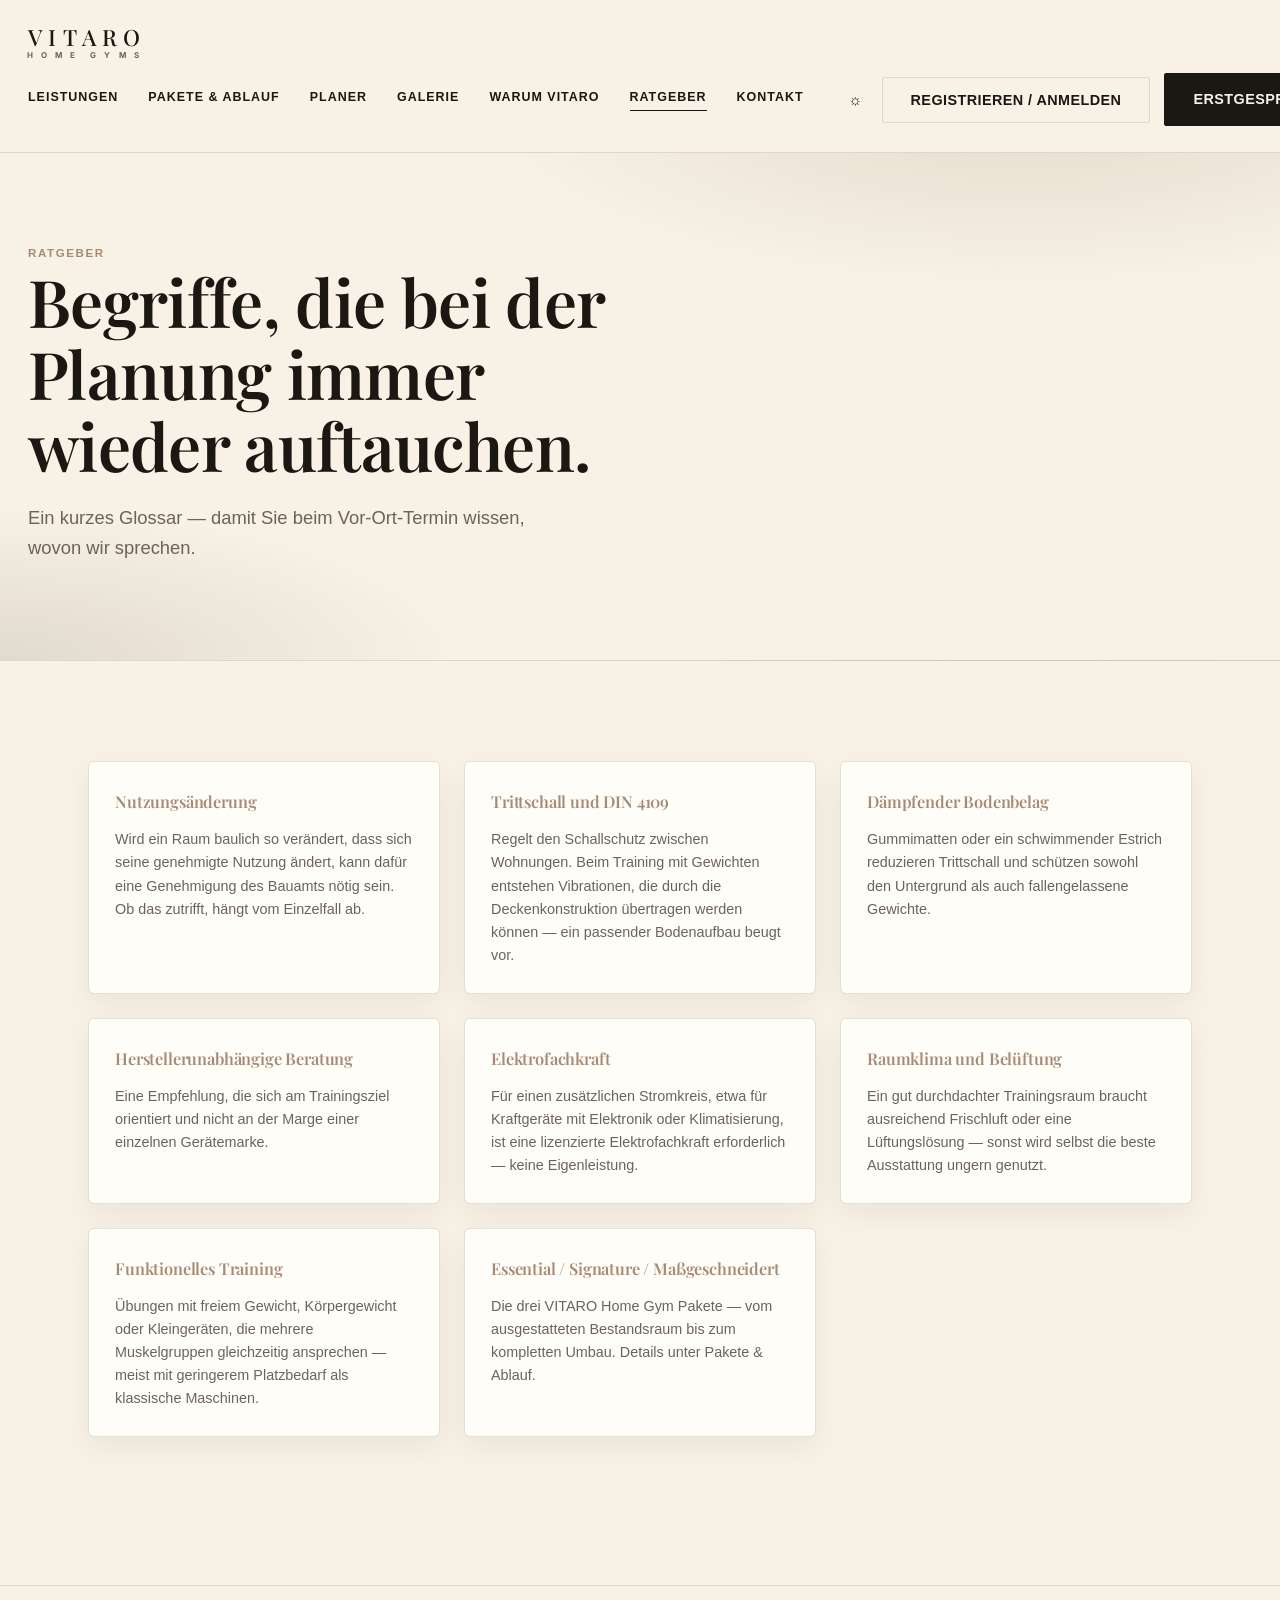
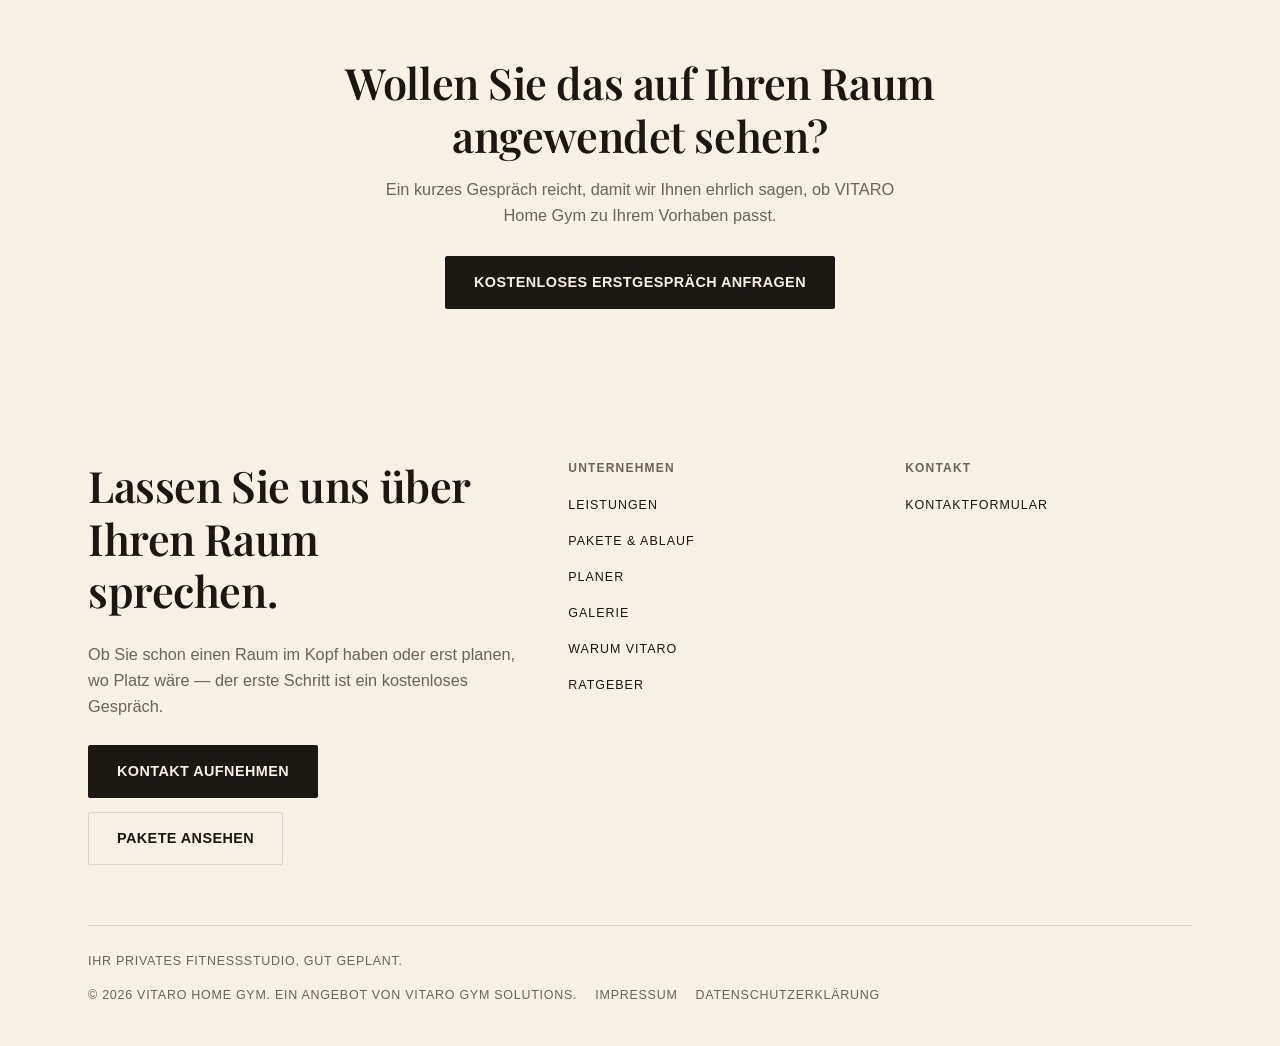
<file: ressourcen.html>
<!DOCTYPE html>
<html lang="de" data-theme="light">
<head>
  <meta name="robots" content="noindex, nofollow">
<meta charset="UTF-8">
<meta name="viewport" content="width=device-width, initial-scale=1.0">
<title>Ratgeber — VITARO Home Gym</title>
<meta name="description" content="Ein kurzes Glossar zu den Begriffen, die bei der Planung eines privaten Fitnessraums immer wieder auftauchen — von Nutzungsänderung bis Trittschall.">
<link rel="canonical" href="https://vitaro-homegym.example/ressourcen.html">
<meta property="og:type" content="website">
<meta property="og:site_name" content="VITARO Home Gym">
<meta property="og:title" content="Ratgeber — VITARO Home Gym">
<meta property="og:description" content="Begriffe rund um die Planung eines privaten Fitnessraums, kurz erklärt.">
<meta property="og:url" content="https://vitaro-homegym.example/ressourcen.html">
<meta property="og:image" content="https://vitaro-homegym.example/assets/media/vitaro-homegym-hero.jpg">
<meta name="twitter:card" content="summary_large_image">
<link rel="icon" href="data:image/svg+xml,%3Csvg xmlns='http://www.w3.org/2000/svg' viewBox='0 0 100 100'%3E%3Crect width='100' height='100' rx='20' fill='%23f5efe6'/%3E%3Ctext x='50' y='69' font-size='58' font-family='Arial' font-weight='900' fill='%23181410' text-anchor='middle'%3EV%3C/text%3E%3C/svg%3E">
<script>
  (function(){
    try{
      var stored = localStorage.getItem('vitaro-theme');
      var theme;
      if(stored === 'dark' || stored === 'light'){ theme = stored; }
      else { theme = (window.matchMedia && window.matchMedia('(prefers-color-scheme: dark)').matches) ? 'dark' : 'light'; }
      document.documentElement.setAttribute('data-theme', theme);
    }catch(e){}
  })();
</script>
<link rel="preconnect" href="https://fonts.googleapis.com">
<link rel="preconnect" href="https://fonts.gstatic.com" crossorigin>
<link href="https://fonts.googleapis.com/css2?family=Playfair+Display:wght@500;600;700&family=Inter:wght@600;700&display=swap" rel="stylesheet">
<link rel="stylesheet" href="assets/css/style.css?v=40">
<script type="application/ld+json">
{
  "@context": "https://schema.org",
  "@type": "DefinedTermSet",
  "name": "Ratgeber-Glossar — VITARO Home Gym",
  "description": "Ein kurzes Glossar zu den Begriffen, die bei der Planung eines privaten Fitnessraums immer wieder auftauchen.",
  "hasDefinedTerm": [
    { "@type": "DefinedTerm", "name": "Nutzungsänderung", "description": "Wird ein Raum baulich so verändert, dass sich seine genehmigte Nutzung ändert, kann dafür eine Genehmigung des Bauamts nötig sein. Ob das zutrifft, hängt vom Einzelfall ab." },
    { "@type": "DefinedTerm", "name": "Trittschall und DIN 4109", "description": "Regelt den Schallschutz zwischen Wohnungen. Beim Training mit Gewichten entstehen Vibrationen, die durch die Deckenkonstruktion übertragen werden können — ein passender Bodenaufbau beugt vor." },
    { "@type": "DefinedTerm", "name": "Dämpfender Bodenbelag", "description": "Gummimatten oder ein schwimmender Estrich reduzieren Trittschall und schützen sowohl den Untergrund als auch fallengelassene Gewichte." },
    { "@type": "DefinedTerm", "name": "Herstellerunabhängige Beratung", "description": "Eine Empfehlung, die sich am Trainingsziel orientiert und nicht an der Marge einer einzelnen Gerätemarke." },
    { "@type": "DefinedTerm", "name": "Elektrofachkraft", "description": "Für einen zusätzlichen Stromkreis, etwa für Kraftgeräte mit Elektronik oder Klimatisierung, ist eine lizenzierte Elektrofachkraft erforderlich — keine Eigenleistung." },
    { "@type": "DefinedTerm", "name": "Raumklima und Belüftung", "description": "Ein gut durchdachter Trainingsraum braucht ausreichend Frischluft oder eine Lüftungslösung — sonst wird selbst die beste Ausstattung ungern genutzt." },
    { "@type": "DefinedTerm", "name": "Funktionelles Training", "description": "Übungen mit freiem Gewicht, Körpergewicht oder Kleingeräten, die mehrere Muskelgruppen gleichzeitig ansprechen — meist mit geringerem Platzbedarf als klassische Maschinen." },
    { "@type": "DefinedTerm", "name": "Essential / Signature / Maßgeschneidert", "description": "Die drei VITARO Home Gym Pakete — vom ausgestatteten Bestandsraum bis zum kompletten Umbau. Details unter Pakete & Ablauf." }
  ]
}
</script>
</head>
<body>

<a class="skip-link" href="#main">Zum Inhalt springen</a>

<header>
  <div class="wrap">
    <nav>
      <a class="logo" href="index.html"><span class="logo-word">VITARO</span><span class="logo-sub"><span>HOME</span><span>GYMS</span></span></a>
      <button class="menu-toggle" id="menuToggle" aria-label="Menü umschalten" aria-expanded="false" onclick="toggleMobileMenu()">
        <span></span><span></span><span></span>
      </button>
      <div class="nav-panel" id="navPanel">
        <div class="nav-links">
          <a href="leistungen.html">Leistungen</a>
          <a href="pakete.html">Pakete &amp; Ablauf</a>
          <a href="planer.html">Planer</a>
          <a href="galerie.html">Galerie</a>
          <a href="index.html#warum">Warum VITARO</a>
          <a href="ressourcen.html" class="active">Ratgeber</a>
          <a href="kontakt.html">Kontakt</a>
        </div>
        <div class="nav-cta">
          <button class="theme-toggle" onclick="toggleTheme()" aria-label="Hell-/Dunkelmodus umschalten" title="Hell-/Dunkelmodus umschalten">
            <span class="icon-dark">&#9789;</span><span class="icon-light">&#9788;</span>
          </button>
          <span data-auth-slot></span>
          <a href="kontakt.html" class="btn btn-primary">Erstgespräch anfragen</a>
        </div>
      </div>
    </nav>
  </div>
</header>

<div class="nav-backdrop" id="navBackdrop" onclick="closeMobileMenu()"></div>

<main id="main">

<section class="hero hero-sm">
  <div class="wrap hero-content hero-inner">
    <span class="eyebrow">Ratgeber</span>
    <h1>Begriffe, die bei der Planung immer wieder auftauchen.</h1>
    <p class="lead">Ein kurzes Glossar — damit Sie beim Vor-Ort-Termin wissen, wovon wir sprechen.</p>
  </div>
</section>

<section>
  <div class="wrap">
    <div class="models-grid" style="margin-top:0;">
      <div class="model-card"><h3>Nutzungsänderung</h3><p>Wird ein Raum baulich so verändert, dass sich seine genehmigte Nutzung ändert, kann dafür eine Genehmigung des Bauamts nötig sein. Ob das zutrifft, hängt vom Einzelfall ab.</p></div>
      <div class="model-card"><h3>Trittschall und DIN 4109</h3><p>Regelt den Schallschutz zwischen Wohnungen. Beim Training mit Gewichten entstehen Vibrationen, die durch die Deckenkonstruktion übertragen werden können — ein passender Bodenaufbau beugt vor.</p></div>
      <div class="model-card"><h3>Dämpfender Bodenbelag</h3><p>Gummimatten oder ein schwimmender Estrich reduzieren Trittschall und schützen sowohl den Untergrund als auch fallengelassene Gewichte.</p></div>
      <div class="model-card"><h3>Herstellerunabhängige Beratung</h3><p>Eine Empfehlung, die sich am Trainingsziel orientiert und nicht an der Marge einer einzelnen Gerätemarke.</p></div>
      <div class="model-card"><h3>Elektrofachkraft</h3><p>Für einen zusätzlichen Stromkreis, etwa für Kraftgeräte mit Elektronik oder Klimatisierung, ist eine lizenzierte Elektrofachkraft erforderlich — keine Eigenleistung.</p></div>
      <div class="model-card"><h3>Raumklima und Belüftung</h3><p>Ein gut durchdachter Trainingsraum braucht ausreichend Frischluft oder eine Lüftungslösung — sonst wird selbst die beste Ausstattung ungern genutzt.</p></div>
      <div class="model-card"><h3>Funktionelles Training</h3><p>Übungen mit freiem Gewicht, Körpergewicht oder Kleingeräten, die mehrere Muskelgruppen gleichzeitig ansprechen — meist mit geringerem Platzbedarf als klassische Maschinen.</p></div>
      <div class="model-card"><h3>Essential / Signature / Maßgeschneidert</h3><p>Die drei VITARO Home Gym Pakete — vom ausgestatteten Bestandsraum bis zum kompletten Umbau. Details unter Pakete &amp; Ablauf.</p></div>
    </div>
  </div>
</section>

<section class="section-tight" style="border-bottom:none;">
  <div class="wrap" style="text-align:center;">
    <h2 style="max-width:640px;margin:0 auto 14px;">Wollen Sie das auf Ihren Raum angewendet sehen?</h2>
    <p style="max-width:520px;margin:0 auto 28px;">Ein kurzes Gespräch reicht, damit wir Ihnen ehrlich sagen, ob VITARO Home Gym zu Ihrem Vorhaben passt.</p>
    <span style="display:inline-flex;gap:14px;flex-wrap:wrap;justify-content:center;"><a href="kontakt.html#contactForm" class="btn btn-primary">Kostenloses Erstgespräch anfragen</a></span>
  </div>
</section>

</main>

<footer id="contact">
  <div class="wrap">
    <div class="footer-top">
      <div>
        <h2>Lassen Sie uns über Ihren Raum sprechen.</h2>
        <p>Ob Sie schon einen Raum im Kopf haben oder erst planen, wo Platz wäre — der erste Schritt ist ein kostenloses Gespräch.</p>
        <div style="margin-top:26px;display:flex;gap:14px;flex-wrap:wrap;">
          <a href="kontakt.html#contactForm" class="btn btn-primary">Kontakt aufnehmen</a>
          <a href="pakete.html" class="btn btn-ghost">Pakete ansehen</a>
        </div>
      </div>
      <div class="footer-col">
        <h4>Unternehmen</h4>
        <a href="leistungen.html">Leistungen</a>
        <a href="pakete.html">Pakete &amp; Ablauf</a>
        <a href="planer.html">Planer</a>
        <a href="galerie.html">Galerie</a>
        <a href="index.html#warum">Warum VITARO</a>
        <a href="ressourcen.html">Ratgeber</a>
      </div>
      <div class="footer-col">
        <h4>Kontakt</h4>
        <a href="kontakt.html">Kontaktformular</a>
      </div>
    </div>
    <div class="footer-bottom">
      <span>Ihr privates Fitnessstudio, gut geplant.</span>
      <div class="footer-legal">
        <span>© 2026 VITARO Home Gym. Ein Angebot von Vitaro Gym Solutions.</span>
        <a href="impressum.html">Impressum</a>
        <a href="datenschutz.html">Datenschutzerklärung</a>
      </div>
    </div>
  </div>
</footer>

<script src="assets/js/main.js?v=10"></script>
<script src="assets/js/auth.js?v=5"></script>
</body>
</html>
</file>
<file: assets/css/style.css>
:root{
  --bg:#f7f1e6;
  --bg-alt:#efe4cf;
  --card:#fffdf8;
  --line:rgba(27,21,14,0.12);
  --text:#1b1712;
  --text-dim:#6e6357;
  --accent:#a68a73;
  --accent-2:#5c4a3a;
  --accent-rgb:166,138,115;
  --accent-2-rgb:92,74,58;
  --bg-rgb:247,241,230;
  --header-bg:rgba(247,241,230,0.9);
  --card-shadow:0 10px 30px rgba(40,30,20,0.06);
  --radius:6px;
  --focus-ring:#a68a73;
}
[data-theme="dark"]{
  --bg:#1a140f;
  --bg-alt:#221b14;
  --card:#241c15;
  --line:rgba(255,255,255,0.1);
  --text:#f3ece0;
  --text-dim:#b5a794;
  --bg-rgb:26,20,15;
  --header-bg:rgba(26,20,15,0.88);
  --card-shadow:none;
}
*{box-sizing:border-box;margin:0;padding:0;}
html{scroll-behavior:smooth;}
/* The sticky header sits on top of the page, so jumping straight to an
   anchor's top edge tucks its heading half under the header. Reserve
   space above every real jump target (roughly the header's own height,
   106px desktop / 91px mobile - 110px covers both with a little air). */
section[id],#booking,#contactForm{scroll-margin-top:110px;}
body{
  background:var(--bg);
  color:var(--text);
  font-family:-apple-system,'Avenir Next','Helvetica Neue',Arial,sans-serif;
  line-height:1.6;
  -webkit-font-smoothing:antialiased;
  transition:background .25s ease, color .25s ease;
}
a{color:inherit;text-decoration:none;}
img{max-width:100%;display:block;}
.wrap{max-width:1160px;margin:0 auto;padding:0 28px;}
/* Header specifically needs more room than content sections: logo + 5 nav
   labels + language/theme/CTA need ~1155px unwrapped, which the shared
   1160px .wrap leaves almost no margin for (28px padding either side
   already eats into it). Only matters once the browser window is wider
   than ~1356px - below that .wrap still just fills the available width,
   identical to every other section. */
header .wrap{max-width:1360px;}
.eyebrow{
  text-transform:uppercase;
  letter-spacing:.14em;
  font-size:.72rem;
  font-weight:700;
  color:var(--accent);
}
h1,h2,h3{font-family:'Playfair Display',Georgia,'Times New Roman',serif;font-weight:600;letter-spacing:-0.01em;}
h1{font-size:clamp(2.4rem,5.4vw,4.1rem);line-height:1.1;}
h2{font-size:clamp(1.4rem,5vw,2.7rem);line-height:1.22;}
h3{font-size:1.2rem;}
p{color:var(--text-dim);font-size:1.02rem;}
.btn{
  /* inline-block, not inline-flex: no .btn on the site actually wraps an
     icon element needing flex alignment (checked - every one is plain
     text), and flexbox's own intrinsic-sizing does not reliably wrap a
     flex container's direct text content (same root cause as the email
     address overflow fixed earlier) - inline-block wraps correctly. */
  display:inline-block;
  padding:14px 28px;border-radius:2px;
  font-weight:600;font-size:.9rem;letter-spacing:.03em;
  border:1px solid transparent;
  cursor:pointer;transition:transform .15s ease, opacity .15s ease;
}
.btn{text-transform:uppercase;}
.btn:hover{transform:none;}
.btn-primary{background:var(--text);color:var(--bg);border-color:var(--text);transition:background .35s ease, color .35s ease;}
.btn-primary:hover{background:transparent;color:var(--text);}
.btn-ghost{background:transparent;color:var(--text);border-color:var(--line);}
.btn-ghost:hover{border-color:var(--text);}

/* ACCESSIBILITY */
.skip-link{
  position:absolute;left:12px;top:-60px;z-index:200;
  background:var(--accent);color:#1b1712;
  padding:10px 18px;border-radius:4px;font-weight:700;font-size:.9rem;
  transition:top .15s ease;
}
.skip-link:focus{top:12px;}
a:focus-visible,button:focus-visible,select:focus-visible,input:focus-visible,textarea:focus-visible{
  outline:2px solid var(--focus-ring);outline-offset:3px;border-radius:4px;
}

/* NAV */
header{
  position:sticky;top:0;z-index:50;
  background:var(--header-bg);
  backdrop-filter:blur(10px);
  border-bottom:1px solid var(--line);
  transition:background .5s ease, border-color .5s ease, backdrop-filter .5s ease;
}
/* Homepage on mobile: header is always a solid bar (fully opaque theme
   color, no blur/glass) - the hero image fades into it at the top instead
   (see .hero-bg::before), mirroring the fade into the text background at
   the bottom (.hero-bg::after). */
@media (max-width:860px){
  body.home header{background:var(--bg);border-bottom-color:transparent;backdrop-filter:none;}
  body.home nav{padding:18px 0;}
}
nav{display:flex;align-items:center;justify-content:space-between;padding:26px 0;flex-wrap:wrap;position:relative;}
.logo{display:inline-flex;flex-direction:column;align-items:flex-start;line-height:1;}
.logo-word{font-family:'Playfair Display',Georgia,serif;font-size:1.4rem;font-weight:500;letter-spacing:.28em;text-transform:uppercase;}
/* Sub-line lockup: a real webfont (Inter), not a system-font stack -
   the previous system-stack version (-apple-system/Avenir Next/Helvetica
   Neue) rendered with completely different glyph and space-character
   metrics on the visitor's actual OS than in this dev environment's
   fallback font, so pixel-tuned letter-spacing/word-spacing values that
   measured perfectly here (verified via screenshot pixel-scanning) were
   wrong on a real device. Inter downloads the same font file everywhere,
   so a value tuned once holds everywhere. Also switched off relying on
   the literal space character's own width entirely: "HOME"/"GYMS" are
   two flex items with an explicit `gap`, not one text node with
   word-spacing, so the word-to-word gap is a plain CSS length instead of
   "cancel out however wide this font's space glyph happens to be". */
.logo-sub{display:flex;margin-top:3px;transform:translateX(-1px);font-family:'Inter',-apple-system,'Avenir Next','Helvetica Neue',Arial,sans-serif;font-size:.5rem;font-weight:700;color:var(--text-dim);text-transform:uppercase;}
.logo-sub span{letter-spacing:1.015em;}
.logo-sub span:first-child{margin-right:.85em;}
.nav-panel{display:flex;align-items:center;gap:40px;}
.nav-links{display:flex;gap:30px;font-size:.78rem;font-weight:600;color:var(--text);text-transform:uppercase;letter-spacing:.08em;}
.nav-cta{display:flex;align-items:center;gap:14px;}

/* Desktop: logo left, nav links right next to it, utilities pushed to the
   far right. The underline-on-hover treatment is scoped here too, since
   the dropdown's arrow glyph below (max-width:1220px block) already
   redefines .nav-links a::after — redefining it unscoped would merge
   both declarations into one broken element. This breakpoint (1220px,
   not the site's usual 860px) is nav-specific: 5 labels + logo + CTA
   need ~1155px unwrapped, which needs a ~1220px viewport once padding
   is subtracted - measured directly, not guessed (see header .wrap
   override above for the matching wide-screen adjustment). */
@media (min-width:1221px){
  nav{display:flex;align-items:center;justify-content:flex-start;flex-wrap:wrap;row-gap:14px;}
  .logo{margin-right:56px;}
  /* Real nested flexbox instead of display:contents - contents-flattened
     children have inconsistent align-items handling across browsers
     (Chrome/Safari can vertically misalign them relative to normal flex
     items like .logo, even though headless Chromium renders it fine). */
  .nav-panel{display:flex;align-items:center;flex:1;}
  /* Without flex-shrink:0, nav-panel's two children default to shrinking
     to fit its flex:1 width - since "Personal Training"/"Warum VITARO"
     are the longest labels, they absorb most of that shrink and wrap
     onto two lines even though there's visible room. Neither should ever
     shrink; they should keep their natural single-line width. */
  .nav-links{flex-shrink:0;}
  .nav-cta{flex-shrink:0;margin-left:auto;}
  .nav-links a{position:relative;padding-bottom:3px;white-space:nowrap;}
  .nav-cta .btn{white-space:nowrap;}
  .nav-links a::after{
    content:"";position:absolute;left:0;right:100%;bottom:0;height:1px;
    background:currentColor;transition:right .25s ease;
  }
  .nav-links a:hover::after,.nav-links a.active::after{right:0;}
}

/* THEME TOGGLE */
.theme-toggle{
  width:24px;height:24px;border-radius:0;
  border:none;background:transparent;
  display:flex;align-items:center;justify-content:center;
  cursor:pointer;font-size:.95rem;color:var(--text);
  transition:opacity .15s ease;
  flex:0 0 auto;
}
.theme-toggle:hover{opacity:.6;}
.theme-toggle .icon-light{display:none;}
[data-theme="light"] .theme-toggle .icon-dark{display:none;}
[data-theme="light"] .theme-toggle .icon-light{display:inline;}

/* LANGUAGE SWITCH */
.lang-select{
  appearance:none;-webkit-appearance:none;-moz-appearance:none;
  background-color:transparent;
  border:none;border-left:1px solid var(--line);
  color:var(--text);
  font-size:.78rem;font-weight:600;letter-spacing:.08em;text-transform:uppercase;
  padding:4px 20px 4px 14px;
  border-radius:0;
  cursor:pointer;
  background-image:url("data:image/svg+xml;utf8,<svg xmlns='http://www.w3.org/2000/svg' viewBox='0 0 24 24' fill='none' stroke='%238a7d6c' stroke-width='2'><path d='M6 9l6 6 6-6'/></svg>");
  background-repeat:no-repeat;
  background-position:right 2px center;
  background-size:11px;
  transition:opacity .15s ease;
  flex:0 0 auto;
}
.lang-select:hover{opacity:.6;}
.lang-select option{background:var(--bg-alt);color:var(--text);}

/* MOBILE MENU BUTTON */
.menu-toggle{
  display:none;
  flex-direction:column;justify-content:center;align-items:center;gap:6px;
  width:38px;height:38px;
  background:transparent;border:none;border-radius:0;
  cursor:pointer;flex:0 0 auto;
}
.menu-toggle span{display:block;width:22px;height:1px;background:var(--text);border-radius:0;transition:transform .2s ease, opacity .2s ease;}
.menu-toggle.active span:nth-child(1){transform:translateY(7px) rotate(45deg);}
.menu-toggle.active span:nth-child(2){opacity:0;}
.menu-toggle.active span:nth-child(3){transform:translateY(-7px) rotate(-45deg);}

/* HERO */
.hero{
  position:relative;
  overflow:hidden;
  padding:120px 0 70px;
  background:
    radial-gradient(ellipse 70% 60% at 80% -10%, rgba(var(--accent-rgb),0.22), transparent 60%),
    radial-gradient(ellipse 60% 50% at 0% 100%, rgba(var(--accent-2-rgb),0.14), transparent 60%);
}
.hero.hero-sm{padding:86px 0 64px;}
.hero-bg{position:absolute;inset:0;z-index:0;overflow:hidden;}
/* Crossfade slideshow: 6 stacked layers, one .active at a time, opacity
   transition handled here, cycling handled by main.js (HERO SLIDESHOW). */
.hero-bg-slide{
  position:absolute;inset:0;
  background-size:cover;
  background-position:center 30%;
  opacity:0;
  transition:opacity 2.4s ease-in-out;
  /* Keeps this on its own GPU layer permanently, not just while the
     opacity transition is actively running. Without this, the browser
     promotes/demotes the layer at the start/end of each crossfade, and
     re-merging it back into the normal paint order at the end leaves a
     1px rounding seam right at the fade overlay's edge - only visible
     once a slide has fully settled, gone the moment the next transition
     starts again. */
  will-change:opacity;
  transform:translateZ(0);
}
.hero-bg-slide.active{opacity:1;}
/* Same image set on mobile and desktop now - no more separate portrait
   crops, per request. Only slide 1 (the one visible on first paint) gets
   its background-image here; slides 2-6 get theirs from data-bg, set by
   main.js one step ahead of when each becomes active (see HERO SLIDESHOW)
   -- otherwise the browser fetches all 6 full-size photos immediately on
   load, most of which most visitors never even see. */
.hero-bg-slide:nth-child(1){background-image:url('../media/vitaro-homegym-hero.jpg');}
@media (prefers-reduced-motion: reduce){
  .hero-bg-slide{transition:none;}
}
.hero-overlay{
  position:absolute;inset:0;z-index:1;
  background:
    linear-gradient(100deg, var(--bg) 0%, rgba(var(--bg-rgb),0.93) 28%, rgba(var(--bg-rgb),0.55) 56%, rgba(var(--bg-rgb),0.2) 100%),
    linear-gradient(0deg, var(--bg) 0%, transparent 22%);
}
.hero-inner{position:relative;z-index:2;}
.hero-content{max-width:640px;margin:0;text-align:left;}
.hero-content .lead{max-width:520px;margin:22px 0 34px;font-size:1.15rem;}
@media (max-width:860px){
  /* Inner pages (.hero-sm) have no hero-bg/overlay markup at all, so this
     only ever affects the homepage hero. Mobile shows the same 6 photos as
     desktop, as a normal (non-overlaid) banner at the top of the hero:
     the image renders at its own height (uncropped, via aspect-ratio +
     background-size:contain), a gradient fades its bottom edge into the
     page background, and the text starts right after that in normal flow -
     no more scroll-tied reveal/delay, since that trick only made sense for
     one specific pool photo, not a mixed cardio/weights/reception series. */
  /* Kill the decorative accent-tinted radial-gradient background here - it
     was tuned for the old compact photo-overlay hero. Now that .hero spans
     the image plus all the flowing text below it, that tint bleeds behind
     the text section and creates a visible seam right where the fade
     gradient (which targets flat var(--bg)) meets it. Flat var(--bg) for
     the whole section removes the mismatch. */
  body.home .hero:not(.hero-sm){margin-top:0;padding-top:0;background:var(--bg);}
  .hero:not(.hero-sm) .hero-bg{
    position:relative;inset:auto;z-index:auto;overflow:hidden;
    aspect-ratio:3/2;
    display:block;
  }
  /* cover, not contain: none of the 6 photos share an exact aspect ratio
     with this 3:2 box (closest is off by ~0.6%), so contain always left a
     sub-pixel gap on some edge - invisible for a couple of them, but a
     visible 1px background-color line on the sides for images 2-4, and a
     real gap breaking the top/bottom fade for the much-wider 5/6. cover
     guarantees the image always fills the box exactly, so the fades
     always blend against real photo pixels. The crop this adds is minor
     (a percent or two off the sides/top for the closest-matching photos). */
  .hero:not(.hero-sm) .hero-bg-slide{
    background-size:cover;
    background-repeat:no-repeat;
    background-position:center;
    /* Every one of the 6 photos ends up height-constrained by cover in
       this 3:2 box (closest match still isn't exact), so there's ~zero
       vertical slack for background-position to redistribute - it was a
       no-op. scale+translateY actually works: it zooms in, then shifts
       the whole (now larger than the box) image up, revealing more of
       what cover cropped from the bottom and hiding more of the top -
       moving the subject up into the space between the header and where
       the bottom fade starts, instead of sitting too high with empty
       photo up top. */
    transform:scale(1.12) translateY(-5%);
  }
  /* No fade at the top: the header is UI chrome, not content, so a clean
     hard edge against the photo reads as intentional - a soft blend there
     looked more like a rendering glitch than a design choice. The bottom
     fade stays, since that's photo blending into content (text), where a
     soft transition actually earns its place. Needs z-index above the
     slide layers, since ::after would otherwise stack behind real DOM
     children (the 6 .hero-bg-slide divs). */
  .hero:not(.hero-sm) .hero-bg::after{
    content:"";
    position:absolute;left:0;right:0;bottom:0;height:25%;z-index:1;
    background:linear-gradient(to bottom, transparent, var(--bg));
    pointer-events:none;
    transform:translateZ(0);
  }
  .hero:not(.hero-sm) .hero-overlay{display:none;}
  .hero:not(.hero-sm) .hero-content{margin-top:18px;}
}
.hero-actions{display:flex;gap:16px;flex-wrap:wrap;}
/* A concrete, sourced business number right in the hero - not a fabricated
   "trusted by" logo strip (no real hotel partners yet to name), but the
   one fact a hotel decision-maker actually cares about: guest retention.
   Gives the hero a B2B hook instead of pure lifestyle imagery. */
.hero-proof{
  margin-top:22px;font-size:.88rem;color:var(--text-dim);
  padding-top:16px;border-top:1px solid var(--line);
  max-width:420px;
}
.hero-proof strong{color:var(--text);font-weight:900;font-size:1.15rem;margin-right:6px;}
/* Stats live in their own band below the hero photo, on the normal page
   background — not overlaid on the fading image, where legibility depended
   on exactly where the gradient happened to end. Matches how aspria.com
   separates its hero image (short, minimal text) from content blocks. */
.hero-stats-band{background:var(--bg-alt);border-bottom:1px solid var(--line);position:relative;z-index:3;padding:36px 0;}
.hero-stats{display:flex;gap:36px;flex-wrap:wrap;}
.stat b{display:block;font-size:1.8rem;font-weight:900;color:var(--text);}
.stat span{font-size:.82rem;color:var(--text-dim);}

/* PROOF STRIP */
.proof-strip{border-bottom:1px solid var(--line);background:var(--bg-alt);position:relative;z-index:3;}
.proof-inner{display:flex;align-items:center;justify-content:space-between;gap:16px;padding-top:14px;padding-bottom:14px;flex-wrap:wrap;font-size:.88rem;}
.proof-inner .p-text{color:var(--text);font-weight:600;}
.proof-inner a{color:var(--accent);font-weight:700;white-space:nowrap;}
.proof-inner a:hover{text-decoration:underline;}

/* SECTION GENERIC */
section{padding:100px 0;border-bottom:1px solid var(--line);}
section.section-tight{padding:70px 0;}
.section-head{max-width:640px;margin-bottom:56px;}
.section-head.center{max-width:680px;margin-left:auto;margin-right:auto;text-align:center;}
.section-head .eyebrow{margin-bottom:14px;display:block;}
.section-head p{margin-top:20px;font-size:1.05rem;}

/* SOURCE NOTES */
.source-note{font-size:.74rem;color:var(--text-dim);opacity:.75;margin-top:8px;display:block;}

/* PROBLEM */
.problem-grid{display:grid;grid-template-columns:repeat(3,1fr);gap:24px;}
.problem-grid.cols-2{grid-template-columns:repeat(2,1fr);}
.problem-card{
  background:var(--card);border:1px solid var(--line);border-radius:var(--radius);
  padding:30px;box-shadow:var(--card-shadow);
}
.problem-card b{font-size:2.2rem;display:block;color:var(--accent);margin-bottom:10px;}
.problem-card p{font-size:.94rem;}

/* SOLUTION STEPS */
.steps{display:grid;grid-template-columns:repeat(3,1fr);gap:28px;}
.step{
  background:var(--bg-alt);border:1px solid var(--line);border-radius:var(--radius);
  padding:32px 28px;position:relative;box-shadow:var(--card-shadow);
}
.step .num{
  width:38px;height:38px;border-radius:10px;
  background:rgba(var(--accent-rgb),0.15);color:var(--accent);
  display:flex;align-items:center;justify-content:center;
  font-weight:800;margin-bottom:22px;
}
.step h3{margin-bottom:14px;}
.step p{font-size:.94rem;}

/* PROCESS TIMELINE */
.process-list{list-style:none;display:flex;flex-direction:column;gap:0;counter-reset:process;}
.process-item{
  display:grid;grid-template-columns:60px 1fr;gap:24px;padding:28px 0;
  border-bottom:1px solid var(--line);
}
.process-item:last-child{border-bottom:none;}
.process-item .num{
  counter-increment:process;
  width:44px;height:44px;border-radius:50%;
  background:rgba(var(--accent-rgb),0.12);color:var(--accent);
  display:flex;align-items:center;justify-content:center;font-weight:800;
}
.process-item h3{margin-bottom:10px;}
.process-item p{font-size:.95rem;}

/* FAQ */
.faq-list{display:flex;flex-direction:column;gap:12px;}
.faq-item{
  background:var(--card);border:1px solid var(--line);border-radius:var(--radius);
  overflow:hidden;
}
.faq-item summary{
  padding:22px 26px;cursor:pointer;font-weight:700;color:var(--text);
  list-style:none;display:flex;align-items:center;justify-content:space-between;gap:16px;
}
.faq-item summary::-webkit-details-marker{display:none;}
.faq-item summary::after{
  content:"+";font-size:1.4rem;font-weight:400;color:var(--accent);flex:0 0 auto;
  transition:transform .2s ease;
}
.faq-item[open] summary::after{transform:rotate(45deg);}
.faq-item .faq-a{padding:0 26px 24px;font-size:.94rem;color:var(--text-dim);}

/* TRAINER SPLIT */
.split{display:grid;grid-template-columns:0.9fr 1.1fr;gap:64px;align-items:center;}
.split-visual{
  aspect-ratio:1/1;border-radius:22px;
  background-color:var(--bg);
  background-image:url('../media/vitaro-trainer.jpg');
  background-size:110%;
  background-position:center 20%;
  box-shadow:var(--card-shadow);
  position:relative;
  overflow:hidden;
  display:flex;align-items:flex-end;justify-content:center;
  padding:22px;
}
.split-visual::after{
  content:"";position:absolute;inset:0;
  background:linear-gradient(0deg, rgba(0,0,0,0.6) 0%, rgba(0,0,0,0.1) 42%, transparent 68%);
}
.split-visual .caption{
  position:relative;z-index:1;
  font-size:.85rem;font-weight:600;color:#fff;
  background:rgba(0,0,0,0.35);
  padding:10px 18px;border-radius:999px;
  backdrop-filter:blur(4px);
  text-align:center;
}
.checklist{list-style:none;margin-top:26px;display:flex;flex-direction:column;gap:14px;}
.checklist li{display:flex;gap:12px;font-size:.98rem;color:var(--text);}
.checklist li::before{
  content:"";flex:0 0 8px;height:8px;margin-top:8px;border-radius:2px;
  background:var(--accent-2);
}

/* FOUNDER */
.founder-block{
  display:grid;grid-template-columns:auto 1fr;gap:28px;align-items:flex-start;
  background:var(--card);border:1px solid var(--line);border-radius:var(--radius);
  padding:36px;box-shadow:var(--card-shadow);
}
.founder-avatar{
  width:64px;height:64px;border-radius:50%;flex:0 0 auto;
  background:linear-gradient(150deg, rgba(var(--accent-rgb),0.9), rgba(var(--accent-2-rgb),0.9));
  display:flex;align-items:center;justify-content:center;
  font-family:'Playfair Display',Georgia,serif;font-weight:600;font-size:1.4rem;color:#fffdf8;
}
.founder-name{font-family:'Playfair Display',Georgia,serif;font-weight:600;color:var(--text);margin-top:16px;}
.founder-role{font-size:.85rem;color:var(--text-dim);}

/* PARTNERSHIP MODELS */
.models-grid{display:grid;grid-template-columns:repeat(3,1fr);gap:24px;margin:32px 0 48px;}
.model-card{
  background:var(--card);border:1px solid var(--line);border-radius:var(--radius);
  padding:26px;box-shadow:var(--card-shadow);
}
.model-card h3{font-size:1.02rem;margin-bottom:14px;color:var(--accent);}
.model-card p{font-size:.9rem;}
.models-title{font-weight:800;font-size:1.1rem;color:var(--text);margin-bottom:4px;}

/* FOR HOTELS / CTA */
.partner-band{
  background:linear-gradient(135deg, rgba(var(--accent-rgb),0.1), rgba(var(--accent-2-rgb),0.08));
  border-radius:24px;border:1px solid var(--line);
  padding:64px;display:grid;grid-template-columns:1.15fr 0.85fr;gap:40px;align-items:start;
}
.partner-band ul{list-style:none;margin-top:20px;display:flex;flex-direction:column;gap:12px;}
.partner-band li{font-size:.95rem;color:var(--text-dim);padding-left:20px;position:relative;}
.partner-band li::before{content:"→";position:absolute;left:0;color:var(--accent);font-weight:700;}
.map-card{
  background:var(--card);border:1px solid var(--line);border-radius:16px;
  overflow:hidden;box-shadow:var(--card-shadow);margin-bottom:20px;
}
.map-card iframe{width:100%;height:150px;border:0;display:block;}
[data-theme="dark"] .map-card iframe{filter:invert(94%) hue-rotate(180deg) brightness(0.92) contrast(0.9) saturate(1.1);}
.map-card .map-label{padding:14px 18px;font-size:.82rem;font-weight:700;color:var(--text);}
.partner-card{
  background:var(--card);border:1px solid var(--line);border-radius:16px;padding:32px;
  box-shadow:var(--card-shadow);
}
.partner-card h3{margin-bottom:16px;}
.partner-card p{font-size:.92rem;margin-bottom:26px;}

/* MAP CONSENT (two-click) */
.map-consent{
  background:var(--card);border:1px solid var(--line);border-radius:16px;
  overflow:hidden;box-shadow:var(--card-shadow);margin-bottom:20px;
}
.map-consent-placeholder{
  padding:36px 22px;text-align:center;
}
.map-consent-placeholder p{font-size:.85rem;margin-bottom:16px;}
.map-consent iframe{width:100%;height:150px;border:0;display:block;}

/* FORM */
.form-grid{display:grid;grid-template-columns:1fr 1fr;gap:20px;}
.form-field{display:flex;flex-direction:column;gap:8px;margin-bottom:20px;}
.form-field.full{grid-column:1 / -1;}
.form-field label{font-size:.85rem;font-weight:700;color:var(--text);}
.form-field .hint{font-size:.78rem;color:var(--text-dim);font-weight:400;}
.form-field input,.form-field select,.form-field textarea{
  background:var(--bg-alt);border:1px solid var(--line);border-radius:10px;
  padding:13px 16px;color:var(--text);font-family:inherit;font-size:.95rem;
  transition:border-color .15s ease;
}
.form-field input:focus,.form-field select:focus,.form-field textarea:focus{border-color:var(--accent);outline:none;}
.form-field textarea{resize:vertical;min-height:120px;}
.form-consent{display:flex;gap:12px;align-items:flex-start;font-size:.85rem;color:var(--text-dim);margin-bottom:24px;}
.form-consent input{margin-top:4px;flex:0 0 auto;}
.form-consent a{color:var(--accent);text-decoration:underline;}
.hp-field{position:absolute;left:-9999px;width:1px;height:1px;overflow:hidden;}
.form-note{font-size:.82rem;color:var(--text-dim);margin-top:16px;}
.form-success{
  background:rgba(var(--accent-rgb),0.1);border:1px solid var(--line);border-radius:var(--radius);
  padding:40px;text-align:center;
}
@media (max-width:700px){.form-grid{grid-template-columns:1fr;}}

/* CONTACT CHANNELS */
.contact-channels{display:grid;grid-template-columns:1fr 1fr;gap:20px;margin-bottom:56px;}
.channel-card{
  background:var(--card);border:1px solid var(--line);border-radius:var(--radius);
  padding:28px;box-shadow:var(--card-shadow);
}
.channel-card h3{margin-bottom:12px;}
.channel-card p{font-size:.9rem;margin-bottom:18px;}
@media (max-width:700px){.contact-channels{grid-template-columns:1fr;}}

/* LEGAL PAGES */
.legal-content{max-width:760px;}
.legal-content h2{font-size:1.4rem;margin:40px 0 14px;}
.legal-content h2:first-child{margin-top:0;}
.legal-content h3{font-size:1.05rem;margin:24px 0 10px;color:var(--text);}
.legal-content p{margin-bottom:14px;}
.legal-content ul{margin:0 0 14px 22px;color:var(--text-dim);font-size:1.02rem;}
.legal-content li{margin-bottom:6px;}
.legal-placeholder{
  background:rgba(var(--accent-rgb),0.1);border:1px dashed var(--accent);border-radius:8px;
  padding:2px 8px;color:var(--text);font-weight:700;font-style:normal;
}
.legal-updated{font-size:.82rem;color:var(--text-dim);margin-bottom:40px;}

/* CONSENT BANNER */
.consent-banner{
  position:fixed;left:0;right:0;bottom:0;z-index:100;
  background:var(--card);border-top:1px solid var(--line);
  padding:18px 0 calc(18px + env(safe-area-inset-bottom));
  box-shadow:0 -8px 30px rgba(0,0,0,0.2);
  transform:translateY(110%);transition:transform .3s ease;
}
.consent-banner.visible{transform:translateY(0);}
.consent-inner{
  display:flex;align-items:center;justify-content:space-between;gap:24px;flex-wrap:wrap;
}
.consent-inner p{font-size:.85rem;flex:1 1 320px;min-width:0;margin:0;}
.consent-inner a{color:var(--accent);text-decoration:underline;}
.consent-actions{display:flex;gap:12px;flex:0 0 auto;}

/* 404 */
.error-page{padding:160px 0;text-align:center;}
.error-page .code{font-size:5rem;font-weight:900;color:var(--accent);line-height:1;}

/* FOOTER / CONTACT */
footer{padding:80px 0 40px;}
.footer-top{display:grid;grid-template-columns:1.2fr 0.8fr 0.8fr;gap:50px;margin-bottom:60px;}
.footer-top h2{max-width:420px;margin-bottom:24px;}
.footer-col h4{font-size:.75rem;text-transform:uppercase;letter-spacing:.1em;color:var(--text-dim);margin-bottom:18px;}
.footer-col a{
  display:block;position:relative;width:fit-content;
  font-size:.78rem;text-transform:uppercase;letter-spacing:.08em;
  color:var(--text);margin-bottom:14px;padding-bottom:2px;
}
.footer-col a::after{
  content:"";position:absolute;left:0;right:100%;bottom:0;height:1px;
  background:currentColor;transition:right .25s ease;
}
.footer-col a:hover::after{right:0;}
.footer-bottom{
  border-top:1px solid var(--line);padding-top:26px;
  display:flex;justify-content:space-between;flex-wrap:wrap;gap:14px;
  font-size:.78rem;text-transform:uppercase;letter-spacing:.06em;color:var(--text-dim);
}
.footer-legal{display:flex;gap:18px;flex-wrap:wrap;}
.footer-legal a{color:var(--text-dim);}
.footer-legal a:hover{color:var(--text);}

/* Nav gets its own, wider breakpoint (1010px) than the rest of the site
   (860px): with 5 nav labels + logo + language/theme/CTA, the horizontal
   desktop nav needs ~980px to fit on one line without either wrapping
   words mid-phrase or overflowing the page. Between 861-1010px there's
   room for a normal desktop-width single-column layout everywhere else,
   just not for this specific horizontal nav, so it alone falls back to
   the mobile dropdown pattern a bit earlier. Keep assets/js/main.js's
   MOBILE_NAV_BREAKPOINT in sync with this value. */
@media (max-width:1220px){
  .menu-toggle{display:flex;}
  body.nav-open{overflow:hidden;}

  .nav-backdrop{
    position:fixed;inset:0;
    background:rgba(6,7,9,0.55);
    opacity:0;visibility:hidden;
    transition:opacity .25s ease, visibility .25s ease;
    z-index:45;
  }
  .nav-backdrop.open{opacity:1;visibility:visible;}

  .nav-panel{
    position:absolute;top:calc(100% + 10px);left:0;right:0;
    background:var(--card);border:1px solid var(--line);
    border-radius:18px;box-shadow:0 24px 60px rgba(0,0,0,0.35);
    padding:8px;
    display:flex;flex-direction:column;gap:0;
    max-height:min(560px, calc(100vh - 110px));overflow-y:auto;
    -webkit-overflow-scrolling:touch;
    opacity:0;visibility:hidden;pointer-events:none;
    transform:translateY(-10px) scale(.98);transform-origin:top right;
    transition:opacity .2s ease, transform .2s ease, visibility .2s ease;
    z-index:55;
  }
  .nav-panel.open{opacity:1;visibility:visible;pointer-events:auto;transform:translateY(0) scale(1);}
  .nav-panel--static{
    position:static;max-height:none;overflow:visible;
    opacity:1;visibility:visible;pointer-events:auto;
    transform:none;box-shadow:none;border:none;background:transparent;padding:0;
  }

  .nav-links{flex-direction:column;gap:2px;width:100%;padding:6px;}
  .nav-links a{
    display:flex;align-items:center;justify-content:space-between;gap:10px;
    padding:14px 14px;border-radius:12px;border-bottom:none;
    font-size:1rem;color:var(--text);white-space:normal;
  }
  .nav-links a::after{
    content:"";width:7px;height:7px;flex:0 0 auto;
    border-right:2px solid var(--text-dim);border-bottom:2px solid var(--text-dim);
    transform:rotate(-45deg);opacity:.55;
  }
  .nav-links a:hover,.nav-links a:active{background:rgba(var(--accent-rgb),.1);color:var(--text);}

  .nav-cta{flex-wrap:wrap;align-items:center;gap:10px;width:100%;padding:14px 10px 10px;margin-top:4px;border-top:1px solid var(--line);}
  .nav-cta .lang-select{flex:1 1 auto;}
  .nav-cta .theme-toggle{flex:0 0 auto;}
  .nav-cta .btn-primary{flex:0 0 100%;width:100%;justify-content:center;}
  .nav-cta .btn{white-space:normal;}
}
@media (max-width:860px){
  .split,.partner-band,.footer-top{grid-template-columns:1fr;}
  .problem-grid,.problem-grid.cols-2,.steps,.models-grid,.spec-grid{grid-template-columns:1fr;}
  .founder-block{grid-template-columns:1fr;text-align:left;}
  .partner-band{padding:24px 20px;}
  section{padding:70px 0;}
  .process-item{grid-template-columns:44px 1fr;}
  .consent-inner{flex-direction:column;align-items:stretch;}
  .consent-inner p{flex:none;}
  .consent-actions{width:100%;flex-direction:column;}
  .consent-actions .btn{width:100%;justify-content:center;}
}

/* ---- B2B overhaul: contact form qualification + founder ops block ---- */
[hidden]{display:none !important;}
.form-field input:user-invalid,.form-field select:user-invalid,.form-field textarea:user-invalid{border-color:#b3261e;}
.form-error{color:#b3261e;font-size:.85rem;font-weight:600;margin-top:12px;}
.form-radios-wrap{border:none;padding:0;margin:0;min-width:0;}
.form-radios-wrap legend{font-size:.85rem;font-weight:600;color:var(--text);margin-bottom:8px;padding:0;}
.form-radios{display:flex;gap:18px;flex-wrap:wrap;font-size:.9rem;color:var(--text);}
.form-radios label{display:inline-flex;align-items:center;gap:8px;cursor:pointer;}
.form-radios input{width:auto;margin:0;}
.founder-ops{margin-top:18px;}
.founder-ops h4{font-size:.78rem;text-transform:uppercase;letter-spacing:.1em;color:var(--accent);margin-bottom:8px;}

/* ---- B2B overhaul: founding partner, price ranges, specifics, KPI cards ---- */
.hero-proof a{color:var(--text);font-weight:700;border-bottom:1px solid var(--accent);padding-bottom:1px;}
.hero-proof a:hover{color:var(--accent);}
.proof-inner{display:flex;align-items:center;justify-content:space-between;gap:18px;flex-wrap:wrap;}
.proof-strip .p-text{font-size:.92rem;color:var(--text);font-weight:600;}
.proof-strip a{font-size:.85rem;font-weight:700;color:var(--accent);white-space:nowrap;}
.model-price-teaser{margin:14px 0 0;font-size:.9rem;}
.model-price-teaser a{font-weight:700;color:var(--accent);}
.model-price{margin-top:16px;padding-top:14px;border-top:1px dashed var(--line);}
.model-price b{display:block;font-size:1.3rem;font-weight:900;color:var(--text);}
.model-price[data-state="pending"] b{display:none;}
.model-price[data-state="pending"] .model-price-label{font-weight:600;color:var(--accent);}
.model-price-label{display:block;font-size:.8rem;color:var(--text-dim);}
.spec-grid{display:grid;grid-template-columns:repeat(3,1fr);gap:24px;}
.spec-grid h3{font-size:1.05rem;margin-bottom:12px;}
.spec-grid p{font-size:.94rem;}

/* ---- Gallery: tight borderless collage of real photos. .pending is the
   only tile that still gets the dashed/accent-tint placeholder language
   (same as .legal-placeholder) - once every slot has a real photo,
   .pending never appears. Each tile locks its aspect-ratio so the grid
   holds its shape regardless of the source photo's own dimensions. ---- */
.gallery-grid{display:grid;grid-template-columns:repeat(3,1fr);gap:8px;margin:32px 0;}
.gallery-tile{
  position:relative;aspect-ratio:16/9;border-radius:8px;overflow:hidden;
  display:block;width:100%;padding:0;margin:0;border:0;background:none;font:inherit;
}
.gallery-tile.portrait{aspect-ratio:4/5;}
.gallery-tile.square{aspect-ratio:1/1;}
.gallery-tile img{width:100%;height:100%;object-fit:cover;display:block;transition:transform .4s ease;}
.gallery-tile.has-image{cursor:zoom-in;}
.gallery-tile.has-image:hover img,.gallery-tile.has-image:focus-visible img{transform:scale(1.04);}
.gallery-tile.pending{
  display:flex;align-items:center;justify-content:center;padding:20px;text-align:center;
  background:rgba(var(--accent-rgb),0.08);border:1px dashed var(--accent);cursor:default;
}
.gallery-tile-label{font-size:.82rem;color:var(--text-dim);line-height:1.5;}
/* Stays 2 columns all the way down - a single-column stack loses the
   collage feel entirely and just becomes a plain photo list. */
@media (max-width:860px){.gallery-grid{grid-template-columns:repeat(2,1fr);gap:6px;}}

/* ---- Lightbox: click a gallery photo to open it large, arrow-key/click
   navigation between every photo on the page in document order, caption
   sourced straight from the image's alt text. No library - a fixed
   overlay plus four buttons and one <img> is the entire footprint. ---- */
.lightbox{position:fixed;inset:0;z-index:1000;background:rgba(15,11,8,.94);display:flex;flex-direction:column;align-items:center;justify-content:center;padding:60px 20px;}
.lightbox[hidden]{display:none;}
.lightbox-img{max-width:min(1100px,90vw);max-height:70vh;object-fit:contain;border-radius:4px;box-shadow:0 24px 60px rgba(0,0,0,.5);}
.lightbox-caption{color:#f7f1e6;font-size:.92rem;margin-top:20px;text-align:center;max-width:640px;}
.lightbox-close,.lightbox-prev,.lightbox-next{position:absolute;background:rgba(255,255,255,.08);border:0;color:#f7f1e6;cursor:pointer;display:flex;align-items:center;justify-content:center;border-radius:50%;transition:background .2s ease;}
.lightbox-close:hover,.lightbox-prev:hover,.lightbox-next:hover{background:rgba(255,255,255,.18);}
.lightbox-close{top:20px;right:20px;width:44px;height:44px;font-size:1.6rem;line-height:1;}
.lightbox-prev,.lightbox-next{top:50%;transform:translateY(-50%);width:52px;height:52px;font-size:1.8rem;line-height:1;}
.lightbox-prev{left:16px;}
.lightbox-next{right:16px;}
@media (max-width:600px){
  .lightbox{padding:40px 12px;}
  .lightbox-prev,.lightbox-next{width:40px;height:40px;font-size:1.3rem;}
  .lightbox-close{width:38px;height:38px;font-size:1.3rem;top:12px;right:12px;}
}
.partner-list{list-style:none;margin:14px 0 18px;padding:0;text-align:left;}
.partner-list li{font-size:.9rem;color:var(--text);padding-left:18px;position:relative;margin-bottom:8px;line-height:1.45;}
.partner-list li::before{content:"→";position:absolute;left:0;color:var(--accent);}
.problem-card h4{font-size:.78rem;text-transform:uppercase;letter-spacing:.1em;color:var(--accent);margin-bottom:10px;font-family:inherit;}
.problem-card .card-link{display:inline-block;margin-top:10px;font-size:.88rem;font-weight:700;color:var(--accent);}

/* ---- B2B overhaul: one-pager card, hero PDF link, process list inside partner-band ---- */
.partner-band .process-list li{padding-left:0;}
.partner-band .process-list li::before{content:none;}
.hero-links{margin-top:12px;font-size:.88rem;}
.hero-links a{font-weight:700;color:var(--accent);}
.onepager-card{max-width:620px;text-align:left;}
.pdf-links{display:flex;gap:10px;flex-wrap:wrap;margin:16px 0 12px;}

/* Mobile overrides for rules appended below the main 860px block (later
   rules of equal specificity would otherwise win over the collapse). */
@media (max-width:860px){
  .spec-grid,.problem-grid.cols-2{grid-template-columns:1fr;}
  .spec-grid > *,.problem-grid > *,.models-grid > *{min-width:0;}
}

/* ---- Universal grid-overflow guard ----
   CSS Grid items default to min-width:auto, which floors their size at
   their content's min-content width. If that content (an uppercase,
   letter-spaced button label especially) is wider in the visitor's actual
   font than in whatever font this was tuned against, the grid track - and
   with it the whole page - is forced wider than the viewport. This has
   already bitten .spec-grid once; rather than patch containers one at a
   time as each one surfaces on a real device, every grid container on the
   site gets min-width:0 on its direct children, and long button/heading
   text is allowed to break instead of forcing width. */
.problem-grid > *,.steps > *,.models-grid > *,.spec-grid > *,
.partner-band > *,.form-grid > *,.contact-channels > *,
.hero-stats > *,.faq-list > *{min-width:0;}
.btn{white-space:normal;text-align:center;overflow-wrap:normal;min-width:0;max-width:100%;}
/* overflow-wrap:normal above deliberately never breaks a word mid-way,
   so on very narrow phones a handful of long uppercase German button
   labels ("Partnerschaftsmodelle", "Machbarkeitscheck") no longer fit
   as a single unbreakable word at the base .btn font-size - shrink the
   font slightly instead of ever letting that word split or overflow. */
@media (max-width:400px){
  .btn{font-size:.68rem;padding:10px 14px;}
  .partner-card,.model-card{padding:20px;}
}
/* The email address is one unbroken 30-character string with nowhere
   natural to wrap, and breaking it mid-word (with or without a hyphen)
   is not acceptable here, so instead of wrapping it, shrink it to fit
   one line: lowercase (also just reads better for an email than
   shouting caps), no letter-spacing, a smaller/fluid font size. */
#contactEmailLink{
  display:inline-block;white-space:nowrap;
  text-transform:none;letter-spacing:0;
  font-size:clamp(.72rem,3.6vw,.9rem);
  padding-left:16px;padding-right:16px;
}
h1,h2,h3{hyphens:none;}

/* ================= PLANER + KOSTENRECHNER =================
   Tier badges get their own two hues (a sage green / a muted rust) rather
   than the site's single warm-taupe accent, so a budget vs. premium pick
   reads apart at a glance - same purpose the dossier's green/red tags
   served, tuned to sit quietly next to the cream palette instead of
   fighting it. */
:root{
  --tier-budget:#5c7a5c; --tier-budget-bg:rgba(92,122,92,.13);
  --tier-premium:#a85c3f; --tier-premium-bg:rgba(168,92,63,.13);
  --planner-grid-line:rgba(27,21,14,0.08);
  --planner-grid-line-strong:rgba(27,21,14,0.16);
}
[data-theme="dark"]{
  --tier-budget:#8fb28f; --tier-budget-bg:rgba(143,178,143,.14);
  --tier-premium:#d19274; --tier-premium-bg:rgba(209,146,116,.14);
  --planner-grid-line:rgba(255,255,255,0.07);
  --planner-grid-line-strong:rgba(255,255,255,0.15);
}

.planner-app{display:grid;grid-template-columns:1.55fr 1fr;gap:28px;align-items:start;}
.planner-app > *{min-width:0;}

.planner-room-card{
  background:var(--card);border:1px solid var(--line);border-radius:var(--radius);
  padding:24px;
}
.planner-room-controls{display:flex;flex-wrap:wrap;gap:18px;align-items:flex-end;margin-bottom:18px;}
.planner-room-controls .form-field{flex:0 0 auto;width:auto;min-width:110px;}
.planner-room-controls label{display:block;font-size:.76rem;font-weight:700;text-transform:uppercase;letter-spacing:.06em;color:var(--text-dim);margin-bottom:6px;}
.planner-room-controls input[type="number"]{
  width:100%;padding:9px 10px;border:1px solid var(--line);border-radius:4px;
  background:var(--bg);color:var(--text);font-size:.95rem;font-variant-numeric:tabular-nums;
}
.planner-flooring-toggle{display:flex;align-items:center;gap:8px;font-size:.86rem;color:var(--text);cursor:pointer;user-select:none;padding-bottom:9px;}
.planner-flooring-toggle input{width:16px;height:16px;accent-color:var(--tier-budget);}
.planner-room-area{margin-left:auto;font-size:.78rem;color:var(--text-dim);padding-bottom:9px;font-variant-numeric:tabular-nums;}

/* Rückgängig / Wiederholen direkt über der Planeransicht - kompakt, aber
   gut erkennbar (Icon-Buttons). */
.planner-history-bar{display:flex;gap:6px;align-items:center;justify-content:space-between;margin-bottom:6px;}
.planner-unit-note{font-size:.72rem;color:var(--text-dim);font-variant-numeric:tabular-nums;}
.planner-history-btn{
  width:34px;height:34px;display:flex;align-items:center;justify-content:center;
  border:1px solid var(--line);border-radius:8px;background:var(--card);color:var(--text);
  cursor:pointer;padding:0;transition:background .12s,border-color .12s;
}
.planner-history-btn:hover:not(:disabled){background:var(--bg-alt);border-color:var(--accent);}
.planner-history-btn:disabled{opacity:.35;cursor:default;}

.planner-canvas-outer{
  width:100%;overflow-x:auto;display:flex;justify-content:center;
  background:var(--bg-alt);border:1px solid var(--line);border-radius:4px;
  /* mehr Platz links + unten für die Maßleiste und die Tür-Maße (sitzen
     knapp außerhalb des Planers und dürfen nicht abgeschnitten werden) */
  padding:18px 18px 40px 44px;
}
.planner-canvas{
  position:relative;flex:0 0 auto;touch-action:none;
}
/* Boden/Raster/Wandlinie leben in dieser eigenen, auf die echte Kontur
   zugeschnittenen Ebene - Eckpunkte, Maß-Badges und Geräte bleiben bewusst
   AUSSERHALB (Geschwister davon), damit ein leicht nach außen versetztes
   Maß nie mitten im Wort abgeschnitten wird. */
.planner-floor-layer{position:absolute;inset:0;background:var(--card);}
/* Die Wandlinie wird jetzt per SVG gezeichnet (statt CSS-border), damit sie
   bei einer angepassten Kontur den echten Ecken folgt und an der Tür eine
   Lücke zeigen kann - siehe renderRoom()/renderRoomOutline() in planer.js. */
.planner-room-outline{position:absolute;inset:0;pointer-events:none;overflow:visible;}
.planner-door-hit{cursor:grab;pointer-events:stroke;}
.planner-door-hit:active{cursor:grabbing;}
/* Schwenkbereich einer Tür: ruhige rote Fläche ohne eigene Kontur,
   dazu EINE saubere gestrichelte Schwenklinie (der Viertelkreis-Bogen)
   und das durchgezogene Türblatt. */
.planner-door-swing{fill:rgba(179,38,30,.13);stroke:none;}
.planner-door-swing.is-blocked{fill:rgba(179,38,30,.24);}
.planner-door-swing-line{fill:none;stroke:#b3261e;stroke-width:1.6;stroke-dasharray:7,4;stroke-linecap:round;}
/* Türblatt selbst - durchgezogene Linie in Akzentfarbe. */
.planner-door-leaf{stroke:var(--accent);stroke-width:3.5;stroke-linecap:round;}
.planner-door-remove{
  position:absolute;transform:translate(-50%,-50%);width:26px;height:26px;border-radius:50%;
  background:var(--text);color:var(--bg);border:2px solid var(--card);font-size:.85rem;line-height:1;
  display:flex;align-items:center;justify-content:center;cursor:pointer;z-index:22;
}
.planner-door-flip{
  position:absolute;transform:translate(-50%,-50%);width:26px;height:26px;border-radius:50%;
  background:var(--accent);color:#fff;border:2px solid var(--card);font-size:.9rem;line-height:1;
  display:flex;align-items:center;justify-content:center;cursor:pointer;z-index:22;
}
.planner-door-flip:hover{background:var(--accent-2);}
.planner-shape-vertex{
  position:absolute;width:16px;height:16px;border-radius:50%;transform:translate(-50%,-50%);
  background:var(--accent,#b5622f);border:2px solid var(--card);cursor:grab;z-index:20;pointer-events:auto;
  box-shadow:0 1px 3px rgba(0,0,0,.3);
}
.planner-shape-vertex:active{cursor:grabbing;}
.planner-shape-edge-add{
  position:absolute;width:20px;height:20px;border-radius:50%;transform:translate(-50%,-50%);
  background:var(--card);border:1.5px dashed var(--text-dim);color:var(--text-dim);
  display:flex;align-items:center;justify-content:center;font-size:.8rem;line-height:1;
  cursor:pointer;z-index:19;pointer-events:auto;
}
.planner-shape-edge-add:hover{background:var(--bg-alt);}
.planner-shape-dim{
  position:absolute;white-space:nowrap;
  background:var(--text);color:var(--bg);border:none;border-radius:10px;
  font-size:.62rem;font-weight:700;padding:2px 7px;cursor:pointer;z-index:21;
  font-family:'Inter',sans-serif;letter-spacing:.01em;pointer-events:auto;
}
.planner-shape-dim:hover{background:var(--accent-2);}
/* Maße direkt an der Tür: Abstand zur Wand (neutral) + Türbreite (Akzent,
   weil hier die Breite eingestellt wird - früher das Feld im Formular). */
.planner-door-dim{z-index:23;}
.planner-door-dim.is-width{background:var(--accent);color:#fff;}
.planner-door-dim.is-width:hover{background:var(--accent-2);}
/* Referenzlinie + Bogen der Winkel-Bemaßung - rein optisch, nie klickbar
   (die Zahl selbst ist ein eigenes Element, siehe .planner-shape-angle). */
.planner-angle-arcs{position:absolute;inset:0;pointer-events:none;overflow:visible;z-index:17;}
/* Ausrichte-Hilfslinie beim aktiven Wand-Schieben: dezent grau gestrichelt,
   bündig (is-on) etwas kräftiger. */
.planner-align-guide{stroke:var(--text-dim);stroke-width:1;stroke-dasharray:6,5;opacity:.4;}
.planner-align-guide.is-on{stroke-width:1.75;opacity:.75;}
.planner-shape-angle{
  position:absolute;transform:translate(-50%,-50%);white-space:nowrap;
  background:var(--accent);color:var(--bg);border:none;border-radius:8px;
  font-size:.6rem;font-weight:700;padding:1px 6px;cursor:pointer;z-index:21;
  font-family:'Inter',sans-serif;pointer-events:auto;
}
.planner-shape-angle:hover{background:var(--accent-2);}
.planner-angle-edit-popup{
  position:absolute;transform:translate(-50%,-50%);z-index:30;
  background:var(--card);border:1px solid var(--line);border-radius:8px;
  padding:6px 8px;box-shadow:0 2px 10px rgba(0,0,0,.18);pointer-events:auto;
}
.planner-angle-edit-popup input{
  width:64px;font-size:.8rem;padding:3px 6px;border:1.5px solid var(--line);
  border-radius:5px;background:var(--bg-alt);color:var(--text);font-family:'Inter',sans-serif;
}
.planner-angle-edit-popup input.invalid{border-color:#b3261e;}
.planner-angle-edit-hint{color:#b3261e;font-size:.62rem;margin-top:4px;max-width:140px;line-height:1.3;}
.planner-grid-line{position:absolute;background:var(--planner-grid-line);}
.planner-grid-line.strong{background:var(--planner-grid-line-strong);}
.planner-grid-label{position:absolute;font-size:.62rem;color:var(--text-dim);font-family:'Inter',sans-serif;opacity:.7;pointer-events:none;}
.planner-flooring-fill{
  position:absolute;inset:0;pointer-events:none;
  background-image:
    linear-gradient(var(--planner-grid-line-strong) 1px, transparent 1px),
    linear-gradient(90deg, var(--planner-grid-line-strong) 1px, transparent 1px);
}
.planner-flooring-fill[data-tier="budget"]{background-color:rgba(92,122,92,.10);}
.planner-flooring-fill[data-tier="premium"]{background-color:rgba(168,92,63,.10);}

.planner-item{
  position:absolute;cursor:grab;
  border:1.5px solid var(--text-dim);border-radius:3px;
  background:rgba(var(--bg-rgb),0.92);
  display:flex;align-items:center;justify-content:center;
  box-shadow:0 2px 6px rgba(0,0,0,.12);
  transition:border-width .1s ease;
}
.planner-item:active{cursor:grabbing;z-index:20;}
.planner-item[data-tier="budget"]{border-color:var(--tier-budget);}
.planner-item[data-tier="premium"]{border-color:var(--tier-premium);}
.planner-item.is-overlapping{border-color:#b3261e;box-shadow:0 0 0 2px rgba(179,38,30,.35);}
/* Ausgewählt: dickerer Rahmen statt der alten innenliegenden, auf dem
   kleinen Grundriss-Symbol kaum lesbaren Beschriftung - die Details
   stehen jetzt in #plannerSelectedInfo unter dem Grundriss. */
.planner-item.is-active{border-width:3.5px;z-index:15;}
.planner-item-inner{width:100%;height:100%;}
.planner-item-inner svg{width:100%;height:100%;display:block;color:var(--text);}
.planner-item[data-tier="budget"] .planner-item-inner svg{color:var(--tier-budget);}
.planner-item[data-tier="premium"] .planner-item-inner svg{color:var(--tier-premium);}
/* Lösch-/Dreh-Button erscheinen ausschließlich bei Auswahl (is-active) -
   kein Hover mehr, das bedeutet auf einem Touchscreen ohnehin nichts.
   pointer-events:none im Ruhezustand ist wichtig: der jetzt mittig
   liegende, größere Lösch-Button darf ein noch nicht ausgewähltes Gerät
   nicht vorm ersten Antippen (Auswählen) unsichtbar blockieren. */
.planner-item-remove{
  position:absolute;top:50%;left:50%;transform:translate(-50%,-50%);
  width:30px;height:30px;border-radius:50%;
  background:var(--text);color:var(--bg);border:2px solid var(--card);
  font-size:.95rem;line-height:1;display:flex;align-items:center;justify-content:center;
  cursor:pointer;opacity:0;pointer-events:none;transition:opacity .12s ease;z-index:6;
}
.planner-item.is-active .planner-item-remove{opacity:1;pointer-events:auto;}
.planner-item-rotate,.planner-item-rotate-left{
  position:absolute;bottom:-9px;width:20px;height:20px;border-radius:50%;
  background:var(--card);color:var(--text);border:1.5px solid var(--line);
  font-size:.68rem;line-height:1;display:flex;align-items:center;justify-content:center;
  cursor:pointer;opacity:0;pointer-events:none;transition:opacity .12s ease;
}
.planner-item-rotate{right:-9px;}
.planner-item-rotate-left{left:-9px;}
.planner-item.is-active .planner-item-rotate,.planner-item.is-active .planner-item-rotate-left{opacity:1;pointer-events:auto;}

/* Eigene Ebene für alle Freiraum-/Zugangszonen: overflow:hidden schneidet
   eine Zone exakt an der Raumgrenze ab, statt in den sandfarbenen Rand
   außerhalb des Grundrisses hineinzuragen. Items selbst liegen NICHT in
   dieser Ebene (eigenes Geschwister-Element), damit ihre Lösch-/Dreh-
   Buttons nie mitbeschnitten werden, auch wenn ein Gerät am Rand steht. */
.planner-zones-layer{position:absolute;inset:0;overflow:hidden;pointer-events:none;}

.planner-clearance-zone{
  position:absolute;pointer-events:auto;cursor:grab;border:1.5px dashed var(--text-dim);border-radius:4px;
  background:rgba(var(--bg-rgb),0.28);opacity:.55;
}
.planner-clearance-zone:active{cursor:grabbing;}
.planner-clearance-zone.is-tight{border-color:#c8962c;background:rgba(200,150,40,.10);opacity:.8;}
[data-theme="dark"] .planner-clearance-zone.is-tight{border-color:#e0b654;}
.planner-clearance-note{margin-top:10px;font-size:.76rem;color:var(--text-dim);line-height:1.5;}
.planner-shape-panel{margin-top:14px;border:1px solid var(--line);border-radius:8px;padding:12px 14px;background:var(--bg-alt);}
.planner-shape-panel-head{display:flex;align-items:center;justify-content:space-between;gap:10px;flex-wrap:wrap;}
.planner-shape-panel-head strong{font-size:.85rem;}
.planner-shape-panel-body{margin-top:10px;display:flex;flex-direction:column;gap:8px;align-items:flex-start;}
.planner-shape-hint{font-size:.76rem;color:var(--text-dim);line-height:1.5;margin:0;}
.planner-door-controls{margin-top:10px;padding-top:10px;border-top:1px solid var(--line);}

/* Zugangsbereich: die einzige "harte" Zone - anders als der übrige, neutral
   gestrichelte Freiraum (der sich mit anderen Geräten/Zonen überlappen darf)
   darf hier kein anderes Gerät mit seinem echten Footprint hineinstehen. */
.planner-access-zone{
  position:absolute;pointer-events:auto;cursor:grab;border:1.5px dashed rgba(179,38,30,.5);
  background:rgba(179,38,30,.07);border-radius:2px;
}
.planner-access-zone:active{cursor:grabbing;}
.planner-access-zone.is-blocked{border-width:2.5px;border-color:#b3261e;background:rgba(179,38,30,.22);}
[data-theme="dark"] .planner-access-zone{border-color:rgba(229,116,104,.55);background:rgba(229,116,104,.09);}
[data-theme="dark"] .planner-access-zone.is-blocked{border-color:#e57468;background:rgba(229,116,104,.24);}

.planner-selected-info{
  margin-top:14px;padding:9px 14px;border-radius:4px;font-size:.84rem;
  background:var(--bg-alt);color:var(--text);border:1px solid var(--line);
}
.planner-selected-info b{font-weight:700;}

.planner-fit-msg{
  margin-top:14px;padding:10px 14px;border-radius:4px;font-size:.85rem;font-weight:600;
}
.planner-fit-msg[data-state="ok"]{background:var(--tier-budget-bg);color:var(--tier-budget);}
.planner-fit-msg[data-state="tight"]{background:rgba(200,150,40,.14);color:#8a6a1c;}
.planner-fit-msg[data-state="overlap"]{background:rgba(179,38,30,.12);color:#b3261e;}
[data-theme="dark"] .planner-fit-msg[data-state="tight"]{color:#e0b654;}
[data-theme="dark"] .planner-fit-msg[data-state="overlap"]{color:#e57468;}

.planner-palette{
  margin-top:22px;display:grid;grid-template-columns:repeat(3,1fr);gap:10px;
}
.planner-palette-item{
  background:var(--card);border:1px solid var(--line);border-radius:4px;padding:12px 14px;
  display:flex;flex-direction:column;gap:8px;
}
.planner-palette-item h4{font-size:.86rem;font-weight:700;color:var(--text);}
.planner-tier-switch{display:flex;border:1px solid var(--line);border-radius:20px;overflow:hidden;font-size:.68rem;}
.planner-tier-switch button{
  flex:1;padding:5px 6px;background:transparent;border:none;color:var(--text-dim);
  font-weight:700;text-transform:uppercase;letter-spacing:.03em;cursor:pointer;font-family:inherit;
}
.planner-tier-switch button.active[data-tier="budget"]{background:var(--tier-budget-bg);color:var(--tier-budget);}
.planner-tier-switch button.active[data-tier="premium"]{background:var(--tier-premium-bg);color:var(--tier-premium);}
.planner-palette-price{font-size:.78rem;color:var(--text-dim);font-variant-numeric:tabular-nums;}
.planner-palette-add{
  align-self:flex-start;font-size:.72rem;font-weight:700;text-transform:uppercase;letter-spacing:.04em;
  color:var(--accent-2);background:none;border:none;cursor:pointer;padding:2px 0;font-family:inherit;
}
[data-theme="dark"] .planner-palette-add{color:var(--accent);}
.planner-palette-note{grid-column:1/-1;font-size:.72rem;color:var(--text-dim);opacity:.8;margin-top:2px;}

.planner-cost-col{
  background:var(--card);border:1px solid var(--line);border-radius:var(--radius);
  padding:24px;position:sticky;top:126px;
}
.planner-cost-col h3{margin-bottom:4px;}
.planner-cost-empty{font-size:.88rem;color:var(--text-dim);padding:18px 0;}
.planner-cost-group-label{
  font-size:.7rem;font-weight:700;text-transform:uppercase;letter-spacing:.07em;
  color:var(--accent);margin:16px 0 8px;
}
.planner-cost-group-label:first-of-type{margin-top:12px;}
.planner-cost-row{
  display:flex;align-items:center;gap:10px;padding:10px 0;border-bottom:1px solid var(--line);font-size:.86rem;
}
.planner-cost-row:last-child{border-bottom:none;}
.planner-cost-row-main{flex:1;min-width:0;}
.planner-cost-row-title{font-weight:600;color:var(--text);white-space:nowrap;overflow:hidden;text-overflow:ellipsis;display:block;}
a.planner-cost-row-title:hover{text-decoration:underline;text-decoration-color:var(--accent);}
.planner-cost-row-sub{font-size:.72rem;color:var(--text-dim);display:flex;align-items:center;gap:6px;flex-wrap:wrap;}
.planner-tier-pill{
  display:inline-block;font-size:.6rem;font-weight:700;text-transform:uppercase;letter-spacing:.04em;
  padding:2px 7px;border-radius:10px;
}
.planner-tier-pill[data-tier="budget"]{background:var(--tier-budget-bg);color:var(--tier-budget);}
.planner-tier-pill[data-tier="premium"]{background:var(--tier-premium-bg);color:var(--tier-premium);}
.planner-cost-qty{display:flex;align-items:center;gap:4px;flex:0 0 auto;}
.planner-cost-qty button{
  width:22px;height:22px;border-radius:50%;border:1px solid var(--line);background:var(--bg);color:var(--text);
  font-size:.85rem;line-height:1;cursor:pointer;display:flex;align-items:center;justify-content:center;font-family:inherit;
}
.planner-cost-qty input{
  width:44px;text-align:center;border:1px solid var(--line);border-radius:4px;background:var(--bg);color:var(--text);
  font-size:.8rem;padding:3px 2px;font-variant-numeric:tabular-nums;
}
.planner-cost-row-price{flex:0 0 auto;font-weight:700;color:var(--text);font-variant-numeric:tabular-nums;white-space:nowrap;}
.planner-cost-row-remove{
  flex:0 0 auto;width:20px;height:20px;border-radius:50%;border:none;background:none;color:var(--text-dim);
  cursor:pointer;font-size:.85rem;line-height:1;
}
.planner-cost-row-remove:hover{color:#b3261e;}
.planner-cost-breakdown{margin-top:14px;padding-top:14px;border-top:1px dashed var(--line);display:flex;flex-direction:column;gap:7px;}
.planner-cost-breakdown-row{display:flex;justify-content:space-between;font-size:.82rem;color:var(--text-dim);gap:10px;}
.planner-cost-breakdown-row b{color:var(--text);font-weight:700;font-variant-numeric:tabular-nums;white-space:nowrap;}
.planner-cost-breakdown-row.is-total{color:var(--text);font-weight:700;padding-top:6px;border-top:1px solid var(--line);}
.planner-cost-total{
  display:flex;justify-content:space-between;align-items:baseline;margin-top:18px;padding-top:16px;
  border-top:2px solid var(--text);
}
.planner-cost-total span{font-size:.8rem;color:var(--text-dim);text-transform:uppercase;letter-spacing:.05em;}
.planner-cost-total b{font-size:1.5rem;font-variant-numeric:tabular-nums;color:var(--text);}
.planner-cost-actions{display:flex;flex-direction:column;gap:10px;margin-top:20px;}
.planner-cost-actions .btn{width:100%;text-align:center;}
.planner-cost-note{margin-top:16px;}

/* Mobile-only tab switch (Planer/Kostenrechner) + persistent price bar -
   both no-ops on desktop, where both columns already sit side by side. */
.planner-mobile-tabs{display:none;}
.planner-mobile-pricebar{display:none;}

@media (max-width:860px){
  .planner-app{grid-template-columns:1fr;}
  .planner-cost-col{position:static;}
  .planner-palette{grid-template-columns:repeat(2,1fr);}
  /* Auf schmalen Screens für BEIDE Tier-Switches (Boden + Paket): Buttons
     dürfen unter ihre Text-Mindestbreite schrumpfen und nötigenfalls
     zeilenumbrechen, statt vom overflow:hidden des Containers abgeschnitten
     zu werden - "Maßgeschneidert" ist sonst nicht darstellbar. Bewusst nur
     hier im Media Query, nicht in der Basisregel: auf Desktop ist genug
     Platz, ein ungewolltes Umbrechen von "EINSTIEG"/"PREMIUM" dort wäre
     eine Verschlechterung ohne jeden Nutzen. */
  .planner-tier-switch button{min-width:0;overflow-wrap:break-word;word-break:break-word;line-height:1.2;}
  #packageSwitch button{font-size:.6rem;letter-spacing:0;padding:6px 4px;}
  /* Größere Tap-Fläche für die Dreh-Buttons auf Touch-Bildschirmen - der
     Lösch-Button ist mittig bereits groß genug, siehe Basisregel oben. */
  .planner-item-rotate,.planner-item-rotate-left{width:30px;height:30px;font-size:.85rem;bottom:-12px;}
  .planner-item-rotate{right:-12px;}
  .planner-item-rotate-left{left:-12px;}
  /* Kleiner auf dem Handy - der Grundriss ist dort schmaler, ein Maß in
     Desktop-Größe würde mehrere Wände überlappen bzw. am Rand abschneiden. */
  .planner-shape-dim{font-size:.52rem;padding:1px 5px;border-radius:8px;}
  .planner-shape-angle{font-size:.52rem;padding:1px 5px;}
  .planner-shape-vertex{width:13px;height:13px;}
  .planner-shape-edge-add{width:16px;height:16px;font-size:.7rem;}

  /* Only the active side (data-mobile-view on .planner-app, set by the
     tab buttons below) is shown - avoids the long single-column scroll
     from Planer straight through the whole Kostenrechner. */
  .planner-app[data-mobile-view="planer"] .planner-cost-col{display:none;}
  .planner-app[data-mobile-view="kosten"] .planner-room-col{display:none;}

  .planner-mobile-tabs{
    display:flex;gap:4px;margin-bottom:16px;padding:4px;
    background:var(--bg-alt);border:1px solid var(--line);border-radius:24px;
  }
  .planner-mobile-tabs button{
    flex:1;padding:9px 10px;border:none;background:transparent;border-radius:20px;
    font-size:.82rem;font-weight:700;color:var(--text-dim);cursor:pointer;
  }
  .planner-mobile-tabs button.active{background:var(--text);color:var(--bg);}

  /* Fixed at the bottom so the running total stays visible even while
     scrolling the equipment palette in the Planer tab - the whole point
     of this bar. #app gets bottom padding so it never covers content. */
  #app{padding-bottom:68px;}
  .planner-mobile-pricebar{
    display:flex;position:fixed;left:0;right:0;bottom:0;z-index:60;
    align-items:center;justify-content:space-between;gap:12px;
    padding:12px 16px;padding-bottom:calc(12px + env(safe-area-inset-bottom));
    background:var(--card);border-top:1px solid var(--line);
    box-shadow:0 -6px 18px rgba(0,0,0,.1);
  }
  .planner-mobile-pricebar span{font-size:.74rem;color:var(--text-dim);}
  .planner-mobile-pricebar b{margin-left:5px;font-size:1.05rem;color:var(--text);font-variant-numeric:tabular-nums;}
  .planner-mobile-pricebar.is-gated b{filter:blur(4px);user-select:none;}
  .planner-mobile-pricebar button{
    flex:0 0 auto;background:var(--text);color:var(--bg);border:none;border-radius:20px;
    padding:9px 14px;font-size:.76rem;font-weight:700;cursor:pointer;white-space:nowrap;
  }
}
@media (max-width:480px){
  .planner-palette{grid-template-columns:1fr;}
}

/* ================= AUTH MODAL (register/login gate) ================= */
body.vitaro-modal-open{overflow:hidden;}
.vitaro-modal-backdrop{
  position:fixed;inset:0;z-index:300;background:rgba(6,5,3,0.55);
  display:flex;align-items:center;justify-content:center;padding:20px;
}
.vitaro-modal{
  position:relative;background:var(--card);border-radius:10px;max-width:440px;width:100%;
  padding:34px 30px 28px;box-shadow:0 30px 70px rgba(0,0,0,0.4);max-height:90vh;overflow-y:auto;
}
.vitaro-modal-close{
  position:absolute;top:14px;right:16px;background:none;border:none;font-size:1.4rem;
  color:var(--text-dim);cursor:pointer;line-height:1;
}
.vitaro-modal-tabs{display:flex;gap:4px;background:var(--bg-alt);border-radius:20px;padding:4px;margin-bottom:18px;}
.vitaro-modal-tab{
  flex:1;padding:9px 10px;border:none;background:none;border-radius:16px;cursor:pointer;
  font-weight:700;font-size:.82rem;color:var(--text-dim);font-family:inherit;
}
.vitaro-modal-tab.active{background:var(--card);color:var(--text);box-shadow:0 2px 6px rgba(0,0,0,.08);}
.vitaro-modal h2,.vitaro-modal h3{margin-bottom:4px;}
.vitaro-modal-reason{
  background:rgba(var(--accent-rgb),.12);border:1px solid var(--line);border-radius:6px;
  padding:10px 12px;font-size:.84rem;margin-bottom:16px;color:var(--text);
}
.vitaro-modal-form .form-field{margin-bottom:14px;}
.vitaro-modal-note{font-size:.72rem;color:var(--text-dim);margin-top:10px;text-align:center;}
.vitaro-modal-hint{
  font-size:.78rem;color:var(--text-dim);background:rgba(var(--accent-rgb),.08);
  border-left:3px solid var(--accent);border-radius:4px;padding:8px 10px;margin:-4px 0 14px;line-height:1.45;
}
.vitaro-modal-form .form-field.invalid input{border-color:#b3261e;}
.vitaro-modal-form .field-error{color:#b3261e;font-size:.76rem;font-weight:600;margin-top:6px;}
.vitaro-modal-form .field-error a{color:inherit;text-decoration:underline;}
.auth-slot-loggedin{display:flex;align-items:center;gap:8px;flex-wrap:wrap;}

/* ================= GATED PANELS (calculator/prices before registration) ================= */
.vitaro-gate{position:relative;}
.vitaro-gate-blur{filter:blur(5px);opacity:.55;pointer-events:none;user-select:none;}
.vitaro-gate-overlay{
  position:absolute;inset:0;display:flex;flex-direction:column;align-items:center;justify-content:center;
  gap:12px;text-align:center;padding:24px;z-index:10;
}
.vitaro-gate-overlay p{max-width:26ch;font-weight:700;color:var(--text);font-size:.92rem;}
.vitaro-gate-lock{font-size:1.6rem;}
.price-locked{filter:blur(4px);opacity:.6;user-select:none;}
.price-locked::after{content:"";}

/* ================= TRIAL TIMER BADGE ================= */
.vitaro-timer-badge{
  display:inline-flex;align-items:center;gap:6px;font-size:.76rem;font-weight:700;
  padding:6px 12px;border-radius:20px;background:var(--tier-premium-bg);color:var(--tier-premium);
  margin-bottom:14px;
}
.vitaro-timer-badge[data-state="ok"]{background:var(--tier-budget-bg);color:var(--tier-budget);}

/* ================= GERÄTE-DETAILSEITE ================= */
.geraet-back{display:inline-block;font-weight:700;font-size:.9rem;color:var(--accent-2);margin-bottom:28px;}
[data-theme="dark"] .geraet-back{color:var(--accent);}
.geraet-back:hover{text-decoration:underline;}
.geraet-layout{display:grid;grid-template-columns:1fr 1fr;gap:48px;align-items:start;}
.geraet-media{background:var(--card);border:1px solid var(--line);border-radius:var(--radius);overflow:hidden;aspect-ratio:1;display:flex;align-items:center;justify-content:center;}
.geraet-media img{width:100%;height:100%;object-fit:cover;}
.geraet-title-row{display:flex;align-items:center;gap:14px;flex-wrap:wrap;margin-top:10px;}
.geraet-title-row h1{font-size:clamp(1.6rem,3vw,2.2rem);}
.geraet-brand{font-weight:700;color:var(--text-dim);text-transform:uppercase;letter-spacing:.06em;font-size:.82rem;margin-top:6px;}
.geraet-price{margin-top:20px;padding:16px 0;border-top:1px dashed var(--line);border-bottom:1px dashed var(--line);}
.geraet-price b{font-size:1.8rem;font-variant-numeric:tabular-nums;color:var(--text);}
.geraet-blurb{margin-top:18px;font-size:1rem;}
.geraet-specs{margin-top:18px;display:flex;flex-direction:column;gap:8px;}
.geraet-spec{display:flex;justify-content:space-between;gap:14px;font-size:.86rem;padding:8px 0;border-bottom:1px solid var(--line);}
.geraet-spec span{color:var(--text-dim);}
.geraet-spec b{color:var(--text);font-weight:700;text-align:right;}
.geraet-spec-note{flex-direction:column;gap:4px;}
.geraet-spec-note b{text-align:left;font-weight:500;color:var(--text-dim);font-size:.84rem;}
.geraet-actions{display:flex;gap:14px;flex-wrap:wrap;margin-top:26px;}
.geraet-alt{margin-top:56px;padding-top:36px;border-top:1px solid var(--line);}
.geraet-alt h3{font-size:1.1rem;margin-bottom:18px;}
.geraet-alt-card{
  display:flex;gap:18px;align-items:center;background:var(--card);border:1px solid var(--line);
  border-radius:var(--radius);padding:16px;max-width:460px;transition:border-color .15s ease;
}
.geraet-alt-card:hover{border-color:var(--accent);}
.geraet-alt-card img{width:84px;height:84px;object-fit:cover;border-radius:6px;flex:0 0 auto;}
.geraet-alt-model{font-weight:700;margin-top:6px;}
.geraet-alt-brand{font-size:.8rem;color:var(--text-dim);text-transform:uppercase;letter-spacing:.05em;}
@media (max-width:860px){
  .geraet-layout{grid-template-columns:1fr;}
}
</file>
<file: assets/css/angebot.css>
/* ---------- VITARO PLANANGEBOT (Druck-/PDF-Ansicht) ----------
   Bewusst eigenständig von style.css: das hier ist kein Marketing-Screen,
   sondern ein Dokument. Zwei A4-Seiten, exakt für window.print() -> "Als
   PDF speichern" gebaut - jeder Browser kann das nativ, ganz ohne
   client-seitige PDF-Bibliothek. */
:root{
  --paper:#fffdf9; --ink:#211c15; --ink-dim:#6e6353;
  --brass:#8a6a2c; --line:#e4dcc9;
  --tier-budget:#4f7a52; --tier-premium:#a1512f;
  --bg-screen:#e7e1d2;
}
*{box-sizing:border-box;}
body{
  margin:0;background:var(--bg-screen);color:var(--ink);
  font-family:'Inter',-apple-system,'Helvetica Neue',Arial,sans-serif;
  -webkit-font-smoothing:antialiased;
}
h1,h2,h3{font-family:'Playfair Display',Georgia,serif;font-weight:600;margin:0;}

.toolbar{
  position:sticky;top:0;z-index:10;display:flex;justify-content:space-between;align-items:center;
  padding:14px 28px;background:var(--ink);color:#fff;font-size:.9rem;
}
.toolbar a{color:#fff;text-decoration:none;font-weight:600;}
.toolbar a:hover{text-decoration:underline;}
.toolbar-actions{display:flex;align-items:center;gap:16px;}
#toolbarStatus{font-size:.8rem;color:#c9c2ae;}
.btn-print{
  background:var(--brass);color:#fff;border:none;padding:10px 20px;border-radius:4px;
  font-weight:700;font-size:.85rem;cursor:pointer;font-family:inherit;
}
.toolbar-empty{max-width:480px;margin:80px auto;text-align:center;}
.toolbar-empty p{margin-bottom:20px;}
.toolbar-empty a{display:inline-block;}

.page{
  width:210mm;min-height:297mm;margin:28px auto;background:var(--paper);
  padding:16mm 16mm 14mm;box-shadow:0 10px 40px rgba(0,0,0,.18);
  display:flex;flex-direction:column;
}

.offer-header{display:flex;justify-content:space-between;align-items:flex-start;border-bottom:2px solid var(--ink);padding-bottom:14px;}
.offer-header-sm{padding-bottom:10px;margin-bottom:6px;}
.offer-logo{font-family:'Playfair Display',serif;font-weight:700;font-size:1.5rem;letter-spacing:.02em;}
.offer-logo span{display:block;font-family:'Inter',sans-serif;font-size:.55rem;font-weight:700;letter-spacing:.22em;color:var(--ink-dim);margin-top:2px;}
.offer-header-meta{text-align:right;font-size:.8rem;color:var(--ink-dim);line-height:1.6;}
.offer-header-meta div:first-child{font-weight:700;color:var(--ink);font-size:.95rem;}

.offer-customer{display:flex;gap:36px;margin:22px 0 18px;padding:14px 0;border-bottom:1px solid var(--line);}
.offer-customer div{display:flex;flex-direction:column;gap:3px;}
.offer-customer span{font-size:.68rem;text-transform:uppercase;letter-spacing:.08em;color:var(--ink-dim);}
.offer-customer b{font-size:.95rem;}

.offer-title{font-size:1.3rem;margin-bottom:14px;}

.offer-plan-wrap{
  border:1.5px solid var(--ink);border-radius:2px;background:#fbfaf6;
  aspect-ratio:1.35;display:flex;align-items:center;justify-content:center;padding:10px;
}
.offer-plan-wrap svg{width:100%;height:100%;}

.offer-legend{display:flex;gap:22px;align-items:center;margin-top:12px;font-size:.78rem;color:var(--ink-dim);flex-wrap:wrap;}
.legend-swatch{display:inline-block;width:11px;height:11px;border-radius:2px;margin-right:5px;vertical-align:-1px;}
.legend-swatch[data-tier="budget"]{background:var(--tier-budget);}
.legend-swatch[data-tier="premium"]{background:var(--tier-premium);}
.offer-legend-note{margin-left:auto;font-style:italic;}

.offer-table{width:100%;border-collapse:collapse;font-size:.82rem;margin-top:6px;}
.offer-table th{
  text-align:left;font-size:.68rem;text-transform:uppercase;letter-spacing:.06em;color:var(--ink-dim);
  padding:8px 8px;border-bottom:2px solid var(--ink);
}
.offer-table td{padding:9px 8px;border-bottom:1px solid var(--line);vertical-align:top;}
.offer-table td:last-child, .offer-table th:last-child{text-align:right;font-variant-numeric:tabular-nums;}
.offer-table td:nth-child(4){text-align:center;}
.offer-table .row-tier{display:inline-block;font-size:.66rem;font-weight:700;text-transform:uppercase;padding:2px 7px;border-radius:9px;color:#fff;}
.offer-table .row-tier[data-tier="budget"]{background:var(--tier-budget);}
.offer-table .row-tier[data-tier="premium"]{background:var(--tier-premium);}
.offer-table .row-group td{background:#f4f0e4;font-weight:700;font-size:.72rem;text-transform:uppercase;letter-spacing:.05em;color:var(--ink-dim);}

.offer-summary{margin-top:18px;padding-top:8px;border-top:2px solid var(--ink);max-width:420px;margin-left:auto;}
.offer-summary-row{display:flex;justify-content:space-between;gap:20px;padding:6px 0;font-size:.85rem;color:var(--ink-dim);}
.offer-summary-row b{color:var(--ink);font-variant-numeric:tabular-nums;}
.offer-summary-row.is-total{border-top:1.5px solid var(--ink);margin-top:6px;padding-top:10px;font-size:1.05rem;color:var(--ink);font-weight:700;}

.offer-package-box{background:#f4f0e4;border-left:3px solid var(--brass);padding:14px 18px;margin-top:24px;}
.offer-package-box h3{font-size:1rem;margin-bottom:4px;}
.offer-package-box p{font-size:.82rem;color:var(--ink-dim);margin:0 0 8px;}
.offer-package-box ul{margin:0;padding-left:18px;font-size:.8rem;color:var(--ink-dim);}
.offer-package-box li{margin-bottom:3px;}

.offer-validity{font-size:.68rem;color:var(--ink-dim);margin-top:22px;line-height:1.6;}

.offer-signoff{display:flex;gap:60px;margin-top:40px;}
.offer-signoff div{flex:1;text-align:center;font-size:.72rem;color:var(--ink-dim);}
.offer-signoff-line{border-bottom:1px solid var(--ink-dim);height:38px;}

.offer-footer{margin-top:auto;padding-top:14px;border-top:1px solid var(--line);display:flex;justify-content:space-between;font-size:.66rem;color:var(--ink-dim);}

@media print{
  .no-print{display:none !important;}
  body{background:var(--paper);}
  .page{box-shadow:none;margin:0;width:auto;min-height:0;page-break-after:always;}
  .page:last-child{page-break-after:auto;}
  @page{size:A4;margin:0;}
}
@media (max-width:860px){
  .page{width:100%;padding:8mm;}
  .offer-customer{flex-wrap:wrap;gap:16px;}
}
</file>
